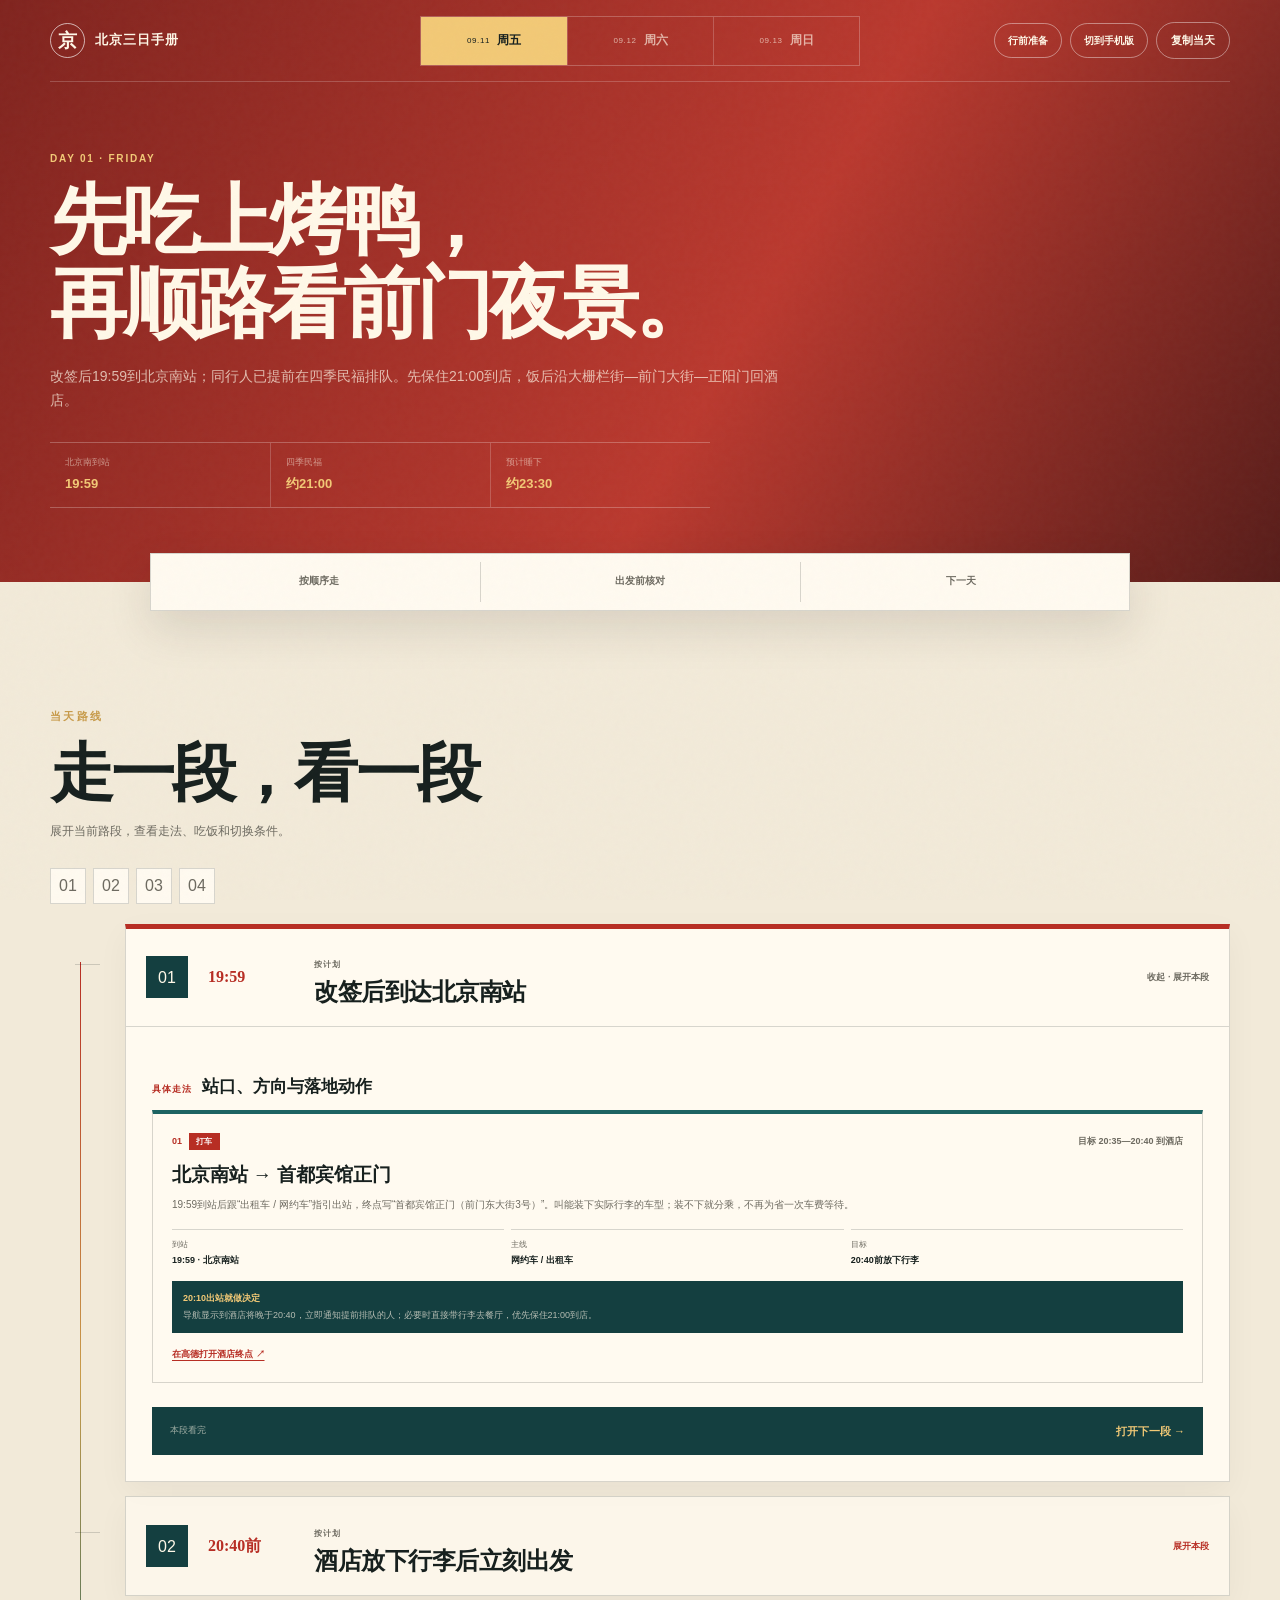
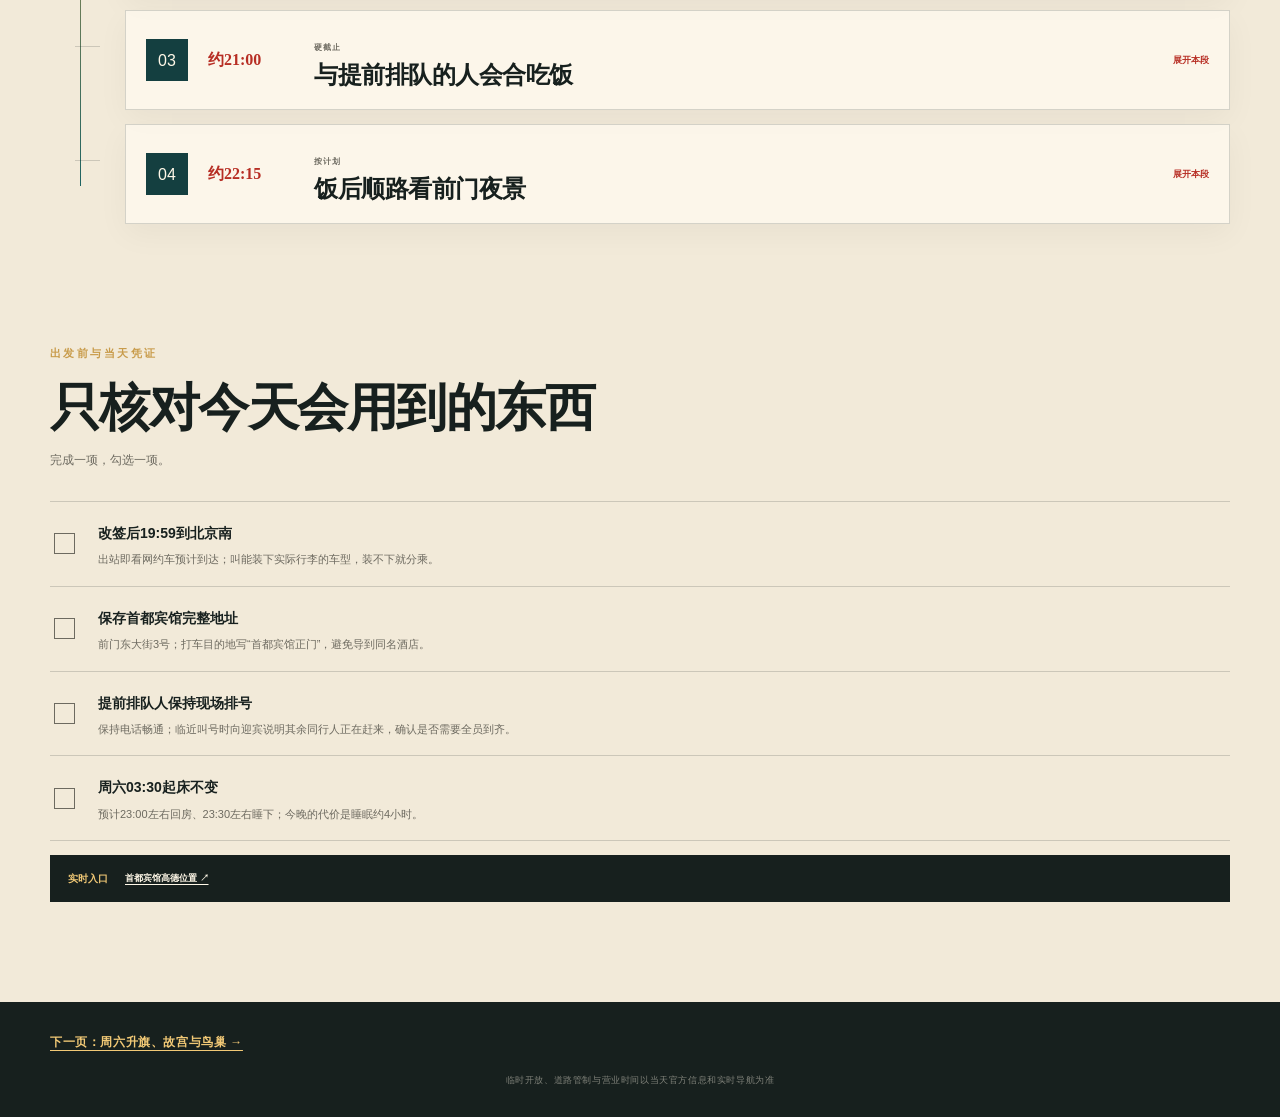
<file: index.html>
<!doctype html>
<html lang="zh-CN">
<head>
  <meta charset="utf-8">
  <meta name="viewport" content="width=device-width, initial-scale=1">
  <meta http-equiv="refresh" content="0; url=friday.html">
  <title>北京三日手册</title>
  <link rel="canonical" href="friday.html">
</head>
<body>
  <p>正在进入北京三日手册……</p>
  <p><a href="friday.html">如果没有自动跳转，请点这里</a></p>
</body>
</html>
</file>
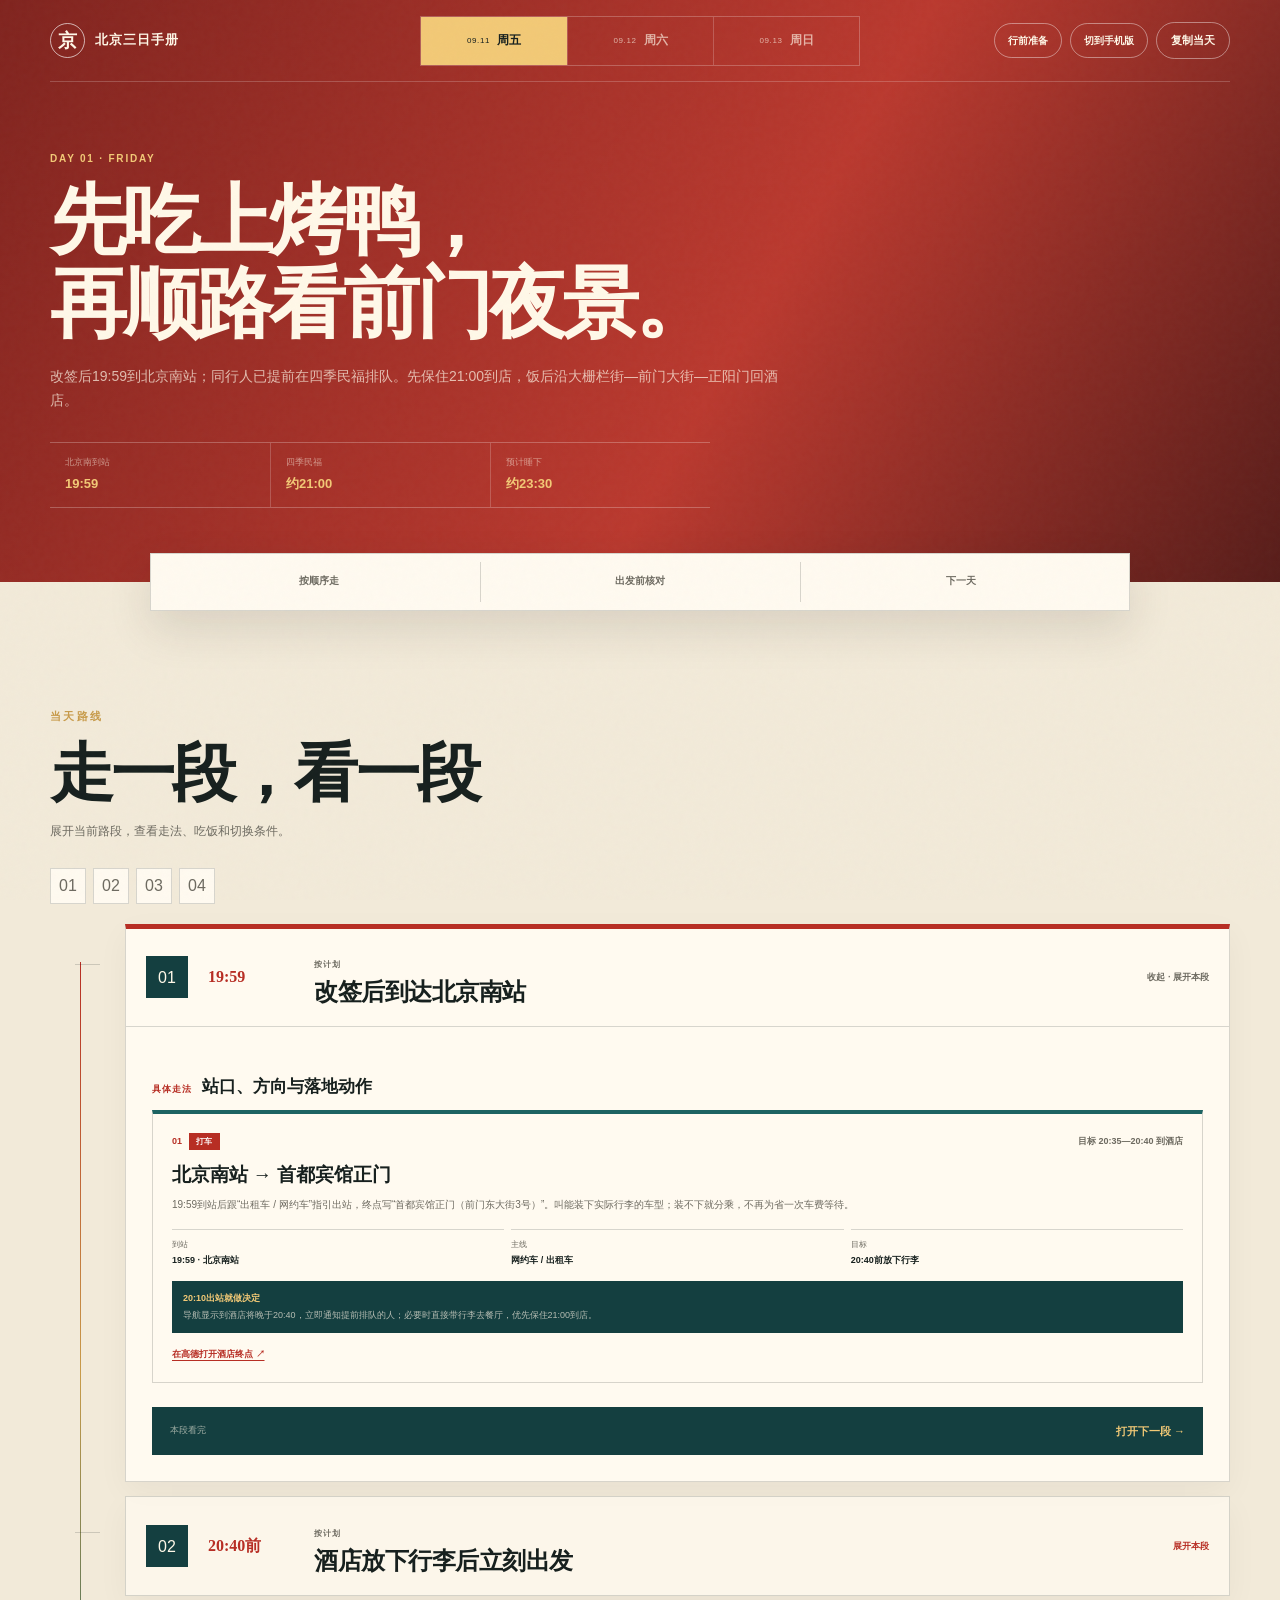
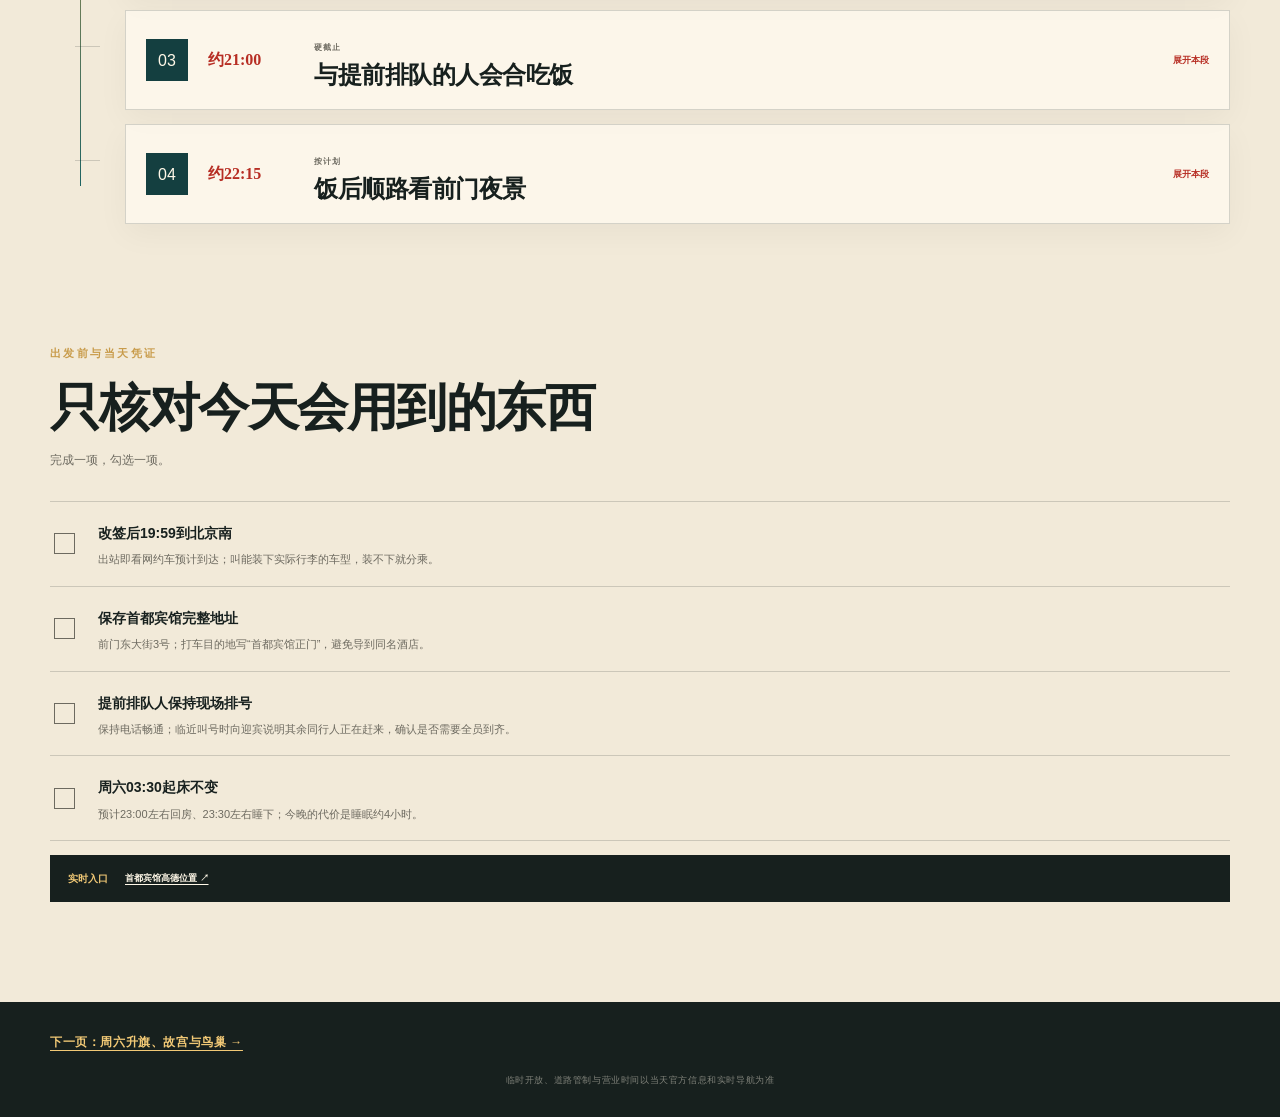
<file: friday.html>
<!doctype html>
<html lang="zh-CN">
<head>
  <meta charset="utf-8">
  <meta name="viewport" content="width=device-width, initial-scale=1">
  <meta name="description" content="2026年9月11日北京周五晚到、四季民福与前门夜景完整执行页">
  <title>周五｜四季民福与前门夜景</title>
  <link rel="stylesheet" href="styles.css">
  <link rel="stylesheet" href="daily.css">
</head>
<body data-day="friday">
  <header class="daily-hero">
    <nav class="day-switcher" aria-label="切换每日行程">
      <a class="daily-brand" href="friday.html"><span>京</span><b>北京三日手册</b></a>
      <div class="day-tabs">
        <a href="friday.html" aria-current="page"><small>09.11</small><b>周五</b></a>
        <a href="saturday.html"><small>09.12</small><b>周六</b></a>
        <a href="sunday.html"><small>09.13</small><b>周日</b></a>
      </div>
      <div class="day-actions"><a class="prepare-link" href="prepare.html">行前准备</a><button id="viewMode" type="button" aria-pressed="false">切到手机版</button><button id="copyDay" type="button">复制当天</button></div>
    </nav>
    <div class="daily-hero-inner">
      <p class="daily-sequence">DAY 01 · FRIDAY</p>
      <h1>先吃上烤鸭，<br>再顺路看前门夜景。</h1>
      <p>改签后19:59到北京南站；同行人已提前在四季民福排队。先保住21:00到店，饭后沿大栅栏街—前门大街—正阳门回酒店。</p>
      <dl><div><dt>北京南到站</dt><dd>19:59</dd></div><div><dt>四季民福</dt><dd>约21:00</dd></div><div><dt>预计睡下</dt><dd>约23:30</dd></div></dl>
    </div>
  </header>
  <main class="daily-page-main">
    <nav class="daily-index" aria-label="本页索引"><a href="#journey">按顺序走</a><a href="#before-you-go">出发前核对</a><a href="saturday.html">下一天</a></nav>
    <section class="daily-loading" id="dailyLoading"><span></span><p>正在整理周五手册…</p></section>
    <section class="daily-journey" id="journey"><div id="journeyContent"></div></section>
    <section class="daily-before" id="before-you-go"></section>
  </main>
  <footer class="daily-footer"><a href="saturday.html">下一页：周六升旗、故宫与鸟巢 →</a><p>临时开放、道路管制与营业时间以当天官方信息和实时导航为准</p></footer>
  <div class="toast" id="toast" role="status" aria-live="polite"></div>
  <script src="daily-page.js" defer></script>
</body>
</html>
</file>
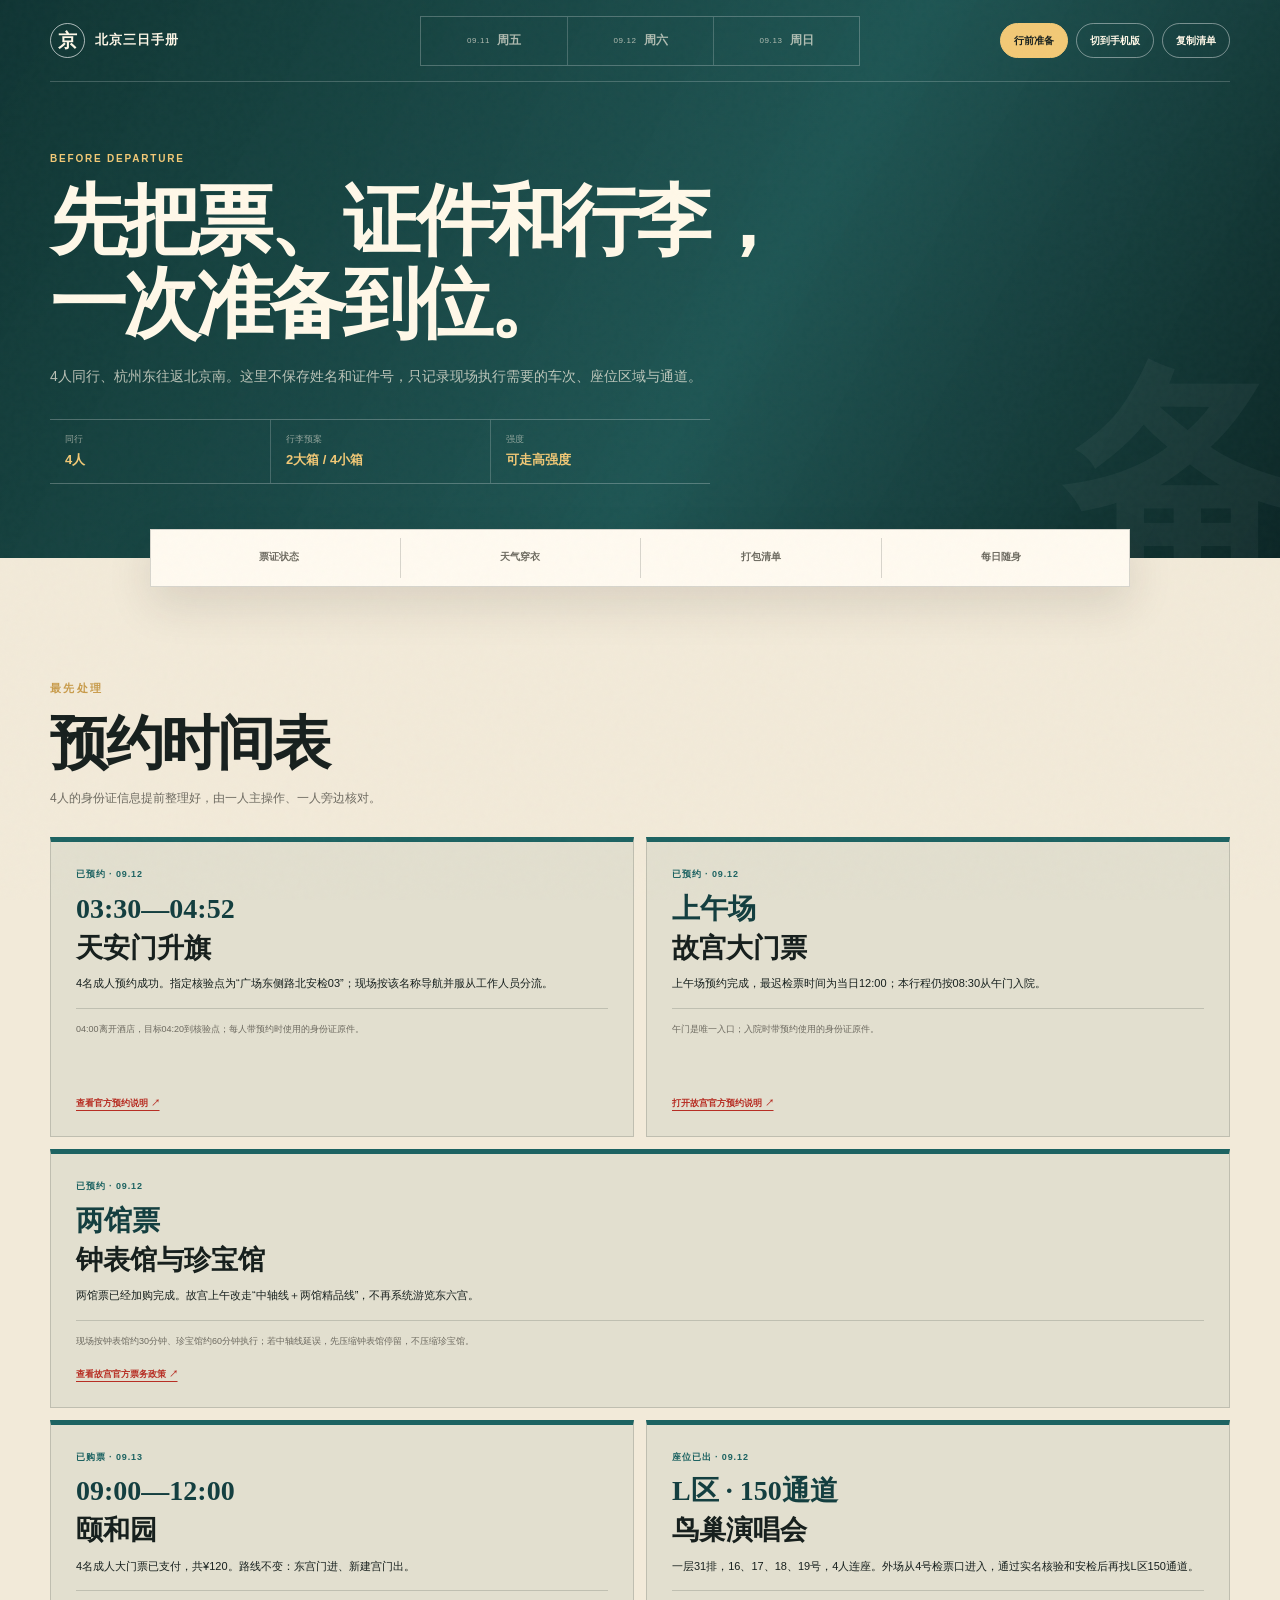
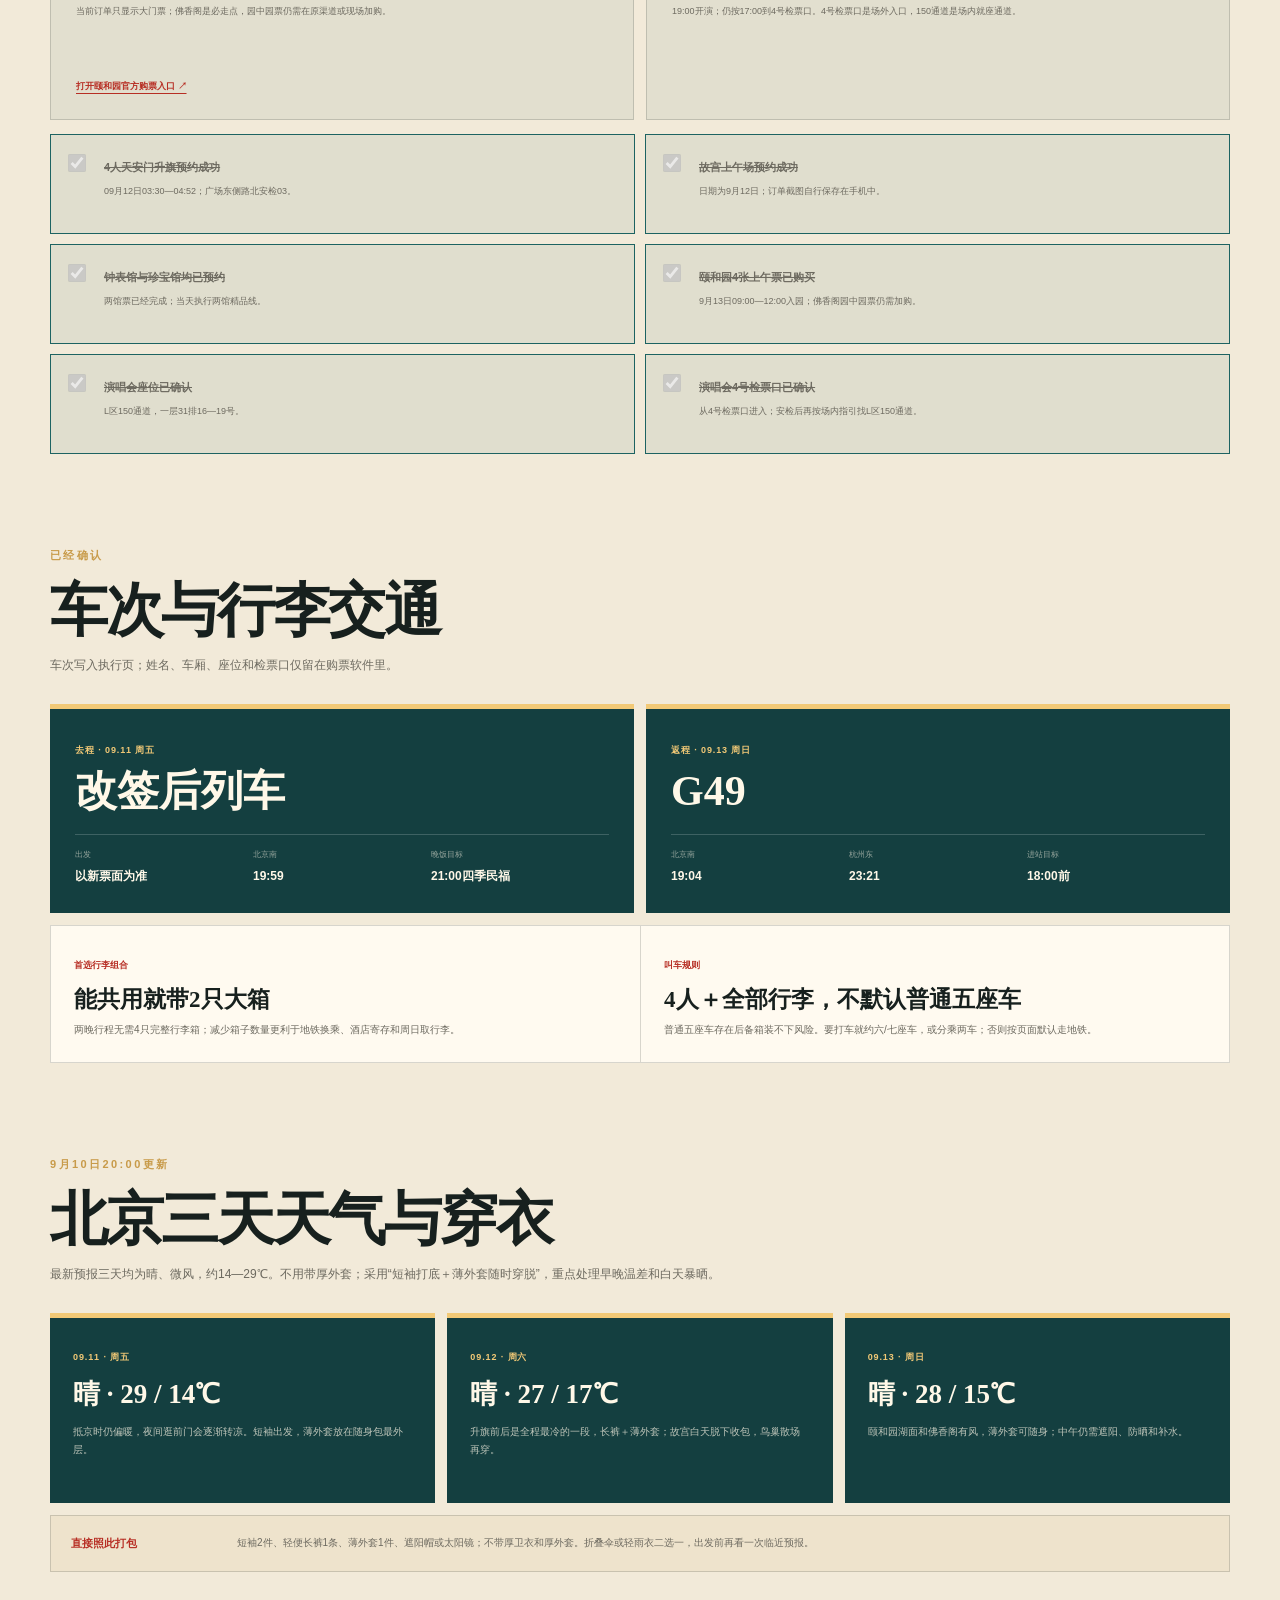
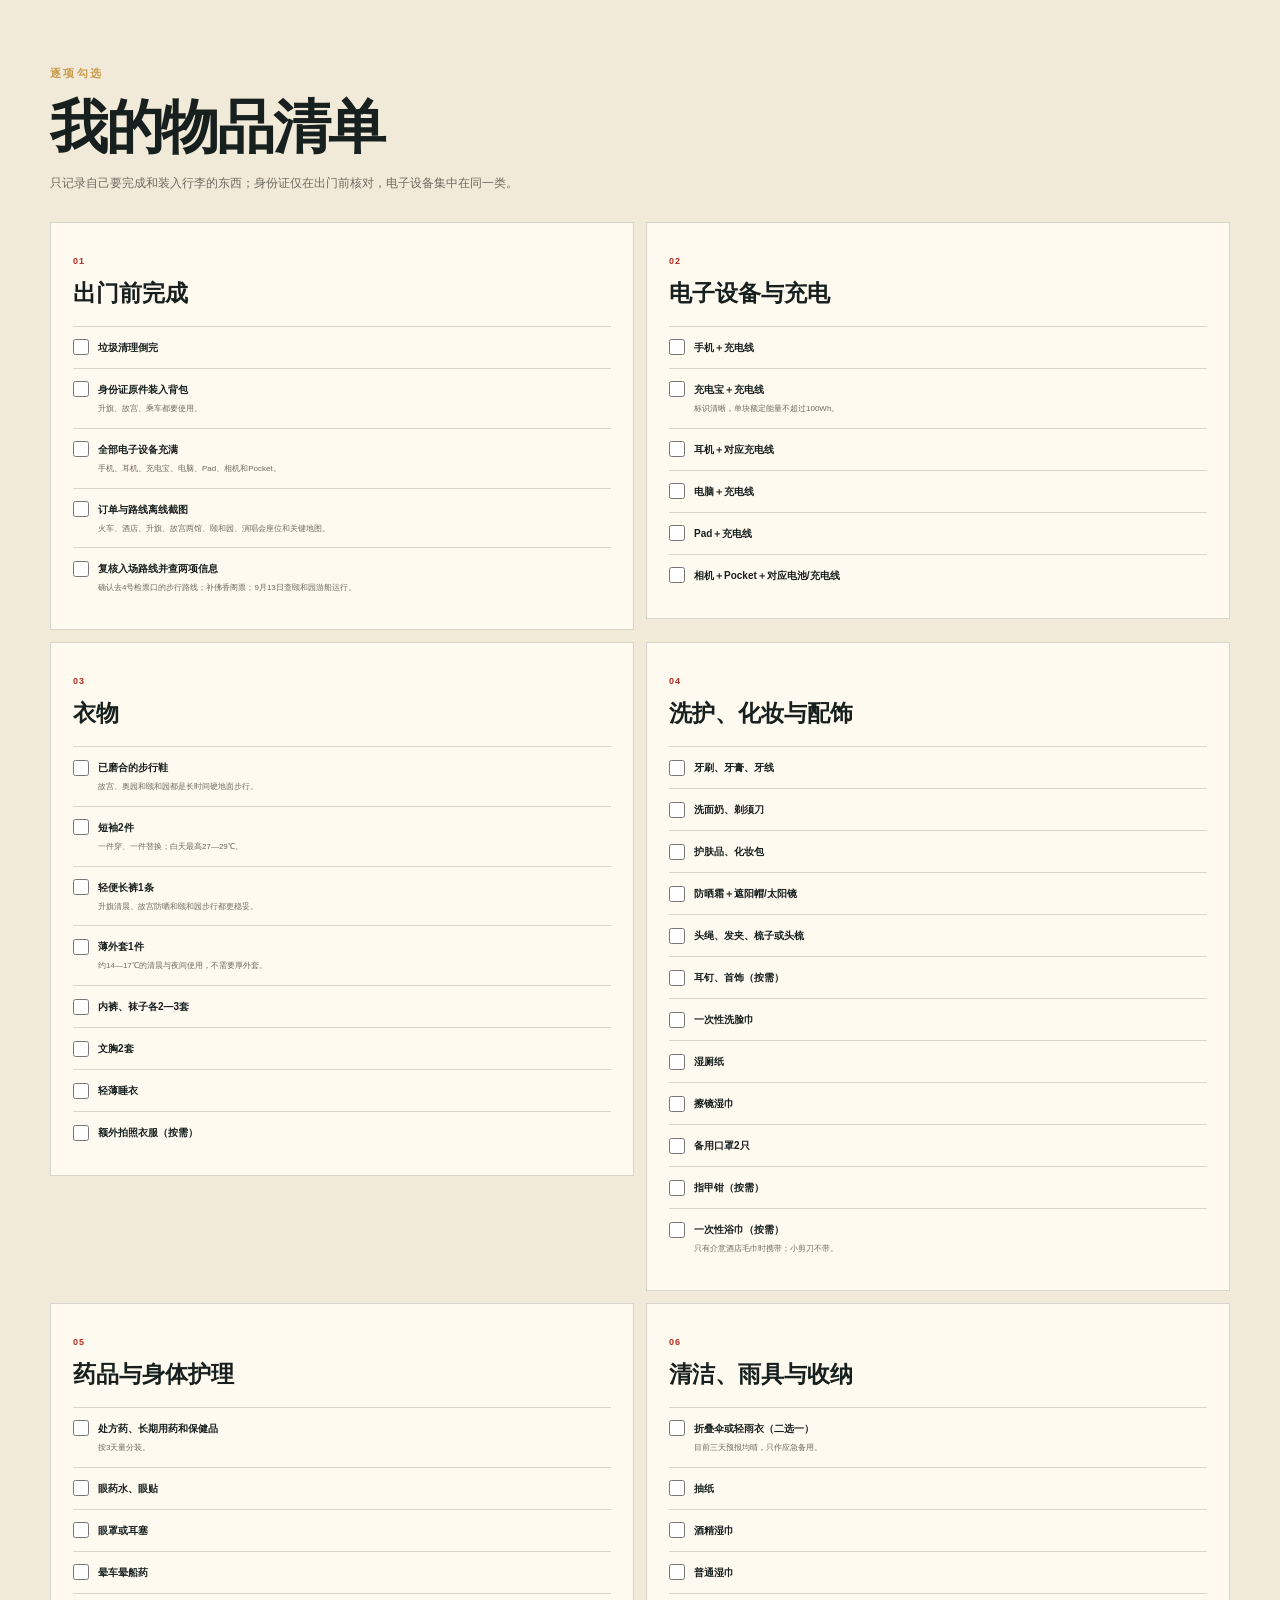
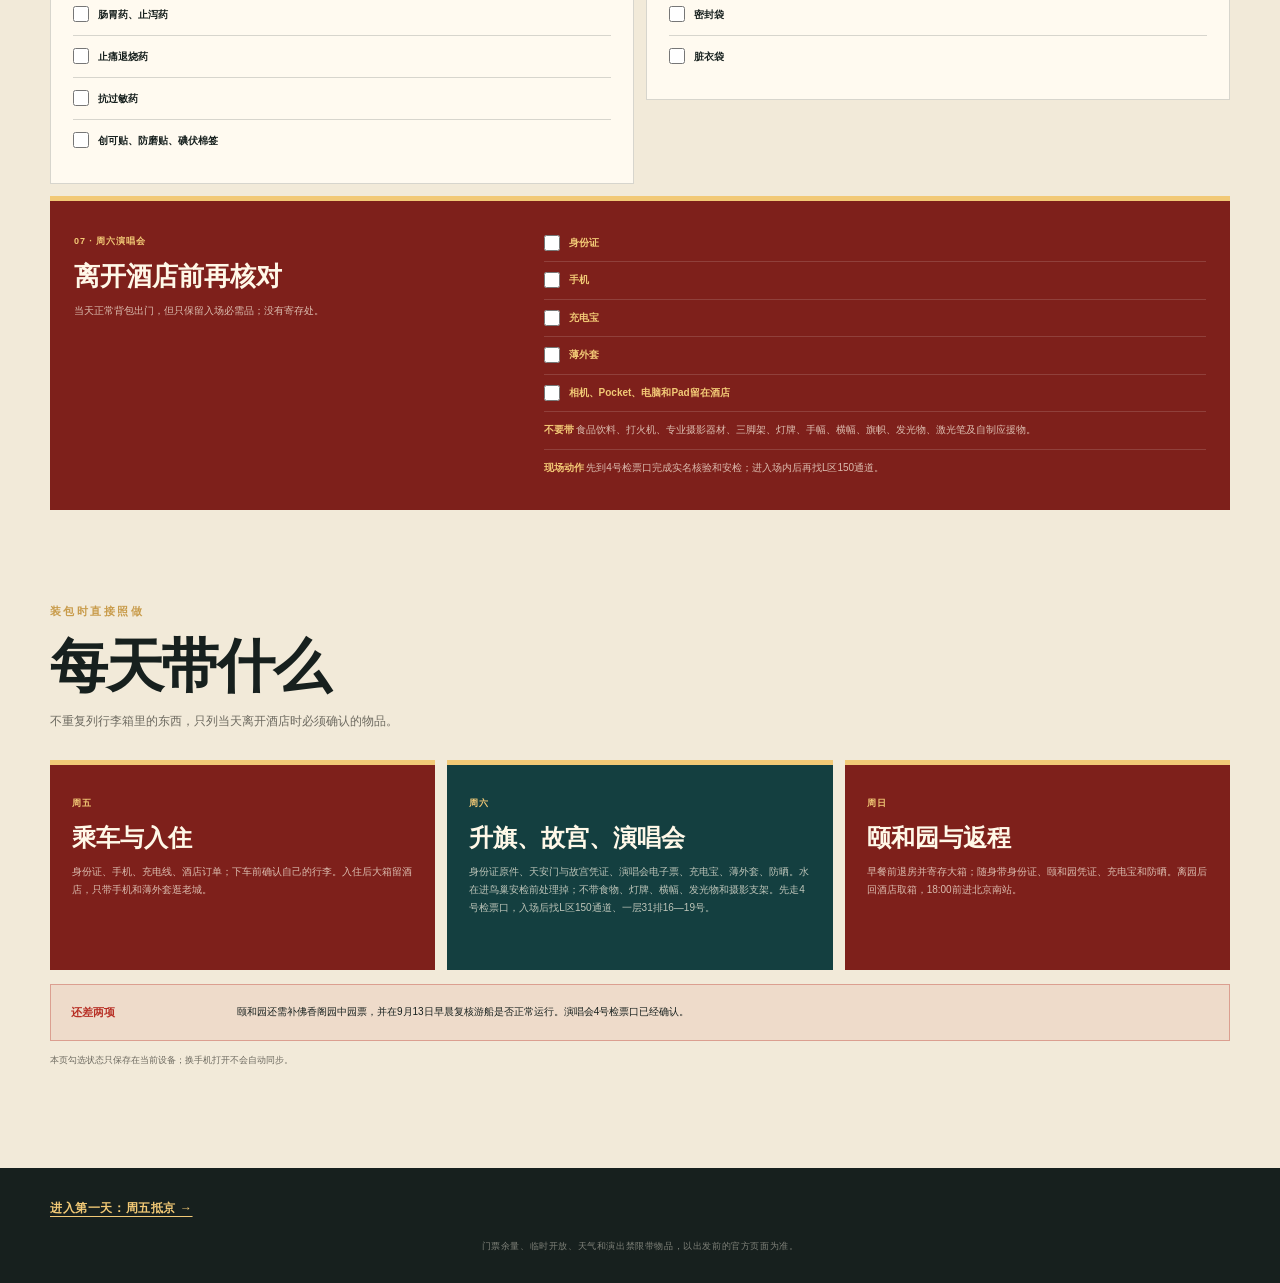
<file: prepare.html>
<!doctype html>
<html lang="zh-CN">
<head>
  <meta charset="utf-8">
  <meta name="viewport" content="width=device-width, initial-scale=1">
  <meta name="description" content="2026年9月北京四人周末旅行的预约、车次、天气、行李与随身物品清单">
  <title>行前准备｜北京三日手册</title>
  <link rel="stylesheet" href="styles.css">
  <link rel="stylesheet" href="daily.css">
</head>
<body data-day="prepare">
  <header class="daily-hero prep-hero">
    <nav class="day-switcher" aria-label="切换每日行程">
      <a class="daily-brand" href="prepare.html"><span>京</span><b>北京三日手册</b></a>
      <div class="day-tabs">
        <a href="friday.html"><small>09.11</small><b>周五</b></a>
        <a href="saturday.html"><small>09.12</small><b>周六</b></a>
        <a href="sunday.html"><small>09.13</small><b>周日</b></a>
      </div>
      <div class="day-actions"><a class="prepare-link is-current" href="prepare.html">行前准备</a><button id="viewMode" type="button" aria-pressed="false">切到手机版</button><button id="copyPrep" type="button">复制清单</button></div>
    </nav>
    <div class="daily-hero-inner">
      <p class="daily-sequence">BEFORE DEPARTURE</p>
      <h1>先把票、证件和行李，<br>一次准备到位。</h1>
      <p>4人同行、杭州东往返北京南。这里不保存姓名和证件号，只记录现场执行需要的车次、座位区域与通道。</p>
      <dl><div><dt>同行</dt><dd>4人</dd></div><div><dt>行李预案</dt><dd>2大箱 / 4小箱</dd></div><div><dt>强度</dt><dd>可走高强度</dd></div></dl>
    </div>
  </header>

  <main class="prep-main">
    <nav class="daily-index prep-index" aria-label="本页索引"><a href="#booking">票证状态</a><a href="#weather">天气穿衣</a><a href="#packing">打包清单</a><a href="#daily-carry">每日随身</a></nav>

    <section class="prep-section urgent-section" id="booking">
      <header class="prep-heading"><p class="eyebrow">最先处理</p><h2>预约时间表</h2><p>4人的身份证信息提前整理好，由一人主操作、一人旁边核对。</p></header>
      <div class="deadline-grid">
        <article class="deadline-card done">
          <span>已预约 · 09.12</span><time>03:30—04:52</time><h3>天安门升旗</h3>
          <p>4名成人预约成功。指定核验点为“广场东侧路北安检03”；现场按该名称导航并服从工作人员分流。</p>
          <small>04:00离开酒店，目标04:20到核验点；每人带预约时使用的身份证原件。</small>
          <a href="https://tamgw.beijing.gov.cn/zhengwugongkai/tzgg/202509/t20250922_4207260.html" target="_blank" rel="noreferrer">查看官方预约说明 ↗</a>
        </article>
        <article class="deadline-card done">
          <span>已预约 · 09.12</span><time>上午场</time><h3>故宫大门票</h3>
          <p>上午场预约完成，最迟检票时间为当日12:00；本行程仍按08:30从午门入院。</p>
          <small>午门是唯一入口；入院时带预约使用的身份证原件。</small>
          <a href="https://www.dpm.org.cn/subject_booking/" target="_blank" rel="noreferrer">打开故宫官方预约说明 ↗</a>
        </article>
        <article class="deadline-card done wide">
          <span>已预约 · 09.12</span><time>两馆票</time><h3>钟表馆与珍宝馆</h3>
          <p>两馆票已经加购完成。故宫上午改走“中轴线＋两馆精品线”，不再系统游览东六宫。</p>
          <small>现场按钟表馆约30分钟、珍宝馆约60分钟执行；若中轴线延误，先压缩钟表馆停留，不压缩珍宝馆。</small>
          <a href="https://www.dpm.org.cn/subject_booking/" target="_blank" rel="noreferrer">查看故宫官方票务政策 ↗</a>
        </article>
        <article class="deadline-card done">
          <span>已购票 · 09.13</span><time>09:00—12:00</time><h3>颐和园</h3>
          <p>4名成人大门票已支付，共¥120。路线不变：东宫门进、新建宫门出。</p>
          <small>当前订单只显示大门票；佛香阁是必走点，园中园票仍需在原渠道或现场加购。</small>
          <a href="https://yhy.yidyou.cn/" target="_blank" rel="noreferrer">打开颐和园官方购票入口 ↗</a>
        </article>
        <article class="deadline-card done">
          <span>座位已出 · 09.12</span><time>L区 · 150通道</time><h3>鸟巢演唱会</h3>
          <p>一层31排，16、17、18、19号，4人连座。外场从4号检票口进入，通过实名核验和安检后再找L区150通道。</p>
          <small>19:00开演；仍按17:00到4号检票口。4号检票口是场外入口，150通道是场内就座通道。</small>
        </article>
      </div>
      <div class="prep-checks" data-check-group="booking">
        <label><input type="checkbox" data-prep-check="square" data-confirmed="true"><span></span><div><b>4人天安门升旗预约成功</b><p>09月12日03:30—04:52；广场东侧路北安检03。</p></div></label>
        <label><input type="checkbox" data-prep-check="palace" data-confirmed="true"><span></span><div><b>故宫上午场预约成功</b><p>日期为9月12日；订单截图自行保存在手机中。</p></div></label>
        <label><input type="checkbox" data-prep-check="treasure" data-confirmed="true"><span></span><div><b>钟表馆与珍宝馆均已预约</b><p>两馆票已经完成；当天执行两馆精品线。</p></div></label>
        <label><input type="checkbox" data-prep-check="summer" data-confirmed="true"><span></span><div><b>颐和园4张上午票已购买</b><p>9月13日09:00—12:00入园；佛香阁园中园票仍需加购。</p></div></label>
        <label><input type="checkbox" data-prep-check="concert-seat" data-confirmed="true"><span></span><div><b>演唱会座位已确认</b><p>L区150通道，一层31排16—19号。</p></div></label>
        <label><input type="checkbox" data-prep-check="concert-entry" data-confirmed="true"><span></span><div><b>演唱会4号检票口已确认</b><p>从4号检票口进入；安检后再按场内指引找L区150通道。</p></div></label>
      </div>
    </section>

    <section class="prep-section" id="trains">
      <header class="prep-heading"><p class="eyebrow">已经确认</p><h2>车次与行李交通</h2><p>车次写入执行页；姓名、车厢、座位和检票口仅留在购票软件里。</p></header>
      <div class="train-grid">
        <article><span>去程 · 09.11 周五</span><h3>改签后列车</h3><dl><div><dt>出发</dt><dd>以新票面为准</dd></div><div><dt>北京南</dt><dd>19:59</dd></div><div><dt>晚饭目标</dt><dd>21:00四季民福</dd></div></dl></article>
        <article><span>返程 · 09.13 周日</span><h3>G49</h3><dl><div><dt>北京南</dt><dd>19:04</dd></div><div><dt>杭州东</dt><dd>23:21</dd></div><div><dt>进站目标</dt><dd>18:00前</dd></div></dl></article>
      </div>
      <div class="transport-callout">
        <div><span>首选行李组合</span><h3>能共用就带2只大箱</h3><p>两晚行程无需4只完整行李箱；减少箱子数量更利于地铁换乘、酒店寄存和周日取行李。</p></div>
        <div><span>叫车规则</span><h3>4人＋全部行李，不默认普通五座车</h3><p>普通五座车存在后备箱装不下风险。要打车就约六/七座车，或分乘两车；否则按页面默认走地铁。</p></div>
      </div>
    </section>

    <section class="prep-section" id="weather">
      <header class="prep-heading"><p class="eyebrow">9月10日20:00更新</p><h2>北京三天天气与穿衣</h2><p>最新预报三天均为晴、微风，约14—29℃。不用带厚外套；采用“短袖打底＋薄外套随时穿脱”，重点处理早晚温差和白天暴晒。</p></header>
      <div class="weather-grid">
        <article><span>09.11 · 周五</span><h3>晴 · 29 / 14℃</h3><p>抵京时仍偏暖，夜间逛前门会逐渐转凉。短袖出发，薄外套放在随身包最外层。</p></article>
        <article><span>09.12 · 周六</span><h3>晴 · 27 / 17℃</h3><p>升旗前后是全程最冷的一段，长裤＋薄外套；故宫白天脱下收包，鸟巢散场再穿。</p></article>
        <article><span>09.13 · 周日</span><h3>晴 · 28 / 15℃</h3><p>颐和园湖面和佛香阁有风，薄外套可随身；中午仍需遮阳、防晒和补水。</p></article>
      </div>
      <div class="weather-summary"><b>直接照此打包</b><span>短袖2件、轻便长裤1条、薄外套1件、遮阳帽或太阳镜；不带厚卫衣和厚外套。折叠伞或轻雨衣二选一，出发前再看一次临近预报。</span></div>
    </section>

    <section class="prep-section" id="packing">
      <header class="prep-heading"><p class="eyebrow">逐项勾选</p><h2>我的物品清单</h2><p>只记录自己要完成和装入行李的东西；身份证仅在出门前核对，电子设备集中在同一类。</p></header>
      <div class="packing-grid">
        <article><span>01</span><h3>出门前完成</h3><ul>
          <li><label><input type="checkbox" data-prep-check="trash"><b>垃圾清理倒完</b></label></li>
          <li><label><input type="checkbox" data-prep-check="id-packed"><b>身份证原件装入背包</b></label><small>升旗、故宫、乘车都要使用。</small></li>
          <li><label><input type="checkbox" data-prep-check="devices-charged"><b>全部电子设备充满</b></label><small>手机、耳机、充电宝、电脑、Pad、相机和Pocket。</small></li>
          <li><label><input type="checkbox" data-prep-check="screens"><b>订单与路线离线截图</b></label><small>火车、酒店、升旗、故宫两馆、颐和园、演唱会座位和关键地图。</small></li>
          <li><label><input type="checkbox" data-prep-check="last-check"><b>复核入场路线并查两项信息</b></label><small>确认去4号检票口的步行路线；补佛香阁票；9月13日查颐和园游船运行。</small></li>
        </ul></article>
        <article><span>02</span><h3>电子设备与充电</h3><ul>
          <li><label><input type="checkbox" data-prep-check="phone"><b>手机＋充电线</b></label></li>
          <li><label><input type="checkbox" data-prep-check="power"><b>充电宝＋充电线</b></label><small>标识清晰，单块额定能量不超过100Wh。</small></li>
          <li><label><input type="checkbox" data-prep-check="earphones"><b>耳机＋对应充电线</b></label></li>
          <li><label><input type="checkbox" data-prep-check="laptop"><b>电脑＋充电线</b></label></li>
          <li><label><input type="checkbox" data-prep-check="pad"><b>Pad＋充电线</b></label></li>
          <li><label><input type="checkbox" data-prep-check="camera-pocket"><b>相机＋Pocket＋对应电池/充电线</b></label></li>
        </ul></article>
        <article><span>03</span><h3>衣物</h3><ul>
          <li><label><input type="checkbox" data-prep-check="shoes"><b>已磨合的步行鞋</b></label><small>故宫、奥园和颐和园都是长时间硬地面步行。</small></li>
          <li><label><input type="checkbox" data-prep-check="tops"><b>短袖2件</b></label><small>一件穿、一件替换；白天最高27—29℃。</small></li>
          <li><label><input type="checkbox" data-prep-check="pants"><b>轻便长裤1条</b></label><small>升旗清晨、故宫防晒和颐和园步行都更稳妥。</small></li>
          <li><label><input type="checkbox" data-prep-check="layer"><b>薄外套1件</b></label><small>约14—17℃的清晨与夜间使用，不需要厚外套。</small></li>
          <li><label><input type="checkbox" data-prep-check="underwear-socks"><b>内裤、袜子各2—3套</b></label></li>
          <li><label><input type="checkbox" data-prep-check="bras"><b>文胸2套</b></label></li>
          <li><label><input type="checkbox" data-prep-check="sleepwear"><b>轻薄睡衣</b></label></li>
          <li><label><input type="checkbox" data-prep-check="photo-clothes"><b>额外拍照衣服（按需）</b></label></li>
        </ul></article>
        <article><span>04</span><h3>洗护、化妆与配饰</h3><ul>
          <li><label><input type="checkbox" data-prep-check="oral-care"><b>牙刷、牙膏、牙线</b></label></li>
          <li><label><input type="checkbox" data-prep-check="face-shave"><b>洗面奶、剃须刀</b></label></li>
          <li><label><input type="checkbox" data-prep-check="skincare-makeup"><b>护肤品、化妆包</b></label></li>
          <li><label><input type="checkbox" data-prep-check="sun"><b>防晒霜＋遮阳帽/太阳镜</b></label></li>
          <li><label><input type="checkbox" data-prep-check="hair-accessories"><b>头绳、发夹、梳子或头梳</b></label></li>
          <li><label><input type="checkbox" data-prep-check="jewelry"><b>耳钉、首饰（按需）</b></label></li>
          <li><label><input type="checkbox" data-prep-check="face-towels"><b>一次性洗脸巾</b></label></li>
          <li><label><input type="checkbox" data-prep-check="wet-toilet-paper"><b>湿厕纸</b></label></li>
          <li><label><input type="checkbox" data-prep-check="lens-wipes"><b>擦镜湿巾</b></label></li>
          <li><label><input type="checkbox" data-prep-check="masks"><b>备用口罩2只</b></label></li>
          <li><label><input type="checkbox" data-prep-check="nail-clippers"><b>指甲钳（按需）</b></label></li>
          <li><label><input type="checkbox" data-prep-check="bath-towel"><b>一次性浴巾（按需）</b></label><small>只有介意酒店毛巾时携带；小剪刀不带。</small></li>
        </ul></article>
        <article><span>05</span><h3>药品与身体护理</h3><ul>
          <li><label><input type="checkbox" data-prep-check="personal-medicine"><b>处方药、长期用药和保健品</b></label><small>按3天量分装。</small></li>
          <li><label><input type="checkbox" data-prep-check="eye-care"><b>眼药水、眼贴</b></label></li>
          <li><label><input type="checkbox" data-prep-check="sleep"><b>眼罩或耳塞</b></label></li>
          <li><label><input type="checkbox" data-prep-check="motion-sickness"><b>晕车晕船药</b></label></li>
          <li><label><input type="checkbox" data-prep-check="stomach"><b>肠胃药、止泻药</b></label></li>
          <li><label><input type="checkbox" data-prep-check="pain-fever"><b>止痛退烧药</b></label></li>
          <li><label><input type="checkbox" data-prep-check="allergy"><b>抗过敏药</b></label></li>
          <li><label><input type="checkbox" data-prep-check="first-aid"><b>创可贴、防磨贴、碘伏棉签</b></label></li>
        </ul></article>
        <article><span>06</span><h3>清洁、雨具与收纳</h3><ul>
          <li><label><input type="checkbox" data-prep-check="rain"><b>折叠伞或轻雨衣（二选一）</b></label><small>目前三天预报均晴，只作应急备用。</small></li>
          <li><label><input type="checkbox" data-prep-check="tissues"><b>抽纸</b></label></li>
          <li><label><input type="checkbox" data-prep-check="alcohol-wipes"><b>酒精湿巾</b></label></li>
          <li><label><input type="checkbox" data-prep-check="wet-wipes"><b>普通湿巾</b></label></li>
          <li><label><input type="checkbox" data-prep-check="sealed-bags"><b>密封袋</b></label></li>
          <li><label><input type="checkbox" data-prep-check="laundry-bag"><b>脏衣袋</b></label></li>
        </ul></article>
      </div>
      <div class="concert-bag">
        <div><span>07 · 周六演唱会</span><h3>离开酒店前再核对</h3><p>当天正常背包出门，但只保留入场必需品；没有寄存处。</p></div>
        <ul>
          <li><label><input type="checkbox" data-prep-check="concert-id"><b>身份证</b></label></li>
          <li><label><input type="checkbox" data-prep-check="concert-phone"><b>手机</b></label></li>
          <li><label><input type="checkbox" data-prep-check="concert-power"><b>充电宝</b></label></li>
          <li><label><input type="checkbox" data-prep-check="concert-layer"><b>薄外套</b></label></li>
          <li><label><input type="checkbox" data-prep-check="concert-leave-devices"><b>相机、Pocket、电脑和Pad留在酒店</b></label></li>
          <li><b>不要带</b> 食品饮料、打火机、专业摄影器材、三脚架、灯牌、手幅、横幅、旗帜、发光物、激光笔及自制应援物。</li>
          <li><b>现场动作</b> 先到4号检票口完成实名核验和安检；进入场内后再找L区150通道。</li>
        </ul>
      </div>
    </section>

    <section class="prep-section" id="daily-carry">
      <header class="prep-heading"><p class="eyebrow">装包时直接照做</p><h2>每天带什么</h2><p>不重复列行李箱里的东西，只列当天离开酒店时必须确认的物品。</p></header>
      <div class="carry-grid">
        <article><span>周五</span><h3>乘车与入住</h3><p>身份证、手机、充电线、酒店订单；下车前确认自己的行李。入住后大箱留酒店，只带手机和薄外套逛老城。</p></article>
        <article><span>周六</span><h3>升旗、故宫、演唱会</h3><p>身份证原件、天安门与故宫凭证、演唱会电子票、充电宝、薄外套、防晒。水在进鸟巢安检前处理掉；不带食物、灯牌、横幅、发光物和摄影支架。先走4号检票口，入场后找L区150通道、一层31排16—19号。</p></article>
        <article><span>周日</span><h3>颐和园与返程</h3><p>早餐前退房并寄存大箱；随身带身份证、颐和园凭证、充电宝和防晒。离园后回酒店取箱，18:00前进北京南站。</p></article>
      </div>
      <div class="pending-strip"><b>还差两项</b><span>颐和园还需补佛香阁园中园票，并在9月13日早晨复核游船是否正常运行。演唱会4号检票口已经确认。</span></div>
      <p class="local-save-note">本页勾选状态只保存在当前设备；换手机打开不会自动同步。</p>
    </section>
  </main>

  <footer class="daily-footer"><a href="friday.html">进入第一天：周五抵京 →</a><p>门票余量、临时开放、天气和演出禁限带物品，以出发前的官方页面为准。</p></footer>
  <div class="toast" id="toast" role="status" aria-live="polite"></div>
  <script src="prepare.js" defer></script>
</body>
</html>
</file>
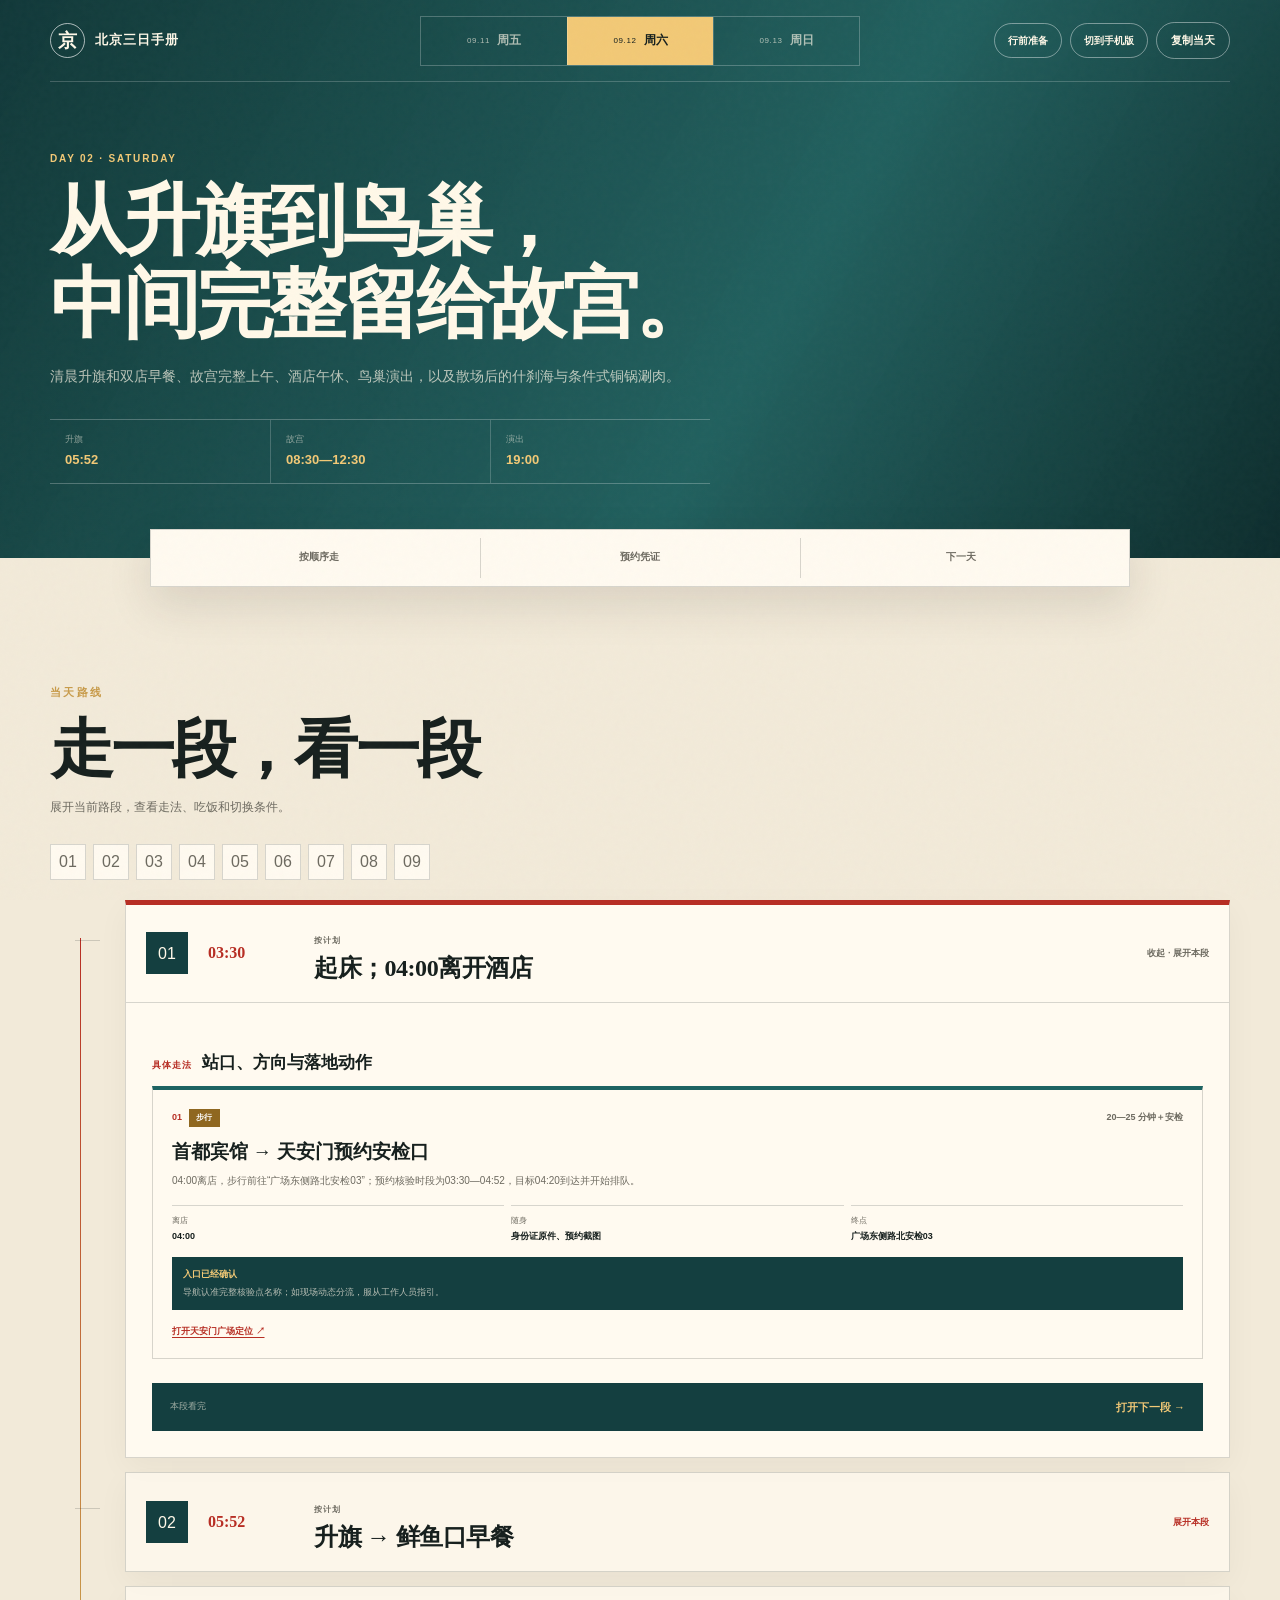
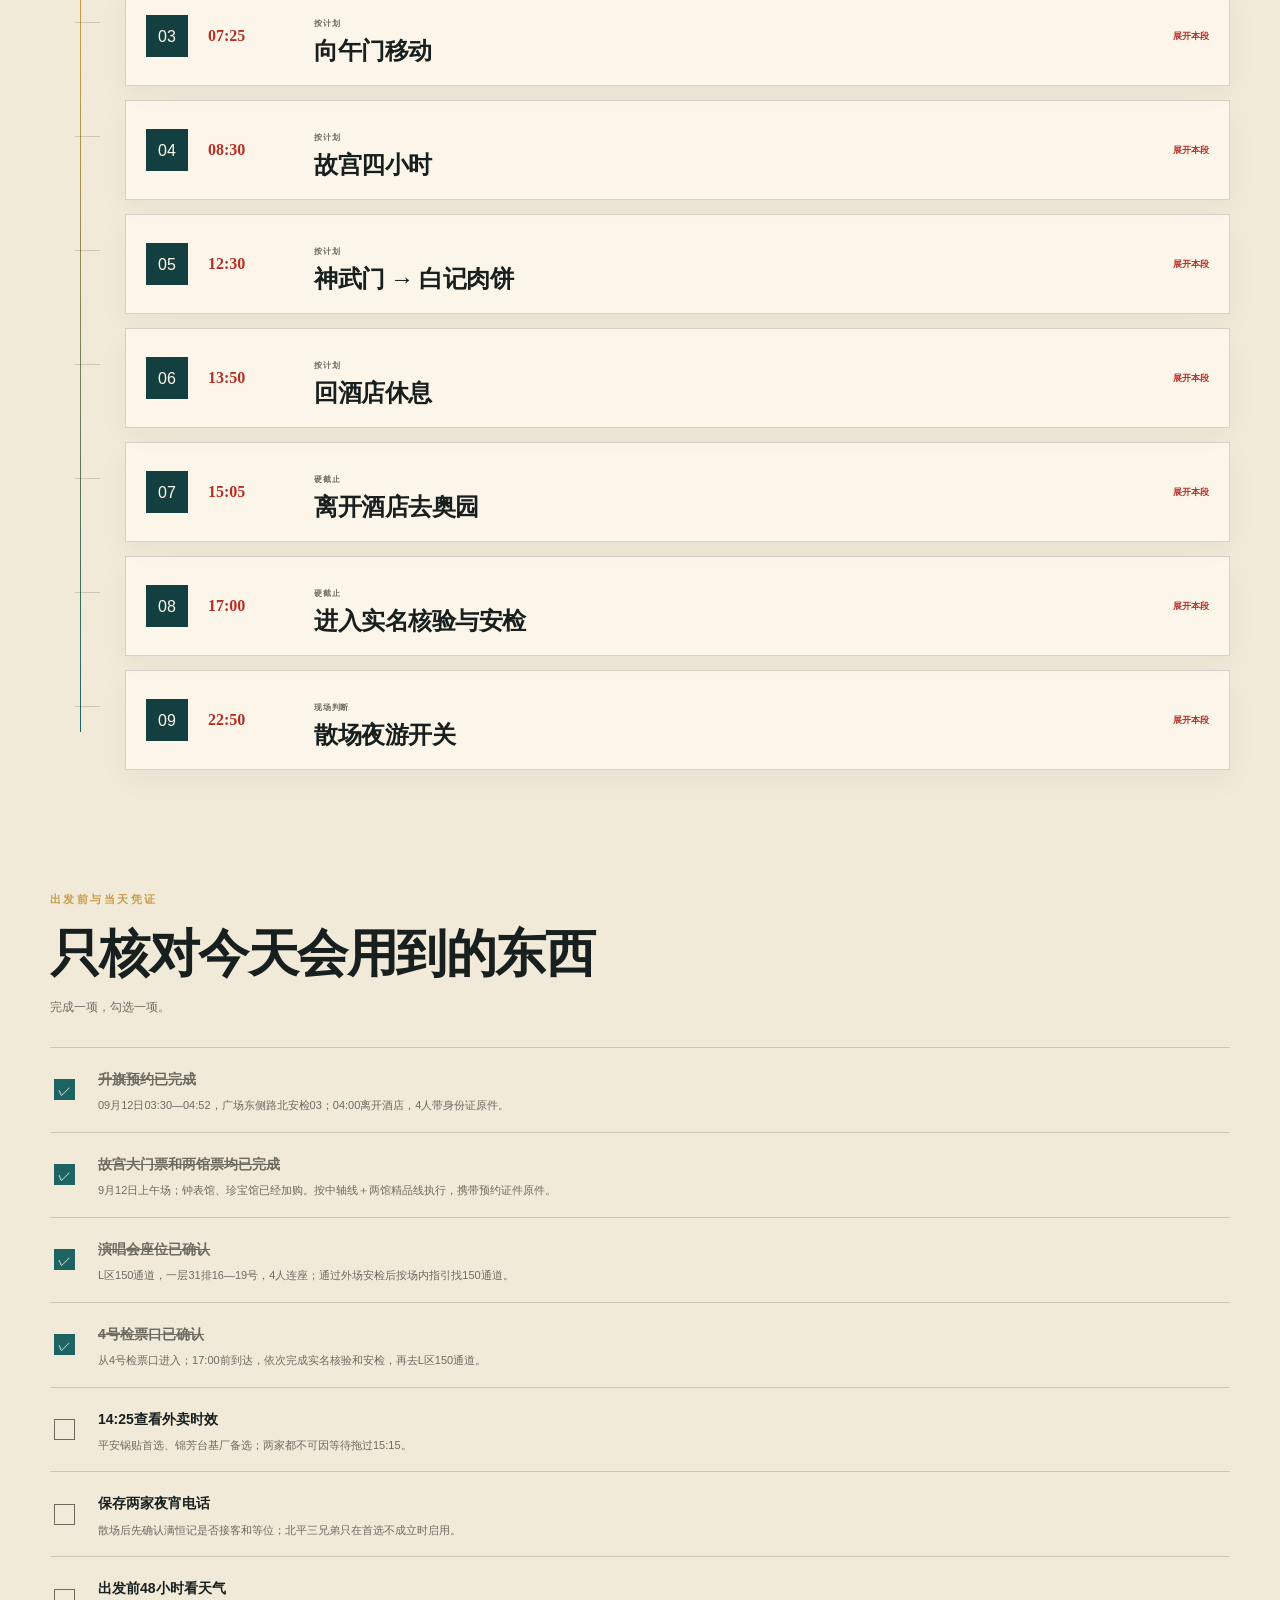
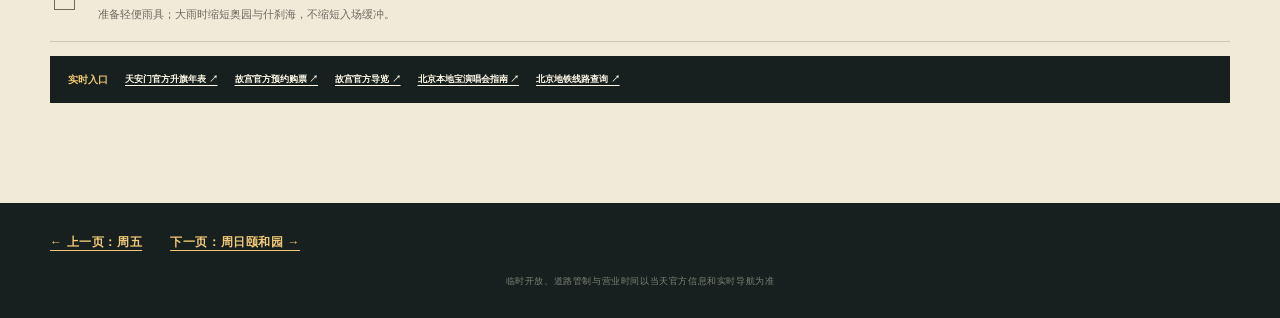
<file: saturday.html>
<!doctype html>
<html lang="zh-CN">
<head>
  <meta charset="utf-8">
  <meta name="viewport" content="width=device-width, initial-scale=1">
  <meta name="description" content="2026年9月12日北京升旗、故宫、鸟巢演唱会与夜宵完整执行页">
  <title>周六｜升旗、故宫与鸟巢</title>
  <link rel="stylesheet" href="styles.css">
  <link rel="stylesheet" href="daily.css">
</head>
<body data-day="saturday">
  <header class="daily-hero">
    <nav class="day-switcher" aria-label="切换每日行程">
      <a class="daily-brand" href="friday.html"><span>京</span><b>北京三日手册</b></a>
      <div class="day-tabs">
        <a href="friday.html"><small>09.11</small><b>周五</b></a>
        <a href="saturday.html" aria-current="page"><small>09.12</small><b>周六</b></a>
        <a href="sunday.html"><small>09.13</small><b>周日</b></a>
      </div>
      <div class="day-actions"><a class="prepare-link" href="prepare.html">行前准备</a><button id="viewMode" type="button" aria-pressed="false">切到手机版</button><button id="copyDay" type="button">复制当天</button></div>
    </nav>
    <div class="daily-hero-inner">
      <p class="daily-sequence">DAY 02 · SATURDAY</p>
      <h1>从升旗到鸟巢，<br>中间完整留给故宫。</h1>
      <p>清晨升旗和双店早餐、故宫完整上午、酒店午休、鸟巢演出，以及散场后的什刹海与条件式铜锅涮肉。</p>
      <dl><div><dt>升旗</dt><dd>05:52</dd></div><div><dt>故宫</dt><dd>08:30—12:30</dd></div><div><dt>演出</dt><dd>19:00</dd></div></dl>
    </div>
  </header>
  <main class="daily-page-main">
    <nav class="daily-index" aria-label="本页索引"><a href="#journey">按顺序走</a><a href="#before-you-go">预约凭证</a><a href="sunday.html">下一天</a></nav>
    <section class="daily-loading" id="dailyLoading"><span></span><p>正在整理周六手册…</p></section>
    <section class="daily-journey" id="journey"><div id="journeyContent"></div></section>
    <section class="daily-before" id="before-you-go"></section>
  </main>
  <footer class="daily-footer"><a href="friday.html">← 上一页：周五</a><a href="sunday.html">下一页：周日颐和园 →</a><p>临时开放、道路管制与营业时间以当天官方信息和实时导航为准</p></footer>
  <div class="toast" id="toast" role="status" aria-live="polite"></div>
  <script src="daily-page.js" defer></script>
</body>
</html>
</file>
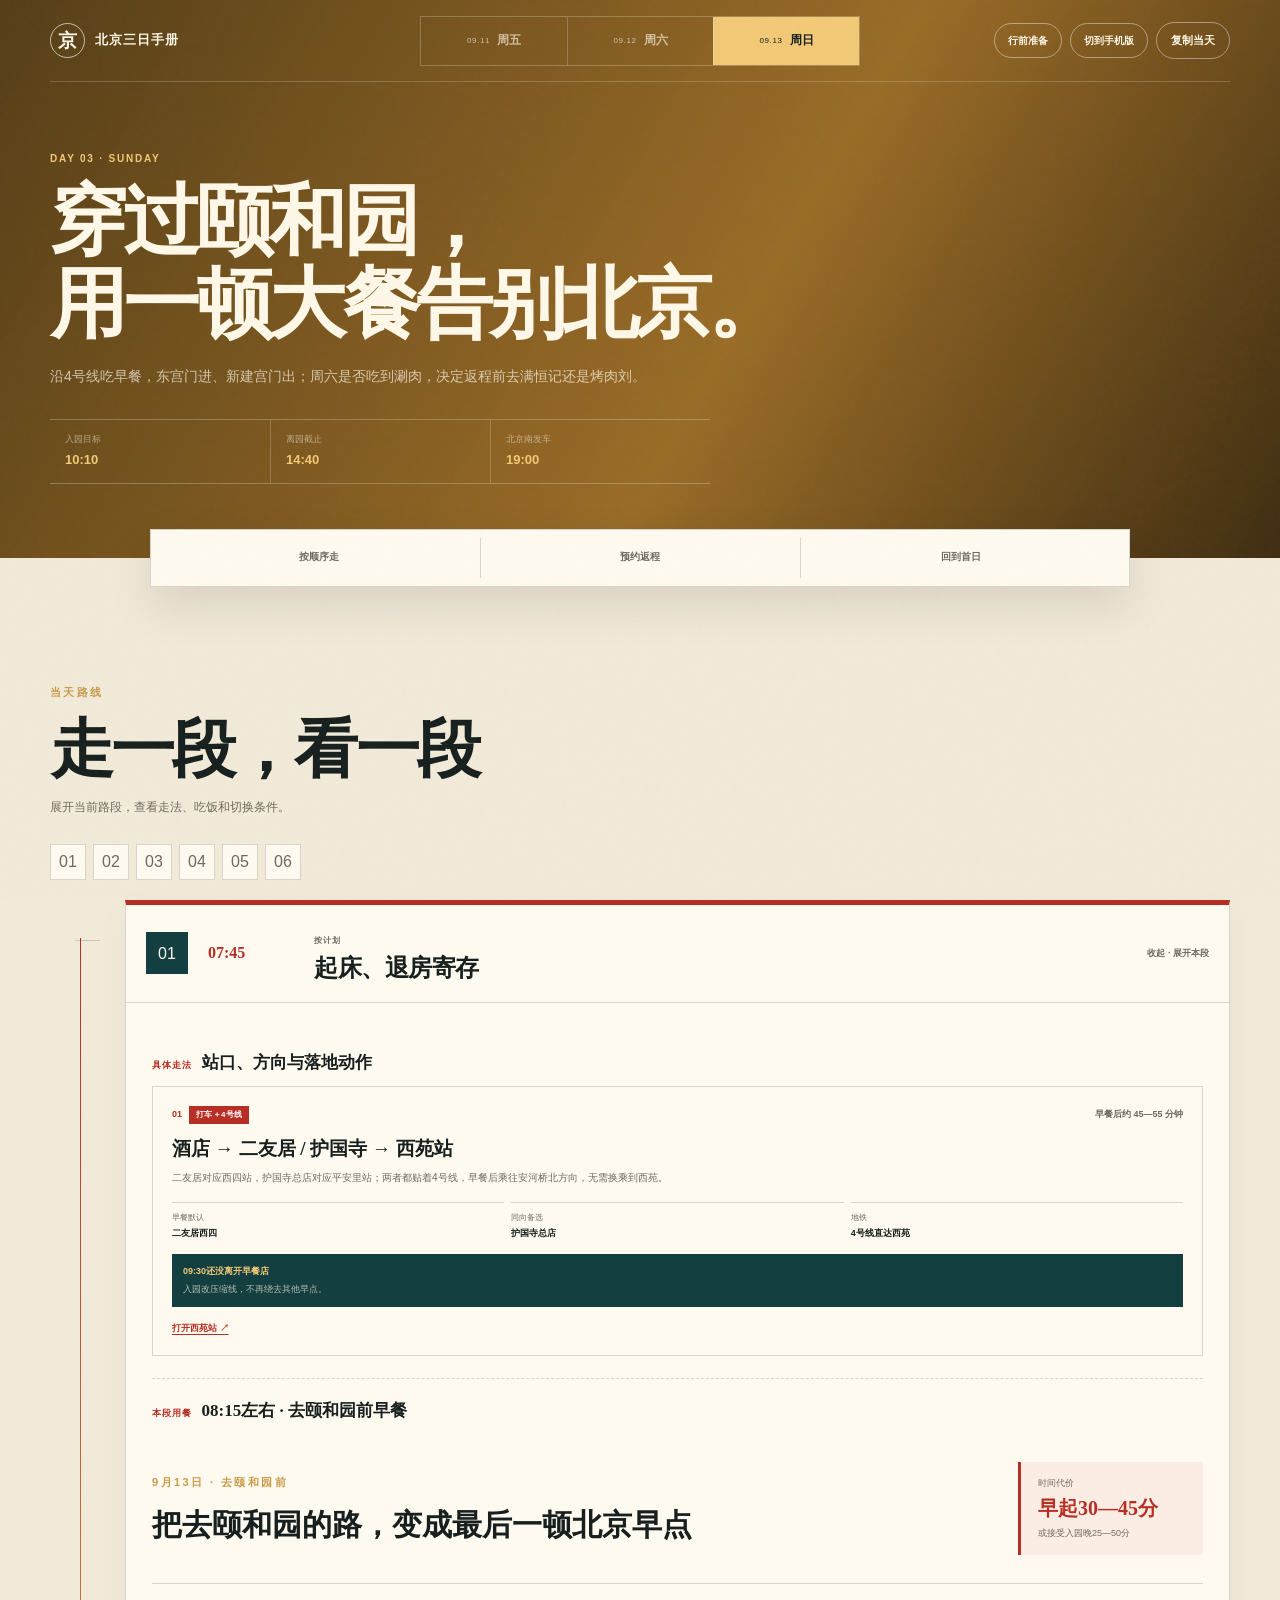
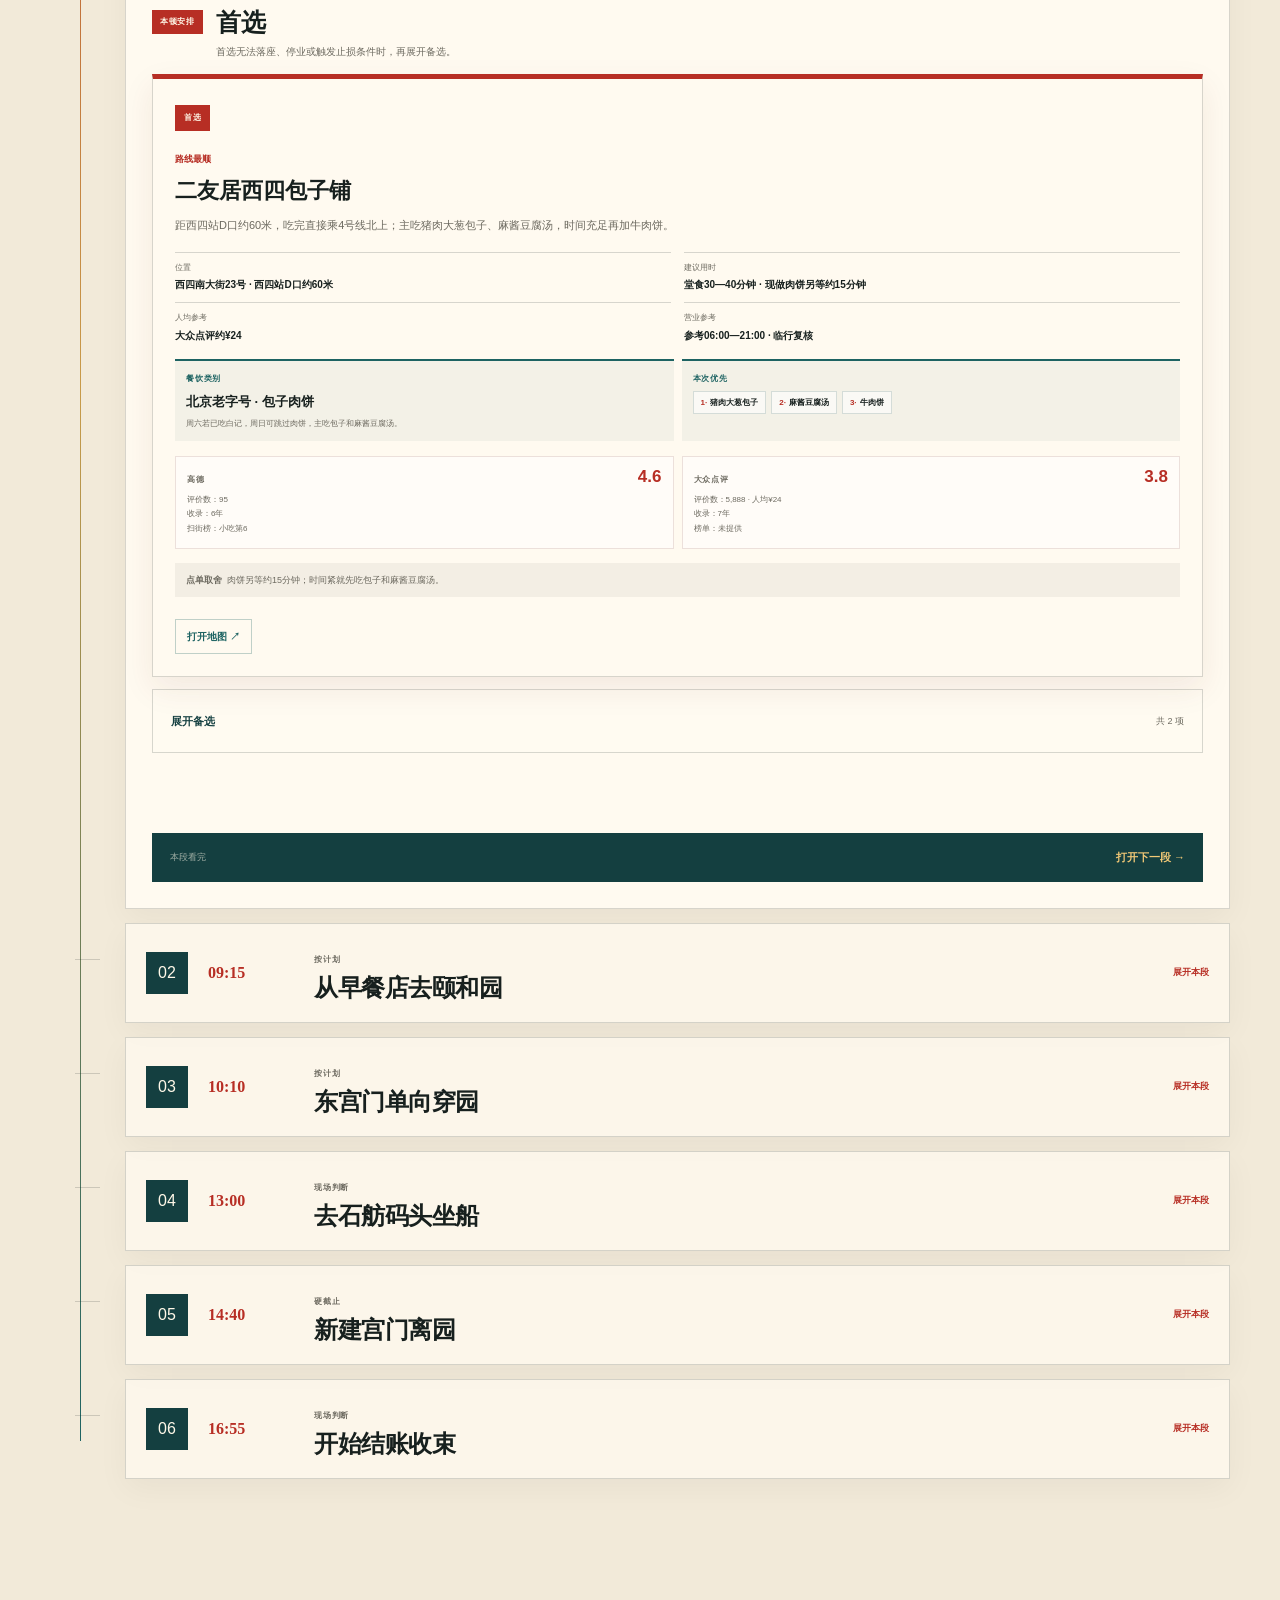
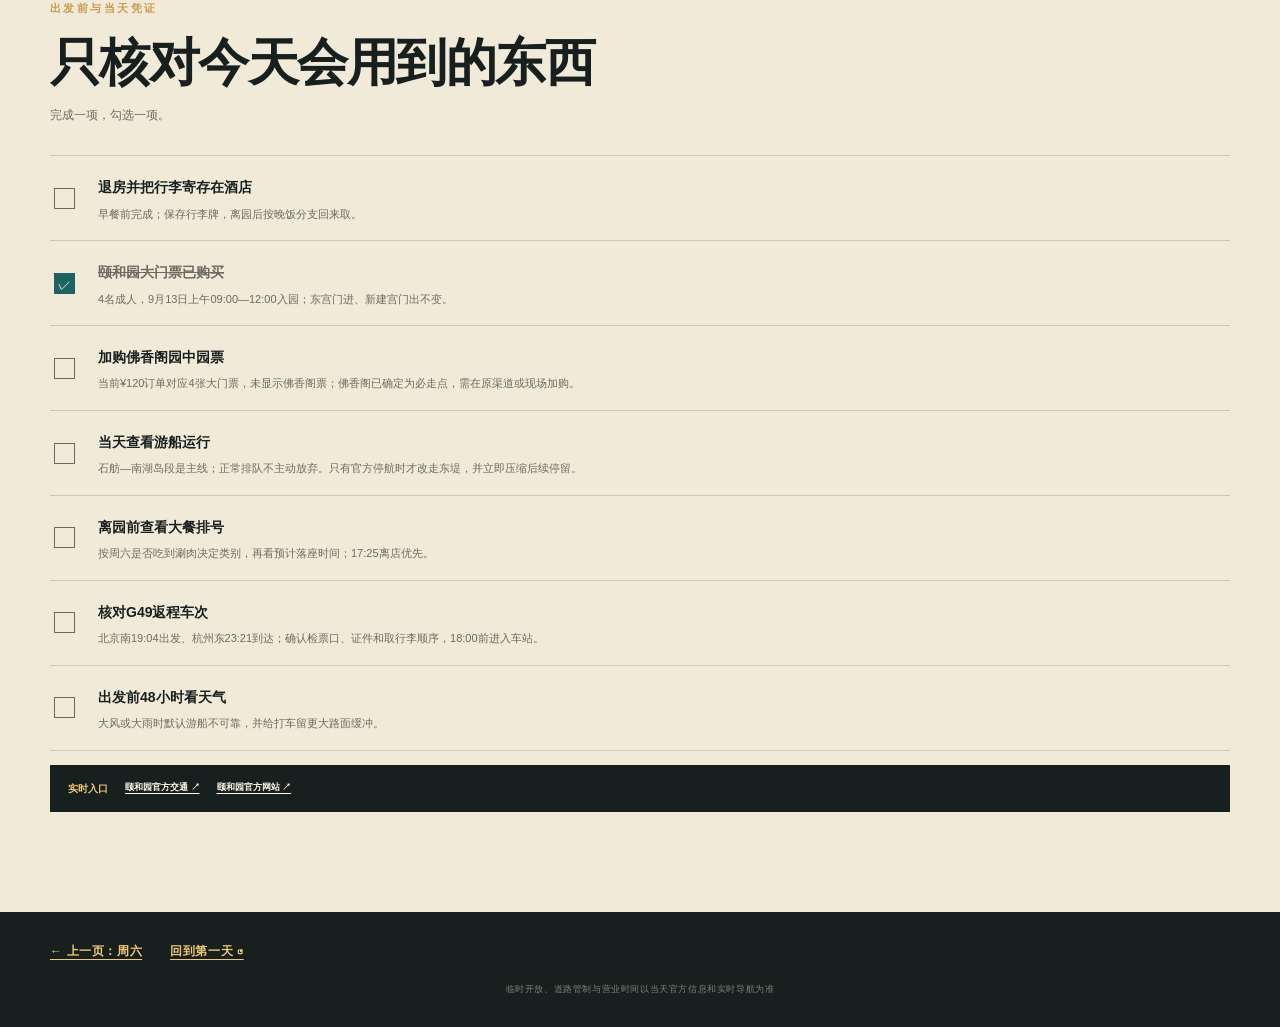
<file: sunday.html>
<!doctype html>
<html lang="zh-CN">
<head>
  <meta charset="utf-8">
  <meta name="viewport" content="width=device-width, initial-scale=1">
  <meta name="description" content="2026年9月13日北京颐和园、提前晚饭与19点返程完整执行页">
  <title>周日｜颐和园与返程</title>
  <link rel="stylesheet" href="styles.css">
  <link rel="stylesheet" href="daily.css">
</head>
<body data-day="sunday">
  <header class="daily-hero">
    <nav class="day-switcher" aria-label="切换每日行程">
      <a class="daily-brand" href="friday.html"><span>京</span><b>北京三日手册</b></a>
      <div class="day-tabs">
        <a href="friday.html"><small>09.11</small><b>周五</b></a>
        <a href="saturday.html"><small>09.12</small><b>周六</b></a>
        <a href="sunday.html" aria-current="page"><small>09.13</small><b>周日</b></a>
      </div>
      <div class="day-actions"><a class="prepare-link" href="prepare.html">行前准备</a><button id="viewMode" type="button" aria-pressed="false">切到手机版</button><button id="copyDay" type="button">复制当天</button></div>
    </nav>
    <div class="daily-hero-inner">
      <p class="daily-sequence">DAY 03 · SUNDAY</p>
      <h1>穿过颐和园，<br>用一顿大餐告别北京。</h1>
      <p>沿4号线吃早餐，东宫门进、新建宫门出；周六是否吃到涮肉，决定返程前去满恒记还是烤肉刘。</p>
      <dl><div><dt>入园目标</dt><dd>10:10</dd></div><div><dt>离园截止</dt><dd>14:40</dd></div><div><dt>北京南发车</dt><dd>19:00</dd></div></dl>
    </div>
  </header>
  <main class="daily-page-main">
    <nav class="daily-index" aria-label="本页索引"><a href="#journey">按顺序走</a><a href="#before-you-go">预约返程</a><a href="friday.html">回到首日</a></nav>
    <section class="daily-loading" id="dailyLoading"><span></span><p>正在整理周日手册…</p></section>
    <section class="daily-journey" id="journey"><div id="journeyContent"></div></section>
    <section class="daily-before" id="before-you-go"></section>
  </main>
  <footer class="daily-footer"><a href="saturday.html">← 上一页：周六</a><a href="friday.html">回到第一天 ↺</a><p>临时开放、道路管制与营业时间以当天官方信息和实时导航为准</p></footer>
  <div class="toast" id="toast" role="status" aria-live="polite"></div>
  <script src="daily-page.js" defer></script>
</body>
</html>
</file>
<file: styles.css>
:root {
  --paper: #f2ead9;
  --paper-deep: #e5d8bf;
  --cream: #fffaf0;
  --ink: #17201e;
  --muted: #6d6a60;
  --cinnabar: #b72e24;
  --red-dark: #7e201b;
  --jade: #1d6362;
  --jade-dark: #143f40;
  --gold: #c89b4a;
  --line: rgba(23, 32, 30, .17);
  --shadow: 0 18px 45px rgba(41, 35, 25, .12);
  --display: "STSong", "Songti SC", "SimSun", serif;
  --body: "FZLanTingHeiS-R-GB", "PingFang SC", "Microsoft YaHei", sans-serif;
}

* { box-sizing: border-box; }

html { scroll-behavior: smooth; }

body {
  margin: 0;
  color: var(--ink);
  background: var(--paper);
  font-family: var(--body);
  line-height: 1.7;
}

body::before {
  content: "";
  position: fixed;
  inset: 0;
  pointer-events: none;
  z-index: 100;
  opacity: .18;
  background-image: url("data:image/svg+xml,%3Csvg viewBox='0 0 180 180' xmlns='http://www.w3.org/2000/svg'%3E%3Cfilter id='n'%3E%3CfeTurbulence type='fractalNoise' baseFrequency='.85' numOctaves='3' stitchTiles='stitch'/%3E%3C/filter%3E%3Crect width='100%25' height='100%25' filter='url(%23n)' opacity='.13'/%3E%3C/svg%3E");
}

a { color: inherit; }
button, input { font: inherit; }
button { color: inherit; }

:focus-visible {
  outline: 3px solid var(--gold);
  outline-offset: 3px;
}

.paper-noise {
  position: absolute;
  inset: 0 0 auto;
  height: 660px;
  overflow: hidden;
  pointer-events: none;
}

.paper-noise::before,
.paper-noise::after {
  content: "";
  position: absolute;
  border: 1px solid rgba(255,255,255,.12);
  border-radius: 50%;
}

.paper-noise::before { width: 420px; height: 420px; right: -110px; top: 90px; }
.paper-noise::after { width: 250px; height: 250px; right: -25px; top: 175px; }

.hero {
  min-height: 660px;
  color: #fff8e8;
  background:
    linear-gradient(120deg, rgba(126,32,27,.98), rgba(183,46,36,.94) 57%, rgba(84,25,22,.98)),
    repeating-linear-gradient(90deg, transparent 0 79px, rgba(255,255,255,.04) 80px 81px);
  position: relative;
  overflow: hidden;
}

.hero::after {
  content: "北 京";
  position: absolute;
  right: -30px;
  bottom: 15px;
  color: rgba(255,255,255,.045);
  font: 700 220px/1 var(--display);
  letter-spacing: -.12em;
  pointer-events: none;
}

.topbar {
  width: min(1200px, calc(100% - 48px));
  min-height: 76px;
  margin: 0 auto;
  display: flex;
  align-items: center;
  gap: 34px;
  border-bottom: 1px solid rgba(255,255,255,.2);
  position: relative;
  z-index: 2;
}

.brand {
  display: inline-flex;
  align-items: center;
  gap: 12px;
  text-decoration: none;
  white-space: nowrap;
}

.brand span {
  width: 38px;
  height: 38px;
  display: grid;
  place-items: center;
  border: 1px solid rgba(255,255,255,.72);
  border-radius: 50%;
  font-family: var(--display);
  font-size: 21px;
}

.brand b { font-size: 15px; letter-spacing: .08em; }

.nav-links {
  display: flex;
  align-items: center;
  gap: 24px;
  margin-left: auto;
}

.nav-links a {
  color: rgba(255,248,232,.75);
  text-decoration: none;
  font-size: 13px;
  position: relative;
}

.nav-links a:hover,
.nav-links a.active { color: #fff; }

.nav-links a.active::after {
  content: "";
  position: absolute;
  left: 0;
  right: 0;
  bottom: -10px;
  height: 2px;
  background: var(--gold);
}

.copy-plan,
.quiet-link {
  border: 0;
  background: transparent;
  cursor: pointer;
}

.copy-plan {
  padding: 8px 14px;
  border: 1px solid rgba(255,255,255,.42);
  border-radius: 999px;
  color: #fff8e8;
  font-size: 12px;
}

.copy-plan:hover { background: rgba(255,255,255,.1); }

.hero-inner {
  width: min(1120px, calc(100% - 48px));
  margin: 0 auto;
  padding: 86px 0 92px;
  display: grid;
  grid-template-columns: minmax(0, 1.5fr) minmax(300px, .7fr);
  align-items: center;
  gap: 82px;
  position: relative;
  z-index: 1;
}

.eyebrow {
  margin: 0 0 14px;
  color: var(--gold);
  font-size: 11px;
  font-weight: 800;
  letter-spacing: .22em;
  text-transform: uppercase;
}

.hero h1 {
  margin: 0;
  max-width: 720px;
  font: 700 clamp(46px, 6vw, 78px)/1.12 var(--display);
  letter-spacing: -.04em;
}

.hero h1 em { color: #f2c976; font-style: normal; }

.hero-lead {
  max-width: 650px;
  margin: 25px 0 0;
  color: rgba(255,248,232,.79);
  font-size: 16px;
}

.hero-actions {
  display: flex;
  align-items: center;
  gap: 20px;
  margin-top: 30px;
}

.primary-link {
  padding: 12px 20px;
  color: var(--red-dark);
  background: #f4cf7d;
  border-radius: 2px;
  text-decoration: none;
  font-size: 13px;
  font-weight: 800;
}

.quiet-link {
  color: rgba(255,248,232,.8);
  text-decoration: underline;
  text-underline-offset: 5px;
  font-size: 13px;
}

.status-row { display: flex; flex-wrap: wrap; gap: 8px; margin-top: 30px; }

.status {
  padding: 5px 9px;
  border: 1px solid rgba(255,255,255,.25);
  color: rgba(255,248,232,.78);
  font-size: 10px;
  letter-spacing: .04em;
}

.status.locked { color: #fff; border-color: rgba(244,207,125,.68); }
.status.pending { border-style: dashed; }

.trip-ticket {
  padding: 24px 25px 18px;
  color: var(--ink);
  background: var(--cream);
  border-radius: 3px;
  box-shadow: 0 24px 70px rgba(51,17,14,.33);
  transform: rotate(1.5deg);
  position: relative;
}

.trip-ticket::before,
.trip-ticket::after {
  content: "";
  position: absolute;
  width: 18px;
  height: 18px;
  top: 53%;
  border-radius: 50%;
  background: #94261f;
}

.trip-ticket::before { left: -9px; }
.trip-ticket::after { right: -9px; }

.ticket-head,
.ticket-route { display: flex; align-items: center; justify-content: space-between; }

.ticket-head {
  padding-bottom: 16px;
  border-bottom: 1px dashed var(--line);
  color: var(--muted);
  font-size: 10px;
  font-weight: 800;
  letter-spacing: .16em;
}

.ticket-head b {
  width: 34px;
  height: 34px;
  display: grid;
  place-items: center;
  color: var(--cream);
  background: var(--cinnabar);
  border-radius: 50%;
  font: 700 18px var(--display);
}

.ticket-route { gap: 12px; padding: 22px 0 18px; font: 700 22px var(--display); }
.ticket-route i { flex: 1; height: 1px; background: var(--ink); position: relative; }
.ticket-route i::after { content: "◆"; position: absolute; right: 42%; top: -10px; color: var(--cinnabar); font-size: 12px; }
.trip-ticket dl { display: grid; grid-template-columns: 1fr 1fr; gap: 12px; margin: 0; }
.trip-ticket dl div { border-top: 1px solid var(--line); padding-top: 9px; }
.trip-ticket dt { color: var(--muted); font-size: 10px; }
.trip-ticket dd { margin: 2px 0 0; font-size: 13px; font-weight: 800; }
.trip-ticket > p { margin: 17px 0 0; padding-top: 12px; border-top: 1px dashed var(--line); color: var(--cinnabar); font-size: 12px; font-weight: 800; text-align: center; }

.axis-band {
  position: absolute;
  left: 0;
  right: 0;
  bottom: 0;
  height: 45px;
  display: flex;
  align-items: center;
  justify-content: center;
  gap: 14px;
  color: rgba(255,248,232,.55);
  border-top: 1px solid rgba(255,255,255,.16);
  font-size: 10px;
  letter-spacing: .12em;
}

.axis-band i { width: 45px; height: 1px; background: rgba(255,255,255,.28); }

main { overflow: hidden; }
section { scroll-margin-top: 78px; }

.overview-section,
.execution-section,
.transport-section,
.day-section,
.food-section,
.booking-section,
.source-desk {
  width: min(1180px, calc(100% - 48px));
  margin: 0 auto;
}

.overview-section { padding: 100px 0 84px; }

.execution-section {
  padding: 88px clamp(24px, 3vw, 40px) 96px;
  border-top: 1px solid rgba(255,255,255,.12);
  color: #f9f1e2;
  background:
    linear-gradient(120deg, rgba(20,63,64,.99), rgba(17,49,50,.98)),
    repeating-linear-gradient(0deg, transparent 0 39px, rgba(255,255,255,.025) 40px 41px);
  position: relative;
}

.execution-section::before {
  content: "出 发";
  position: absolute;
  top: 20px;
  right: 3vw;
  color: rgba(255,255,255,.035);
  font: 800 clamp(72px, 12vw, 170px)/1 var(--body);
  letter-spacing: -.08em;
  pointer-events: none;
}

.execution-heading {
  display: flex;
  align-items: end;
  justify-content: space-between;
  gap: 32px;
  margin-bottom: 30px;
  position: relative;
}

.execution-heading > div { max-width: 760px; }
.execution-heading h2 { margin: 0; font: 700 clamp(36px, 4vw, 54px)/1.16 var(--display); }
.execution-heading p:last-child { margin: 14px 0 0; color: rgba(249,241,226,.66); }

.freeze-link {
  flex: 0 0 auto;
  padding: 10px 14px;
  color: #f2c976;
  border: 1px solid rgba(242,201,118,.42);
  text-decoration: none;
  font-size: 11px;
  font-weight: 800;
}

.execution-legend {
  display: flex;
  align-items: center;
  flex-wrap: wrap;
  gap: 14px 20px;
  padding: 13px 16px;
  border: 1px solid rgba(255,255,255,.13);
  background: rgba(0,0,0,.09);
  font-size: 10px;
}

.execution-legend span { display: inline-flex; align-items: center; gap: 7px; color: rgba(249,241,226,.7); }
.execution-legend i { width: 9px; height: 9px; border-radius: 50%; }
.execution-legend i.confirmed { background: #f2c976; }
.execution-legend i.provisional { border: 1px dashed rgba(249,241,226,.7); }
.execution-legend i.live { background: var(--cinnabar); }
.execution-legend b { margin-left: auto; color: #fff; font-weight: 700; }

.dispatch-grid {
  display: grid;
  grid-template-columns: .92fr 1.18fr .92fr;
  gap: 14px;
  margin-top: 16px;
  align-items: start;
}

.dispatch-card {
  border: 1px solid rgba(255,255,255,.16);
  background: rgba(255,255,255,.035);
  box-shadow: 0 18px 45px rgba(0,0,0,.11);
}

.dispatch-card.featured { background: rgba(255,255,255,.075); border-top: 4px solid #f2c976; }
.dispatch-card > header { min-height: 153px; padding: 23px 23px 20px; border-bottom: 1px solid rgba(255,255,255,.12); }
.dispatch-card > header span { color: #f2c976; font-size: 10px; font-weight: 900; letter-spacing: .15em; }
.dispatch-card > header h3 { margin: 7px 0 7px; font: 700 24px/1.25 var(--display); }
.dispatch-card > header p { margin: 0; color: rgba(249,241,226,.56); font-size: 11px; }

.dispatch-list { margin: 0; padding: 0; list-style: none; }
.dispatch-list li { display: grid; grid-template-columns: 56px 1fr; gap: 12px; padding: 17px 20px; border-bottom: 1px solid rgba(255,255,255,.1); position: relative; }
.dispatch-list li::before { content: ""; width: 3px; position: absolute; left: 0; top: 14px; bottom: 14px; background: #f2c976; }
.dispatch-list li.provisional::before { background: transparent; border-left: 2px dashed rgba(249,241,226,.46); }
.dispatch-list li.live::before { background: #d55a4e; }
.dispatch-list li.hard { background: rgba(183,46,36,.15); }
.dispatch-list time { color: #f2c976; font-size: 11px; font-weight: 900; }
.dispatch-list b { display: block; font-size: 12px; }
.dispatch-list p { margin: 5px 0 0; color: rgba(249,241,226,.58); font-size: 10px; line-height: 1.65; }

.route-buttons { display: flex; flex-wrap: wrap; gap: 7px; padding: 16px 20px 20px; }
.route-buttons a { padding: 6px 9px; border: 1px solid rgba(255,255,255,.16); color: rgba(249,241,226,.78); text-decoration: none; font-size: 9px; font-weight: 800; }
.route-buttons a:hover { color: #f2c976; border-color: rgba(242,201,118,.52); }

.switchboard {
  display: grid;
  grid-template-columns: repeat(4, 1fr);
  margin-top: 16px;
  border: 1px solid rgba(255,255,255,.14);
}

.switchboard div { padding: 17px 18px; }
.switchboard div + div { border-left: 1px solid rgba(255,255,255,.13); }
.switchboard span { display: block; color: #f2c976; font-size: 9px; font-weight: 900; }
.switchboard b { display: block; margin-top: 6px; font-size: 12px; }
.switchboard p { margin: 5px 0 0; color: rgba(249,241,226,.55); font-size: 10px; }

.food-section .section-heading { max-width: 920px; }

.transfer-desk {
  margin-top: 16px;
  padding: 25px;
  display: grid;
  grid-template-columns: 260px 1fr;
  gap: 28px;
  border: 1px solid rgba(255,255,255,.14);
  background: rgba(0,0,0,.08);
}

.transfer-title h3 { margin: 0; font: 700 24px/1.25 var(--display); }
.transfer-title > p:last-child { margin: 10px 0 0; color: rgba(249,241,226,.55); font-size: 10px; }
.transfer-table { display: grid; grid-template-columns: 1fr 1fr; }
.transfer-table div { padding: 11px 15px; border-left: 1px solid rgba(255,255,255,.1); border-bottom: 1px solid rgba(255,255,255,.1); }
.transfer-table div:nth-last-child(-n+2) { border-bottom: 0; }
.transfer-table span { display: block; color: #f2c976; font-size: 9px; font-weight: 900; }
.transfer-table b { display: block; margin-top: 3px; font-size: 11px; }
.transfer-table p { margin: 3px 0 0; color: rgba(249,241,226,.53); font-size: 9px; }

.transfer-more {
  display: inline-block;
  margin-top: 13px;
  color: #f2c976;
  font-size: 10px;
  font-weight: 800;
  text-decoration: none;
  border-bottom: 1px solid rgba(242,201,118,.4);
}

.transport-section { padding: 104px 0 108px; }

.transport-heading {
  display: grid;
  grid-template-columns: minmax(0, 1fr) 310px;
  align-items: end;
  gap: 48px;
  margin-bottom: 34px;
}

.transport-heading > div:first-child { max-width: 760px; }
.transport-heading h2 { margin: 0; font: 700 clamp(36px, 4vw, 54px)/1.16 var(--display); letter-spacing: -.03em; }
.transport-heading > div:first-child > p:last-child { margin: 14px 0 0; color: var(--muted); font-size: 13px; }

.map-truth {
  padding: 16px 18px;
  color: #f9f1e2;
  background: var(--jade-dark);
  border-left: 4px solid var(--gold);
}

.map-truth b,
.map-truth span { display: block; }
.map-truth b { margin-bottom: 7px; color: #f2c976; font-size: 11px; }
.map-truth span { color: rgba(249,241,226,.67); font-size: 9px; line-height: 1.75; }

.city-orientation {
  display: grid;
  grid-template-columns: minmax(0, 1.55fr) minmax(285px, .65fr);
  gap: 18px;
}

.city-map-card,
.transport-rules {
  margin: 0;
  border: 1px solid var(--line);
  background: rgba(255,250,240,.56);
}

.city-map-card { padding: 21px 23px 17px; }
.city-map-card figcaption { display: flex; align-items: baseline; justify-content: space-between; gap: 20px; margin-bottom: 13px; }
.city-map-card figcaption b { font: 700 22px var(--display); }
.city-map-card figcaption span { color: var(--muted); font-size: 10px; }
.city-route-map { display: block; width: 100%; max-height: 520px; border: 1px solid rgba(23,32,30,.1); background: #e8ddc6; }
.city-grid { fill: none; stroke: rgba(87,77,59,.16); stroke-width: 1; stroke-dasharray: 3 8; }
.line-friday,
.line-saturday,
.line-sunday { fill: none; stroke-width: 7; stroke-linecap: round; stroke-linejoin: round; opacity: .82; }
.line-friday { stroke: var(--cinnabar); }
.line-saturday { stroke: var(--jade); }
.line-sunday { stroke: var(--gold); }
.city-node circle { fill: var(--ink); stroke: #f7eedc; stroke-width: 4; }
.city-node.home circle { fill: var(--cinnabar); }
.city-node text { fill: var(--ink); font: 700 14px var(--body); paint-order: stroke; stroke: #e8ddc6; stroke-width: 5; stroke-linejoin: round; }
.north-mark { fill: var(--cinnabar); font: 900 14px var(--body); letter-spacing: .12em; }
.city-map-legend { display: flex; flex-wrap: wrap; gap: 18px; margin-top: 12px; color: var(--muted); font-size: 10px; }
.city-map-legend span { display: inline-flex; align-items: center; gap: 7px; }
.city-map-legend i { width: 24px; height: 4px; }
.city-map-legend .fri { background: var(--cinnabar); }
.city-map-legend .sat { background: var(--jade); }
.city-map-legend .sun { background: var(--gold); }

.transport-rules { padding: 24px; }
.transport-rules h3 { margin: 0; font: 700 25px var(--display); }
.transport-rules ol { margin: 19px 0 17px; padding: 0; list-style: none; counter-reset: traffic-rule; }
.transport-rules li { display: grid; grid-template-columns: 26px 1fr; gap: 8px 10px; padding: 13px 0; counter-increment: traffic-rule; }
.transport-rules li + li { border-top: 1px solid var(--line); }
.transport-rules li::before { content: "0" counter(traffic-rule); grid-row: 1 / 3; color: var(--cinnabar); font-size: 9px; font-weight: 900; }
.transport-rules li b { font-size: 12px; }
.transport-rules li span { color: var(--muted); font-size: 10px; line-height: 1.65; }
.transport-rules > a { color: var(--cinnabar); font-size: 10px; font-weight: 800; text-underline-offset: 3px; }

.transport-day {
  margin-top: 24px;
  padding: 28px;
  border: 1px solid var(--line);
  background: rgba(255,250,240,.42);
  scroll-margin-top: 86px;
}

.transport-day.saturday-transport { border-top: 5px solid var(--jade); }
.transport-day.sunday-transport { border-top: 5px solid var(--gold); }
.transport-day:not(.saturday-transport):not(.sunday-transport) { border-top: 5px solid var(--cinnabar); }

.transport-day-head {
  display: grid;
  grid-template-columns: minmax(0, 1.15fr) minmax(280px, .85fr);
  gap: 34px;
  align-items: end;
  margin-bottom: 22px;
}

.transport-day-head span { color: var(--cinnabar); font-size: 9px; font-weight: 900; letter-spacing: .16em; }
.saturday-transport .transport-day-head span { color: var(--jade); }
.sunday-transport .transport-day-head span { color: #8b641d; }
.transport-day-head h3 { margin: 5px 0 0; font: 700 28px/1.25 var(--display); }
.transport-day-head p { margin: 0; padding-left: 16px; color: var(--muted); border-left: 2px solid var(--gold); font-size: 11px; }
.transport-day-head p b { display: block; margin-bottom: 3px; color: var(--ink); }

.route-ribbon {
  display: flex;
  align-items: center;
  gap: 9px;
  margin: 0 0 18px;
  padding: 13px 15px;
  overflow-x: auto;
  color: rgba(249,241,226,.82);
  background: var(--jade-dark);
  scrollbar-width: thin;
}
.route-ribbon span { flex: 0 0 auto; font-size: 10px; font-weight: 800; }
.route-ribbon i { width: 28px; height: 2px; flex: 0 0 28px; position: relative; background: rgba(255,255,255,.34); }
.route-ribbon i::after { content: ""; position: absolute; right: -1px; top: -3px; border: 4px solid transparent; border-left-color: currentColor; }
.route-ribbon i.walk { color: #f2c976; background: repeating-linear-gradient(90deg, #f2c976 0 5px, transparent 5px 8px); }
.route-ribbon i.car { color: #e47a6d; background: #e47a6d; }
.route-ribbon i.metro { color: #7bc0bd; background: #7bc0bd; }
.sunday-ribbon { background: #6f5422; }

.journey-grid { display: grid; grid-template-columns: repeat(2, minmax(0, 1fr)); gap: 13px; }
.journey-grid.three { grid-template-columns: repeat(3, minmax(0, 1fr)); }
.journey-leg {
  min-width: 0;
  padding: 19px;
  border: 1px solid var(--line);
  background: var(--cream);
  display: flex;
  flex-direction: column;
}
.journey-leg.primary-leg { border-top: 4px solid var(--jade); }
.journey-leg.alert-leg { border-top: 4px solid var(--cinnabar); background: #fff3e2; }
.leg-top { display: flex; align-items: center; flex-wrap: wrap; gap: 7px; }
.leg-top > b { margin-left: auto; color: var(--muted); font-size: 9px; }
.leg-no { color: var(--cinnabar); font-size: 9px; font-weight: 900; }
.mode { padding: 2px 7px; color: #fff; font-size: 8px; font-weight: 900; letter-spacing: .04em; }
.mode.walk { background: #8f6720; }
.mode.car { background: var(--cinnabar); }
.mode.metro { background: var(--jade); }
.mode.crowd { background: var(--ink); }
.journey-leg h4 { margin: 12px 0 8px; font: 700 19px/1.35 var(--display); }
.journey-leg > p { margin: 0; color: var(--muted); font-size: 10px; line-height: 1.7; }
.leg-details,
.return-branches dl { display: grid; grid-template-columns: repeat(3, minmax(0, 1fr)); gap: 7px; margin: 16px 0 0; }
.leg-details div,
.return-branches dl div { padding-top: 8px; border-top: 1px solid var(--line); }
.leg-details dt,
.return-branches dt { color: var(--muted); font-size: 8px; }
.leg-details dd,
.return-branches dd { margin: 2px 0 0; font-size: 9px; font-weight: 800; line-height: 1.5; }
.leg-switch { margin-top: 14px; padding: 10px 11px; color: #f9f1e2; background: var(--jade-dark); }
.alert-leg .leg-switch { background: var(--red-dark); }
.leg-switch b,
.leg-switch span { display: block; }
.leg-switch b { color: #f2c976; font-size: 9px; }
.leg-switch span { margin-top: 3px; color: rgba(249,241,226,.7); font-size: 9px; line-height: 1.55; }
.map-action { display: inline-block; align-self: flex-start; margin-top: auto; padding-top: 14px; color: var(--cinnabar); font-size: 9px; font-weight: 900; text-underline-offset: 3px; }

.return-branches {
  display: grid;
  grid-template-columns: repeat(2, minmax(0, 1fr));
  gap: 13px;
  margin-top: 18px;
}
.branch-label { grid-column: 1 / -1; display: flex; align-items: baseline; gap: 12px; padding: 13px 16px; color: #f9f1e2; background: #6f5422; }
.branch-label span { color: #f2c976; font-size: 9px; font-weight: 900; }
.branch-label b { font-size: 12px; }
.return-branches article { padding: 20px; border: 1px solid var(--line); background: var(--cream); }
.branch-tag { color: #8b641d; font-size: 9px; font-weight: 900; letter-spacing: .08em; }
.return-branches h4 { margin: 7px 0 8px; font: 700 19px/1.4 var(--display); }
.return-branches article > p { margin: 0; color: var(--muted); font-size: 10px; }

.station-finish {
  display: grid;
  grid-template-columns: minmax(260px, .7fr) minmax(0, 1.1fr) auto;
  align-items: center;
  gap: 24px;
  margin-top: 13px;
  padding: 18px 20px;
  color: #f9f1e2;
  background: var(--red-dark);
}
.station-finish span { color: #f2c976; font-size: 9px; font-weight: 900; }
.station-finish h3 { margin: 3px 0 0; font: 700 19px/1.35 var(--display); }
.station-finish p { margin: 0; color: rgba(249,241,226,.7); font-size: 10px; }
.station-finish a { color: #f2c976; white-space: nowrap; font-size: 9px; font-weight: 900; }

.transport-source-note {
  display: grid;
  grid-template-columns: auto minmax(0, 1fr) auto;
  align-items: center;
  gap: 20px;
  margin-top: 18px;
  padding: 17px 20px;
  border: 1px dashed var(--line);
}
.transport-source-note > b { color: var(--cinnabar); font: 700 17px var(--display); }
.transport-source-note > p { margin: 0; color: var(--muted); font-size: 10px; }
.transport-source-note > div { display: flex; flex-direction: column; align-items: flex-start; gap: 3px; }
.transport-source-note a { color: var(--jade); font-size: 9px; font-weight: 800; }

.section-heading { max-width: 720px; margin-bottom: 34px; }
.section-heading h2,
.day-intro h2 {
  margin: 0;
  font: 700 clamp(34px, 4vw, 52px)/1.2 var(--display);
  letter-spacing: -.03em;
}
.section-heading > p:last-child,
.day-intro > div > p:last-child { color: var(--muted); }

.overview-grid {
  display: grid;
  grid-template-columns: repeat(3, 1fr);
  gap: 16px;
}

.overview-card {
  min-height: 310px;
  padding: 27px;
  border: 1px solid var(--line);
  background: rgba(255,250,240,.48);
  position: relative;
  overflow: hidden;
}

.overview-card::after {
  content: attr(data-day);
  position: absolute;
  right: -3px;
  bottom: -31px;
  color: rgba(23,32,30,.04);
  font: 700 120px/1 var(--display);
}

.overview-card:nth-child(2) { color: #fffaf0; background: var(--jade-dark); border-color: var(--jade-dark); }
.overview-card:nth-child(2) p, .overview-card:nth-child(2) small { color: rgba(255,250,240,.68); }
.overview-card:nth-child(2) a { color: #f2c976; }
.day-stamp { display: inline-block; color: var(--cinnabar); font-size: 11px; font-weight: 900; letter-spacing: .12em; }
.overview-card:nth-child(2) .day-stamp { color: #f2c976; }
.overview-card small { display: block; margin-top: 24px; color: var(--muted); }
.overview-card h3 { margin: 9px 0 12px; font: 700 26px var(--display); }
.overview-card p { margin: 0; color: var(--muted); font-size: 14px; }
.overview-card a { display: inline-block; margin-top: 22px; color: var(--cinnabar); font-size: 13px; font-weight: 800; text-decoration: none; }

.decision-strip {
  margin-top: 18px;
  display: grid;
  grid-template-columns: repeat(3, 1fr);
  border: 1px solid var(--line);
  background: var(--cream);
}

.decision-strip div { padding: 17px 21px; display: flex; gap: 10px; align-items: baseline; }
.decision-strip div + div { border-left: 1px solid var(--line); }
.decision-strip b { color: var(--cinnabar); font-size: 11px; white-space: nowrap; }
.decision-strip span { color: var(--muted); font-size: 12px; }

.day-section { padding: 105px 0; border-top: 1px solid var(--line); }
.saturday-section { width: 100%; max-width: none; padding-left: max(24px, calc((100% - 1180px)/2)); padding-right: max(24px, calc((100% - 1180px)/2)); color: #f9f1e2; background: var(--jade-dark); border-top: 0; }
.saturday-section .day-kicker, .saturday-section .eyebrow { color: #e2b85e; }
.saturday-section .day-intro > div > p:last-child { color: rgba(249,241,226,.68); }
.saturday-section .day-number { color: rgba(249,241,226,.08); }
.saturday-section .day-rule { color: rgba(249,241,226,.76); background: rgba(249,241,226,.06); border-color: rgba(249,241,226,.16); border-left-color: #efc76d; }
.saturday-section .day-rule b { color: #efc76d; }

.day-intro {
  display: grid;
  grid-template-columns: 110px minmax(0, 760px) 1fr;
  gap: 28px;
  align-items: end;
  margin-bottom: 46px;
}
.day-number { font: 700 92px/.8 var(--display); color: rgba(183,46,36,.12); }
.day-kicker { margin: 0 0 8px; color: var(--cinnabar); font-size: 11px; font-weight: 900; letter-spacing: .16em; }
.day-intro h2 { font-size: clamp(32px, 4vw, 47px); }
.day-intro > div > p:last-child { margin: 14px 0 0; font-size: 14px; }
.day-rule {
  height: auto;
  margin: 0 0 2px;
  padding: 14px 16px;
  color: var(--muted);
  background: rgba(255,250,240,.48);
  border: 1px solid var(--line);
  border-left: 3px solid var(--cinnabar);
  font-size: 11px;
  line-height: 1.65;
}
.day-rule b { display: block; margin-bottom: 3px; color: var(--cinnabar); font-size: 10px; letter-spacing: .08em; }

.day-layout { display: grid; grid-template-columns: minmax(0, 1.05fr) minmax(330px, .95fr); gap: 28px; align-items: start; }
.timeline-panel,
.map-card,
.experience-grid > article,
.palace-plan,
.night-plan,
.comment-proof,
.fallback-card {
  border: 1px solid var(--line);
  background: rgba(255,250,240,.5);
}
.saturday-section .timeline-panel,
.saturday-section .map-card,
.saturday-section .palace-plan,
.saturday-section .night-plan,
.saturday-section .comment-proof {
  border-color: rgba(249,241,226,.15);
  background: rgba(255,255,255,.04);
}

.timeline-panel { padding: 26px 27px; }
.panel-title { display: flex; align-items: center; justify-content: space-between; gap: 15px; margin-bottom: 12px; }
.panel-title h3 { margin: 0; font: 700 23px var(--display); }
.panel-title span { color: var(--muted); font-size: 11px; }
.saturday-section .panel-title span { color: rgba(249,241,226,.55); }
.timeline { list-style: none; margin: 0; padding: 0; }
.timeline li { display: grid; grid-template-columns: 75px 1fr; gap: 18px; position: relative; padding: 20px 0; }
.timeline li + li { border-top: 1px solid var(--line); }
.saturday-section .timeline li + li { border-color: rgba(249,241,226,.13); }
.timeline time { color: var(--cinnabar); font: 800 13px var(--body); letter-spacing: .02em; }
.saturday-section .timeline time { color: #efc76d; }
.timeline b { font-size: 14px; }
.timeline p { margin: 6px 0 0; color: var(--muted); font-size: 12px; line-height: 1.65; }
.saturday-section .timeline p { color: rgba(249,241,226,.63); }

.tag {
  display: inline-flex;
  margin: 0 6px 0 0;
  padding: 2px 6px;
  border: 1px solid var(--line);
  color: var(--muted);
  font-size: 9px;
  font-weight: 800;
  vertical-align: 2px;
}
.tag.red { color: var(--cinnabar); border-color: rgba(183,46,36,.32); }
.tag.jade { color: var(--jade); border-color: rgba(29,99,98,.35); }
.tag.gold { color: #895f13; border-color: rgba(200,155,74,.6); background: rgba(200,155,74,.12); }
.saturday-section .tag { color: rgba(249,241,226,.74); border-color: rgba(249,241,226,.25); }

.map-card { padding: 20px; position: sticky; top: 90px; }
.map-card header { display: flex; justify-content: space-between; align-items: baseline; gap: 16px; margin-bottom: 15px; }
.map-card h3 { margin: 0; font: 700 20px var(--display); }
.map-card header span { color: var(--muted); font-size: 10px; }
.saturday-section .map-card header span { color: rgba(249,241,226,.55); }
.route-map { width: 100%; height: auto; display: block; border: 1px solid var(--line); background: #e9dfca; }
.saturday-section .route-map { border-color: rgba(249,241,226,.15); background: #e8dec9; }
.map-road { fill: none; stroke: #b8ac93; stroke-width: 2; }
.map-road.major { stroke: #9e8e70; stroke-width: 4; }
.route-line { fill: none; stroke: var(--cinnabar); stroke-width: 5; stroke-linecap: round; stroke-linejoin: round; }
.route-line.dashed { stroke-dasharray: 9 7; }
.bus-line { fill: none; stroke: var(--jade); stroke-width: 6; stroke-linecap: round; }
.axis-stroke { fill: none; stroke: var(--gold); stroke-width: 3; stroke-dasharray: 6 4; }
.map-pin { fill: var(--cinnabar); stroke: #fff7e7; stroke-width: 3; }
.label { fill: var(--ink); font: 700 12px var(--body); paint-order: stroke; stroke: #eadfc8; stroke-width: 4; }
.map-note, .bus-label { fill: #6c6353; font: 10px var(--body); }
.bus-label { fill: var(--jade); font-weight: 800; }
.map-links { display: flex; flex-wrap: wrap; gap: 10px 16px; margin-top: 14px; }
.map-links a { color: var(--cinnabar); font-size: 11px; font-weight: 800; text-underline-offset: 3px; }
.saturday-section .map-links a { color: #efc76d; }

.experience-grid { margin-top: 24px; display: grid; grid-template-columns: repeat(3, 1fr); gap: 15px; }
.experience-grid > article { padding: 22px; }
.experience-grid h3 { margin: 0 0 9px; font: 700 20px var(--display); }
.experience-grid p { margin: 0; color: var(--muted); font-size: 12px; }
.experience-grid strong { display: block; margin-top: 14px; color: var(--cinnabar); font-size: 11px; }
.evidence { margin-top: 13px; padding-top: 12px; border-top: 1px dashed var(--line); color: var(--muted); font-size: 10px; }
.evidence a { color: var(--jade); }

.cut-card { margin-top: 16px; padding: 19px 22px; color: #f9f1e2; background: var(--red-dark); display: grid; grid-template-columns: auto 1fr; gap: 16px; align-items: center; }
.cut-card b { font: 700 19px var(--display); }
.cut-card p { margin: 0; color: rgba(249,241,226,.73); font-size: 12px; }

.saturday-clock { display: grid; grid-template-columns: 1fr 24px 1fr 24px 1fr 24px 1fr 24px 1fr 24px 1fr; align-items: center; margin: 24px 0; padding: 0 12px; border: 1px solid rgba(249,241,226,.15); }
.saturday-clock div { padding: 15px 8px; text-align: center; }
.saturday-clock i { height: 1px; background: rgba(239,199,109,.35); }
.saturday-clock b { display: block; color: #efc76d; font-size: 13px; }
.saturday-clock span { color: rgba(249,241,226,.6); font-size: 10px; }

.palace-plan { margin-top: 25px; padding: 26px; }
.palace-plan > header { display: flex; justify-content: space-between; gap: 24px; align-items: flex-start; }
.palace-plan h3 { margin: 0; font: 700 25px var(--display); }
.palace-plan header p { max-width: 560px; margin: 0; color: rgba(249,241,226,.62); font-size: 12px; }
.palace-axis { margin: 24px 0 0; display: flex; align-items: stretch; }
.palace-axis::before { display: none; }
.palace-axis > div {
  min-width: 0;
  flex: 1 1 0;
  padding: 16px 14px;
  border: 1px solid rgba(249,241,226,.15);
  background: rgba(255,255,255,.025);
}
.palace-axis > div.branch { border-top: 3px solid #efc76d; }
.palace-axis > div b { display: block; margin-bottom: 7px; color: #efc76d; font-size: 13px; }
.palace-axis > div span { display: block; min-height: 44px; color: #f9f1e2; font-size: 12px; font-weight: 750; line-height: 1.5; }
.palace-axis small { display: block; margin-top: 10px; color: rgba(249,241,226,.5); font-size: 10px; }
.palace-axis > i { width: 22px; height: 1px; flex: 0 0 22px; align-self: center; background: rgba(239,199,109,.55); }
.branch-choices { display: grid; grid-template-columns: 1fr 1fr; gap: 12px; margin-top: 24px; }
.branch-choices article { padding: 16px; border: 1px solid rgba(249,241,226,.15); }
.branch-choices h4 { margin: 0 0 6px; color: #efc76d; }
.branch-choices p { margin: 0; color: rgba(249,241,226,.62); font-size: 11px; }

.night-plan { margin-top: 20px; padding: 24px; }
.night-plan h3 { margin: 0 0 8px; font: 700 22px var(--display); }
.night-plan p { margin: 0; color: rgba(249,241,226,.62); font-size: 12px; }
.night-plan ul { margin: 14px 0 0; padding-left: 18px; color: rgba(249,241,226,.76); font-size: 12px; }
.egress-bar {
  display: grid;
  grid-template-columns: auto 1fr 36px auto 1fr 36px auto 1fr;
  align-items: center;
  gap: 10px;
  margin: 18px 0;
  padding: 15px 17px;
  border: 1px solid rgba(239,199,109,.25);
  background: rgba(239,199,109,.06);
}
.egress-bar b { color: #efc76d; font-size: 12px; white-space: nowrap; }
.egress-bar span { color: rgba(249,241,226,.58); font-size: 10px; }
.egress-bar i { height: 1px; background: rgba(239,199,109,.35); }
.night-options { display: grid; grid-template-columns: repeat(3, 1fr); gap: 12px; }
.night-options article { padding: 18px; border: 1px solid rgba(249,241,226,.15); background: rgba(255,255,255,.025); }
.night-options article.recommended { border-top: 4px solid #efc76d; }
.night-options article.not-recommended { opacity: .72; border-style: dashed; }
.night-options article > span { color: #efc76d; font-size: 9px; font-weight: 900; letter-spacing: .1em; }
.night-options h3 { margin: 8px 0; font-size: 18px; line-height: 1.35; }
.night-options dl { display: grid; grid-template-columns: repeat(3, 1fr); gap: 7px; margin: 16px 0 0; }
.night-options dl div { padding-top: 8px; border-top: 1px solid rgba(249,241,226,.13); }
.night-options dt { color: rgba(249,241,226,.45); font-size: 9px; }
.night-options dd { margin: 2px 0 0; color: #f9f1e2; font-size: 10px; font-weight: 800; }
.night-route { display: grid; grid-template-columns: repeat(4, 1fr); gap: 10px; margin-bottom: 16px; }
.night-route article { padding: 16px; border: 1px solid rgba(249,241,226,.14); background: rgba(255,255,255,.025); }
.night-route article > span { color: #efc76d; font-size: 9px; font-weight: 900; letter-spacing: .08em; }
.night-route h3 { margin: 8px 0 7px; font-size: 16px; }
.night-route p { font-size: 11px; }
.shichahai-proof { display: grid; grid-template-columns: minmax(280px,.9fr) minmax(0,1.1fr); gap: 22px; margin: 18px 0; padding: 18px; border: 1px solid rgba(239,199,109,.22); background: rgba(239,199,109,.04); }
.shichahai-proof figure { margin: 0; }
.shichahai-proof img { width: 100%; aspect-ratio: 4 / 3; display: block; object-fit: cover; background: #161b1b; }
.shichahai-proof figcaption { margin-top: 8px; color: rgba(249,241,226,.5); font-size: 9px; line-height: 1.55; }
.shichahai-proof .eyebrow { margin-bottom: 7px; color: #efc76d; }
.shichahai-proof h3 { margin-bottom: 10px; font-size: 21px; }
.shichahai-proof ul { padding-left: 17px; margin-top: 12px; font-size: 11px; }
.shichahai-proof li + li { margin-top: 5px; }
.shichahai-proof a { display: inline-block; margin-top: 11px; color: #efc76d; font-size: 10px; font-weight: 800; }
.food-options { grid-template-columns: 1.05fr 1fr 1fr; }
.recommendation-banner { display: flex; align-items: baseline; gap: 13px; margin-top: 14px; padding: 14px 17px; color: var(--jade-dark); background: #efc76d; }
.recommendation-banner b { white-space: nowrap; font: 700 17px var(--display); }
.recommendation-banner span { font-size: 10px; line-height: 1.6; }
.cross-day-rule { margin: 18px 0 26px; padding: 18px; color: #fff; background: var(--jade-dark); }
.cross-day-rule > span { display: block; margin-bottom: 10px; color: #efc76d; font-size: 9px; font-weight: 900; letter-spacing: .12em; }
.cross-day-rule-grid { display: grid; grid-template-columns: 1fr 1fr; gap: 1px; background: rgba(255,255,255,.16); }
.cross-day-rule-grid article { padding: 16px; background: rgba(16,55,50,.92); }
.cross-day-rule-grid small { display: block; color: rgba(255,255,255,.54); font-size: 8px; }
.cross-day-rule-grid b { display: block; margin: 5px 0 6px; color: #fff; font: 700 17px var(--display); }
.cross-day-rule-grid p { margin: 0; color: rgba(255,255,255,.68); font-size: 9px; line-height: 1.65; }
.cross-day-rule > p { margin: 11px 0 0; color: rgba(255,255,255,.6); font-size: 9px; line-height: 1.65; }

.lake-shape { fill: rgba(62,145,165,.27); stroke: rgba(29,99,98,.5); stroke-width: 2; }
.hill-shape { fill: rgba(102,125,76,.24); stroke: rgba(76,101,55,.42); stroke-width: 2; }
.boat-line { fill: none; stroke: var(--jade); stroke-width: 5; stroke-linecap: round; stroke-dasharray: 8 7; }
.sunday-highlights { grid-template-columns: repeat(3, 1fr); }

.comment-proof,
.fallback-card { margin-top: 20px; padding: 22px; }
.comment-proof h3,
.fallback-card h3 { margin: 0 0 8px; font: 700 21px var(--display); }
.comment-proof p,
.fallback-card p { margin: 0; color: var(--muted); font-size: 12px; }
.saturday-section .comment-proof p { color: rgba(249,241,226,.62); }
.proof-row { display: flex; flex-wrap: wrap; gap: 8px; margin-top: 15px; }
.proof-row span { padding: 5px 8px; color: var(--cinnabar); background: rgba(183,46,36,.08); border: 1px solid rgba(183,46,36,.2); font-size: 10px; }
.saturday-section .proof-row span { color: #efc76d; border-color: rgba(239,199,109,.3); background: rgba(239,199,109,.08); }

.fallback-card button {
  margin-top: 14px;
  padding: 9px 13px;
  color: #fff;
  background: var(--jade);
  border: 0;
  cursor: pointer;
  font-size: 11px;
  font-weight: 800;
}
.fallback-card button.selected { background: var(--cinnabar); }

.food-section { padding: 105px 0; }
.meal-sheet-tabs { display: flex; align-items: flex-end; gap: 3px; margin: 34px 0 0; padding: 10px 10px 0; overflow-x: auto; overflow-y: hidden; border-bottom: 1px solid var(--line); background: #f4ecdd; scrollbar-width: thin; }
.meal-sheet-tabs button { position: relative; flex: 0 0 auto; min-width: 142px; padding: 12px 18px 11px; color: var(--muted); text-align: left; background: rgba(249,241,226,.55); border: 1px solid var(--line); border-bottom: 0; cursor: pointer; transform: translateY(1px); transition: color .18s ease, background .18s ease, transform .18s ease; }
.meal-sheet-tabs button::before { content: ""; position: absolute; inset: 0 auto 0 0; width: 3px; background: transparent; }
.meal-sheet-tabs button:hover { color: var(--cinnabar); background: var(--cream); }
.meal-sheet-tabs button.active { z-index: 2; color: var(--ink); background: var(--cream); transform: translateY(2px); }
.meal-sheet-tabs button.active::before { background: var(--cinnabar); }
.meal-sheet-tabs span { display: block; color: var(--cinnabar); font-size: 8px; font-weight: 900; letter-spacing: .12em; }
.meal-sheet-tabs b { display: block; margin-top: 4px; font-family: var(--serif); font-size: 13px; }
.meal-sheet-panel { border-top: 0; animation: meal-sheet-in .24s ease both; }
.meal-sheet-panel[hidden] { display: none !important; }
@keyframes meal-sheet-in { from { opacity: 0; transform: translateY(6px); } to { opacity: 1; transform: translateY(0); } }
.meal-stage-nav { display: grid; grid-template-columns: repeat(6, 1fr); margin: 32px 0 22px; border: 1px solid var(--line); background: rgba(255,250,240,.45); }
.meal-stage-nav article { min-width: 0; padding: 15px 14px; }
.meal-stage-nav article + article { border-left: 1px solid var(--line); }
.meal-stage-nav article.active { color: #fff; background: var(--cinnabar); }
.meal-stage-nav article.done { background: rgba(41,92,82,.08); box-shadow: inset 0 3px 0 var(--jade); }
.meal-stage-nav article.done span { color: var(--jade); }
.meal-stage-nav span, .meal-stage-nav small { display: block; color: var(--muted); font-size: 8px; }
.meal-stage-nav b { display: block; margin: 5px 0 3px; font-size: 11px; line-height: 1.4; }
.meal-stage-nav article.active span, .meal-stage-nav article.active small { color: rgba(255,255,255,.72); }
.meal-decision { padding: 28px; border: 1px solid var(--line); background: rgba(255,250,240,.42); }
.meal-decision-head { display: grid; grid-template-columns: minmax(0,1fr) auto; gap: 30px; align-items: end; }
.meal-decision-head h3 { margin: 0 0 9px; font: 700 30px var(--display); }
.meal-decision-head > div > p:last-child { max-width: 760px; margin: 0; color: var(--muted); font-size: 12px; }
.meal-window { min-width: 185px; padding: 14px 17px; border-left: 3px solid var(--cinnabar); background: rgba(183,46,36,.06); }
.meal-window span, .meal-window small { display: block; color: var(--muted); font-size: 9px; }
.meal-window b { display: block; margin: 4px 0; color: var(--cinnabar); font: 700 20px var(--display); }
.placement-grid { display: grid; grid-template-columns: repeat(3, 1fr); gap: 12px; margin: 24px 0; }
.placement-grid article { padding: 17px; border: 1px solid var(--line); background: var(--cream); }
.placement-grid article.recommended { border-top: 4px solid var(--cinnabar); }
.placement-grid span { color: var(--cinnabar); font-size: 9px; font-weight: 900; }
.placement-grid h4 { margin: 7px 0; font: 700 18px var(--display); }
.placement-grid p { margin: 0; color: var(--muted); font-size: 11px; }
.food-ranking { display: grid; grid-template-columns: repeat(3, 1fr); margin: 0 0 28px; border: 1px solid var(--line); background: var(--ink); }
.food-ranking > div { min-height: 84px; padding: 15px 17px; }
.food-ranking > div + div { border-left: 1px solid rgba(255,255,255,.14); }
.food-ranking span { color: #efc76d; font-size: 9px; font-weight: 900; letter-spacing: .08em; }
.food-ranking b { display: block; margin: 5px 0 3px; color: #fff; font-size: 14px; }
.food-ranking small { color: rgba(255,255,255,.52); font-size: 9px; }
.food-ranking > div.filled { background: rgba(239,199,109,.08); }
.candidate-group + .candidate-group { margin-top: 27px; padding-top: 25px; border-top: 1px solid var(--line); }
.candidate-group-title { display: flex; justify-content: space-between; gap: 18px; align-items: baseline; margin-bottom: 13px; }
.candidate-group-title span { color: var(--cinnabar); font-size: 11px; font-weight: 900; letter-spacing: .08em; }
.candidate-group-title small { color: var(--muted); font-size: 9px; }
.restaurant-grid { display: grid; grid-template-columns: repeat(2, 1fr); gap: 15px; }
.restaurant-card { padding: 22px; border: 1px solid var(--line); background: var(--cream); transition: .18s ease; }
.restaurant-card[data-selected-rank="primary"] { border-top: 5px solid var(--cinnabar); box-shadow: 0 10px 28px rgba(108,35,25,.08); }
.restaurant-card[data-selected-rank="backup2"] { border-top: 5px solid var(--gold); }
.restaurant-card[data-selected-rank="backup3"] { border-top: 5px solid var(--jade); }
.restaurant-title span { color: var(--cinnabar); font-size: 9px; font-weight: 900; }
.restaurant-title h4 { margin: 6px 0 10px; font: 700 22px var(--display); }
.restaurant-card > p { margin: 0; color: var(--muted); font-size: 11px; }
.restaurant-card dl { display: grid; grid-template-columns: 1fr 1fr; gap: 9px 13px; margin: 17px 0 0; }
.restaurant-card dl div { padding-top: 8px; border-top: 1px solid var(--line); }
.restaurant-card dt { color: var(--muted); font-size: 8px; }
.restaurant-card dd { margin: 2px 0 0; font-size: 10px; font-weight: 800; }
.platform-audit-note { margin: 18px 0 26px; padding: 11px 13px; border-left: 3px solid var(--gold); color: var(--muted); background: rgba(200,155,74,.08); font-size: 9px; line-height: 1.65; }
.platform-audit-note b { color: var(--ink); }
.food-profile { display: grid; grid-template-columns: 1fr 1fr; gap: 8px; margin-top: 15px; }
.food-profile > div { padding: 11px; border-top: 2px solid var(--jade); background: rgba(41,92,82,.055); }
.food-profile span { display: block; margin-bottom: 5px; color: var(--jade); font-size: 8px; font-weight: 900; letter-spacing: .1em; }
.food-type b { display: block; font-family: var(--serif); font-size: 13px; }
.food-type small { display: block; margin-top: 5px; color: var(--muted); font-size: 8px; line-height: 1.55; }
.signature-dishes ol { display: flex; flex-wrap: wrap; gap: 5px; margin: 0; padding: 0; list-style: none; counter-reset: dishes; }
.signature-dishes li { counter-increment: dishes; padding: 4px 7px; border: 1px solid rgba(41,92,82,.18); background: rgba(255,255,255,.6); color: var(--ink); font-size: 8px; font-weight: 800; }
.signature-dishes li::before { content: counter(dishes) "·"; margin-right: 3px; color: var(--cinnabar); }
.platform-scores { display: grid; grid-template-columns: 1fr 1fr; gap: 8px; margin-top: 15px; }
.platform-score { padding: 11px; border: 1px solid rgba(108,35,25,.13); background: rgba(255,255,255,.58); }
.platform-score > div { display: flex; align-items: baseline; justify-content: space-between; gap: 8px; margin-bottom: 7px; }
.platform-score span { color: var(--muted); font-size: 8px; font-weight: 900; letter-spacing: .09em; }
.platform-score b { color: var(--cinnabar); font-family: var(--serif); font-size: 17px; line-height: 1; }
.platform-score p { margin: 2px 0; color: var(--muted); font-size: 8px; line-height: 1.55; }
.platform-score.is-missing b { color: var(--muted); font-size: 12px; }
.restaurant-risk { margin-top: 14px; padding: 10px 11px; color: #704b0b; background: rgba(200,155,74,.14); font-size: 9px; line-height: 1.6; }
.restaurant-risk.mild { color: var(--muted); background: rgba(109,106,96,.08); }
.restaurant-risk b { margin-right: 5px; }
.rank-actions { display: grid; grid-template-columns: repeat(3, 1fr); gap: 6px; margin-top: 14px; }
.rank-actions button { padding: 8px 5px; color: var(--muted); background: transparent; border: 1px solid var(--line); cursor: pointer; font-size: 9px; font-weight: 800; }
.rank-actions button:hover { color: var(--cinnabar); border-color: var(--cinnabar); }
.rank-actions button.active[data-food-rank="primary"] { color: #fff; background: var(--cinnabar); border-color: var(--cinnabar); }
.rank-actions button.active[data-food-rank="backup2"] { color: var(--ink); background: var(--gold); border-color: var(--gold); }
.rank-actions button.active[data-food-rank="backup3"] { color: #fff; background: var(--jade); border-color: var(--jade); }
.restaurant-card > a { display: inline-block; margin-top: 13px; color: var(--jade); font-size: 9px; font-weight: 800; }
.excluded-food { display: grid; grid-template-columns: repeat(3, 1fr); gap: 10px; margin-top: 28px; padding-top: 24px; border-top: 1px dashed var(--line); }
.excluded-food > div { padding: 15px; border: 1px dashed var(--line); background: rgba(109,106,96,.035); }
.excluded-food span { color: var(--muted); font-size: 8px; font-weight: 900; }
.excluded-food b { display: block; margin: 5px 0; font-size: 13px; }
.excluded-food p { margin: 0; color: var(--muted); font-size: 9px; }
.breakfast-decision { margin-top: 22px; }
.breakfast-filter-note { display: grid; grid-template-columns: 205px 1fr; gap: 22px; align-items: start; margin: 18px 0 24px; padding: 17px 19px; color: #fff; background: var(--jade-dark); }
.breakfast-filter-note b { color: #efc76d; font-family: var(--serif); font-size: 15px; }
.breakfast-filter-note p { margin: 0; color: rgba(255,255,255,.68); font-size: 10px; line-height: 1.7; }
.breakfast-route { display: grid; grid-template-columns: 1fr auto 1fr auto 1fr; gap: 12px; align-items: center; margin: 24px 0 16px; }
.breakfast-route article { min-height: 105px; padding: 16px; border: 1px solid var(--line); background: var(--cream); }
.breakfast-route article.recommended { border-top: 4px solid var(--cinnabar); }
.breakfast-route > i { color: var(--cinnabar); font-family: var(--serif); font-size: 20px; font-style: normal; }
.breakfast-route span { color: var(--cinnabar); font-size: 9px; font-weight: 900; }
.breakfast-route b { display: block; margin: 6px 0; font-family: var(--serif); font-size: 15px; }
.breakfast-route p { margin: 0; color: var(--muted); font-size: 9px; line-height: 1.55; }
.breakfast-venue { padding: 23px; border: 1px solid var(--line); border-left: 5px solid var(--jade); background: rgba(255,250,240,.82); }
.breakfast-venue > p { max-width: 940px; margin: 0; color: var(--muted); font-size: 11px; }
.breakfast-venue dl { display: grid; grid-template-columns: repeat(4, 1fr); gap: 10px; margin: 17px 0 0; }
.breakfast-venue dl div { padding-top: 8px; border-top: 1px solid var(--line); }
.breakfast-venue dt { color: var(--muted); font-size: 8px; }
.breakfast-venue dd { margin: 3px 0 0; font-size: 10px; font-weight: 800; }
.source-links { display: flex; flex-wrap: wrap; gap: 8px 16px; margin-top: 13px; }
.source-links a { color: var(--jade); font-size: 9px; font-weight: 800; }
.breakfast-plans { margin-top: 27px; padding-top: 25px; border-top: 1px solid var(--line); }
.breakfast-plan-grid { display: grid; grid-template-columns: repeat(3, 1fr); gap: 13px; }
.breakfast-strategy { padding: 20px; border: 1px solid var(--line); background: var(--cream); transition: .18s ease; }
.breakfast-strategy[data-selected-rank="primary"] { border-top: 5px solid var(--cinnabar); box-shadow: 0 10px 28px rgba(108,35,25,.08); }
.breakfast-strategy[data-selected-rank="backup2"] { border-top: 5px solid var(--gold); }
.breakfast-strategy[data-selected-rank="backup3"] { border-top: 5px solid var(--jade); }
.breakfast-strategy > p { min-height: 68px; margin: 0; color: var(--muted); font-size: 10px; line-height: 1.65; }
.order-ticket { min-height: 81px; margin-top: 15px; padding: 12px; border: 1px solid rgba(41,92,82,.18); background: rgba(41,92,82,.055); }
.order-ticket span { display: block; margin-bottom: 5px; color: var(--jade); font-size: 8px; font-weight: 900; letter-spacing: .09em; }
.order-ticket b { font-family: var(--serif); font-size: 12px; line-height: 1.55; }
.breakfast-exclusions { margin-top: 25px; }
.breakfast-candidate-grid { grid-template-columns: minmax(0, 1fr); }
.breakfast-candidate-grid .restaurant-card { display: grid; grid-template-columns: minmax(0, 1.1fr) minmax(260px, .9fr); gap: 0 22px; }
.breakfast-candidate-grid .restaurant-card > .restaurant-title,
.breakfast-candidate-grid .restaurant-card > p,
.breakfast-candidate-grid .restaurant-card > dl,
.breakfast-candidate-grid .restaurant-card > .restaurant-risk,
.breakfast-candidate-grid .restaurant-card > .rank-actions,
.breakfast-candidate-grid .restaurant-card > a { grid-column: 1; }
.breakfast-candidate-grid .restaurant-card > .food-profile,
.breakfast-candidate-grid .restaurant-card > .platform-scores { grid-column: 2; }
.breakfast-candidate-grid .restaurant-card > .food-profile { grid-row: 1 / span 3; align-self: start; }
.breakfast-candidate-grid .restaurant-card > .platform-scores { grid-row: 4 / span 4; align-self: start; }
.breakfast-candidate-grid .restaurant-card.dual-breakfast-card { display: block; }
.dual-store-grid { display: grid; grid-template-columns: 1fr 1fr; gap: 12px; margin-top: 17px; }
.dual-store { padding: 16px; border: 1px solid rgba(41,92,82,.2); background: rgba(41,92,82,.045); }
.dual-store .restaurant-title h5 { margin: 5px 0 8px; font: 700 17px var(--display); }
.dual-store > p { margin: 0; color: var(--muted); font-size: 9px; line-height: 1.65; }
.dual-store .platform-scores { margin-top: 12px; }
.rank-actions.focused { grid-template-columns: minmax(150px, 240px); }
.rank-actions.focused.two { grid-template-columns: repeat(2, minmax(130px, 200px)); }
.lunch-route { display: grid; grid-template-columns: 1fr auto 1fr auto 1fr; gap: 12px; align-items: center; margin: 24px 0 16px; }
.lunch-route article { min-height: 98px; padding: 16px; border: 1px solid var(--line); background: var(--cream); }
.lunch-route article.recommended { border-top: 4px solid var(--cinnabar); }
.lunch-route > i { color: var(--cinnabar); font-family: var(--serif); font-size: 20px; font-style: normal; }
.lunch-route span { color: var(--cinnabar); font-size: 9px; font-weight: 900; }
.lunch-route b { display: block; margin: 6px 0; font-family: var(--serif); font-size: 15px; }
.lunch-route p { margin: 0; color: var(--muted); font-size: 9px; line-height: 1.55; }
.lunch-rule { margin-top: 16px; }
.lunch-exclusions { margin-top: 28px; }
.breakfast-radar { display: grid; grid-template-columns: 1fr 1fr; gap: 10px; margin-top: 27px; padding-top: 24px; border-top: 1px solid var(--line); }
.breakfast-radar > div { padding: 16px; border: 1px solid rgba(41,92,82,.2); background: rgba(41,92,82,.05); }
.breakfast-radar span { color: var(--jade); font-size: 8px; font-weight: 900; letter-spacing: .08em; }
.breakfast-radar b { display: block; margin: 6px 0; font-family: var(--serif); font-size: 14px; }
.breakfast-radar p { margin: 0; color: var(--muted); font-size: 9px; line-height: 1.65; }
.meal-sheet-placeholder { min-height: 320px; padding: 65px 55px; background: linear-gradient(135deg, rgba(255,250,240,.78), rgba(249,241,226,.35)); }
.meal-sheet-placeholder h3 { margin: 9px 0 12px; font: 700 34px var(--display); }
.meal-sheet-placeholder > p:last-child { max-width: 650px; color: var(--muted); font-size: 12px; }
.next-meals { display: grid; grid-template-columns: 230px 1fr; gap: 30px; margin-top: 20px; padding: 22px 25px; color: #fff; background: var(--jade-dark); }
.next-meals h3 { margin: 0; font: 700 20px var(--display); }
.next-meals ol { display: grid; grid-template-columns: repeat(4, 1fr); gap: 10px; list-style: none; margin: 0; padding: 0; counter-reset: next-meal; }
.next-meals li { padding-left: 11px; border-left: 1px solid rgba(255,255,255,.18); }
.next-meals b, .next-meals span { display: block; font-size: 9px; }
.next-meals b { color: #efc76d; }
.next-meals span { margin-top: 4px; color: rgba(255,255,255,.58); }
.night-meal-placeholder { display: grid; grid-template-columns: 1fr auto; gap: 24px; align-items: center; margin-top: 16px; padding: 18px; border: 1px dashed rgba(239,199,109,.38); background: rgba(239,199,109,.04); }
.night-meal-placeholder span { color: #efc76d; font-size: 9px; font-weight: 900; }
.night-meal-placeholder h3 { margin: 6px 0; font-size: 19px; }
.night-meal-placeholder dl { display: grid; grid-template-columns: repeat(3, 100px); gap: 7px; margin: 0; }
.night-meal-placeholder dl div { padding-top: 8px; border-top: 1px solid rgba(249,241,226,.15); }
.night-meal-placeholder dt { color: rgba(249,241,226,.45); font-size: 8px; }
.night-meal-placeholder dd { margin: 3px 0 0; color: #fff; font-size: 9px; font-weight: 800; }
.meal-grid { display: grid; grid-template-columns: repeat(2, 1fr); gap: 18px; }
.meal-card { padding: 25px; border: 1px solid var(--line); background: var(--cream); }
.meal-card.primary { border-top: 5px solid var(--cinnabar); }
.meal-head { display: flex; justify-content: space-between; gap: 20px; align-items: flex-start; }
.meal-head h3 { margin: 0; font: 700 23px var(--display); }
.meal-head span { padding: 4px 7px; color: var(--cinnabar); border: 1px solid rgba(183,46,36,.24); font-size: 9px; white-space: nowrap; }
.meal-card > p { color: var(--muted); font-size: 12px; }
.meal-card dl { margin: 18px 0 0; display: grid; grid-template-columns: 1fr 1fr; gap: 12px; }
.meal-card dl div { padding-top: 10px; border-top: 1px solid var(--line); }
.meal-card dt { color: var(--muted); font-size: 9px; }
.meal-card dd { margin: 3px 0 0; font-size: 11px; font-weight: 800; }
.risk { margin-top: 15px; padding: 10px 12px; color: #704b0b; background: rgba(200,155,74,.15); font-size: 10px; }
.downgrade-list { margin-top: 21px; padding: 19px 22px; border-left: 4px solid var(--cinnabar); background: rgba(183,46,36,.07); }
.downgrade-list h3 { margin: 0 0 7px; font: 700 18px var(--display); }
.downgrade-list p { margin: 0; color: var(--muted); font-size: 11px; }

.booking-section { padding: 100px 0; border-top: 1px solid var(--line); }
.checklist { margin-top: 30px; border-top: 1px solid var(--line); }
.checklist label { min-height: 76px; padding: 17px 4px; display: grid; grid-template-columns: 28px 105px 1fr auto; gap: 16px; align-items: center; border-bottom: 1px solid var(--line); cursor: pointer; }
.checklist input { position: absolute; opacity: 0; pointer-events: none; }
.checkmark { width: 21px; height: 21px; border: 1px solid var(--muted); display: grid; place-items: center; }
.checklist input:checked + .checkmark { color: #fff; background: var(--jade); border-color: var(--jade); }
.checklist input:checked + .checkmark::after { content: "✓"; font-size: 13px; }
.checklist time { color: var(--cinnabar); font-size: 12px; font-weight: 900; }
.checklist b { font-size: 14px; }
.checklist small { color: var(--muted); font-size: 10px; text-align: right; }
.checklist label:has(input:checked) b { text-decoration: line-through; color: var(--muted); }

.source-desk { padding: 70px 0 95px; border-top: 1px solid var(--line); }
.source-desk h2 { margin: 0 0 14px; font: 700 29px var(--display); }
.source-desk > p { max-width: 740px; color: var(--muted); font-size: 12px; }
.source-links { display: flex; flex-wrap: wrap; gap: 10px; margin-top: 22px; }
.source-links a { padding: 8px 11px; color: var(--jade); border: 1px solid rgba(29,99,98,.28); font-size: 10px; text-decoration: none; }
.source-links a:hover { color: #fff; background: var(--jade); }

/* 结构化资料卡与页面实际标记的细节适配 */
.panel-title small { color: var(--muted); font-size: 10px; }
.saturday-section .panel-title small { color: rgba(249,241,226,.55); }
.timeline li > .tag { align-self: start; justify-self: start; grid-column: 2; margin-top: -13px; }
.timeline li > div { min-width: 0; }
.map-pin text:not(.label) { fill: #fff; stroke: none; font: 800 11px var(--body); text-anchor: middle; }
.experience-grid .tag { margin-bottom: 10px; }
.experience-grid .evidence { display: block; }
.comment-proof { display: grid; grid-template-columns: repeat(3, 1fr); gap: 0; }
.comment-proof > div { padding: 4px 18px; }
.comment-proof > div + div { border-left: 1px solid var(--line); }
.saturday-section .comment-proof > div + div { border-color: rgba(249,241,226,.15); }
.comment-proof span { display: inline-block; margin-bottom: 8px; color: var(--cinnabar); font-size: 11px; font-weight: 900; }
.saturday-section .comment-proof span { color: #efc76d; }
.fallback-card { display: flex; align-items: center; justify-content: space-between; gap: 26px; }
.fallback-card > div { max-width: 780px; }
.fallback-card button { flex: 0 0 auto; }

.meal-head b { font: 700 23px var(--display); }
.meal-card.featured { border-top: 5px solid var(--cinnabar); }
.meal-card.blue { border-top-color: var(--jade); }
.meal-card.pending-card { border-style: dashed; }
.meal-card > a { display: inline-block; margin-top: 14px; color: var(--jade); font-size: 10px; font-weight: 800; }
.risk b { margin-right: 6px; }
.risk.mild { color: var(--muted); background: rgba(109,106,96,.09); }
.downgrade-list > div { display: grid; grid-template-columns: 120px 1fr; gap: 14px; padding: 10px 0; border-top: 1px solid rgba(183,46,36,.13); }
.downgrade-list > div b { color: var(--cinnabar); font-size: 11px; }
.downgrade-list > div span { color: var(--muted); font-size: 11px; }

.checklist label { grid-template-columns: 28px 1fr; }
.checklist label > span { width: 21px; height: 21px; border: 1px solid var(--muted); display: grid; place-items: center; }
.checklist input:checked + span { color: #fff; background: var(--jade); border-color: var(--jade); }
.checklist input:checked + span::after { content: "✓"; font-size: 13px; }
.checklist label > div b { font-size: 14px; }
.checklist label > div p { margin: 4px 0 0; color: var(--muted); font-size: 11px; }
.checklist label:has(input:checked) > div b { text-decoration: line-through; color: var(--muted); }

.source-desk { width: 100%; display: grid; grid-template-columns: repeat(3, 1fr); gap: 15px; }
.source-desk article { padding: 22px; border: 1px solid var(--line); background: rgba(255,250,240,.5); }
.source-desk article > span { width: 28px; height: 28px; display: grid; place-items: center; color: #fff; background: var(--cinnabar); border-radius: 50%; font: 700 13px var(--display); }
.source-desk article h3 { margin: 14px 0 7px; font: 700 19px var(--display); }
.source-desk article p { margin: 0; color: var(--muted); font-size: 11px; }
.source-desk article a { color: var(--jade); font-size: 10px; font-weight: 800; }
.source-desk article > a { display: inline-block; margin-top: 14px; }
.inline-links { display: flex; gap: 10px; margin-top: 14px; }

footer > div { display: flex; align-items: center; justify-content: center; gap: 9px; }
.brand-seal { width: 25px; height: 25px; display: grid; place-items: center; color: var(--ink); background: var(--gold); border-radius: 50%; font: 700 13px var(--display); }
footer p { margin: 7px 0 0; }

footer { padding: 28px 24px; color: rgba(255,250,240,.68); background: var(--ink); text-align: center; font-size: 10px; letter-spacing: .06em; }

.toast {
  position: fixed;
  left: 50%;
  bottom: 28px;
  z-index: 300;
  padding: 10px 16px;
  color: #fff;
  background: var(--ink);
  border-radius: 2px;
  box-shadow: var(--shadow);
  opacity: 0;
  transform: translate(-50%, 12px);
  pointer-events: none;
  transition: .22s ease;
  font-size: 12px;
}
.toast.show { opacity: 1; transform: translate(-50%, 0); }

.compact-mode .experience-grid,
.compact-mode .comment-proof,
.compact-mode .palace-plan,
.compact-mode .food-section .section-heading > p,
.compact-mode .source-desk { display: none; }
.compact-mode .day-section { padding-top: 72px; padding-bottom: 72px; }
.compact-mode .timeline li { padding-top: 13px; padding-bottom: 13px; }
.compact-mode .timeline p { display: none; }

@media (max-width: 1100px) {
  .nav-links { gap: 14px; }
  .hero-inner { gap: 45px; }
  .dispatch-grid { grid-template-columns: 1fr 1fr; }
  .dispatch-card.featured { grid-row: span 2; }
  .switchboard { grid-template-columns: 1fr 1fr; }
  .switchboard div:nth-child(3) { border-left: 0; border-top: 1px solid rgba(255,255,255,.13); }
  .switchboard div:nth-child(4) { border-top: 1px solid rgba(255,255,255,.13); }
  .transfer-desk { grid-template-columns: 1fr; }
  .journey-grid.three { grid-template-columns: repeat(2, minmax(0, 1fr)); }
  .day-intro { grid-template-columns: 85px minmax(0, 1fr); }
  .day-rule { grid-column: 2; }
  .experience-grid { grid-template-columns: 1fr 1fr; }
  .meal-stage-nav { grid-template-columns: repeat(3, 1fr); }
  .meal-stage-nav article:nth-child(4) { border-left: 0; border-top: 1px solid var(--line); }
  .meal-stage-nav article:nth-child(n+5) { border-top: 1px solid var(--line); }
  .next-meals { grid-template-columns: 1fr; }
  .palace-axis { display: grid; grid-template-columns: 1fr; gap: 0; }
  .palace-axis > i { width: 1px; height: 14px; margin: 0 auto; }
}

@media (max-width: 820px) {
  .topbar { width: calc(100% - 32px); }
  .nav-links { display: none; }
  .copy-plan { margin-left: auto; }
  .hero { min-height: auto; }
  .hero-inner { width: calc(100% - 32px); padding: 65px 0 80px; grid-template-columns: 1fr; }
  .trip-ticket { max-width: 390px; transform: none; }
  .axis-band { display: none; }
  .overview-section, .execution-section, .transport-section, .day-section, .food-section, .booking-section, .source-desk { width: calc(100% - 32px); }
  .saturday-section { width: 100%; padding-left: 16px; padding-right: 16px; }
  .overview-grid, .day-layout, .meal-grid { grid-template-columns: 1fr; }
  .execution-heading { align-items: flex-start; flex-direction: column; }
  .execution-legend b { width: 100%; margin-left: 0; }
  .dispatch-grid { grid-template-columns: 1fr; }
  .dispatch-card.featured { grid-row: auto; }
  .transfer-table { grid-template-columns: 1fr; }
  .transfer-table div { border-left: 0; }
  .transfer-table div:nth-last-child(2) { border-bottom: 1px solid rgba(255,255,255,.1); }
  .transport-heading, .city-orientation, .transport-day-head { grid-template-columns: 1fr; gap: 18px; }
  .transport-heading { align-items: start; }
  .map-truth { max-width: 470px; }
  .journey-grid, .journey-grid.three, .return-branches { grid-template-columns: 1fr; }
  .branch-label { grid-column: auto; align-items: flex-start; flex-direction: column; gap: 2px; }
  .station-finish, .transport-source-note { grid-template-columns: 1fr; gap: 10px; }
  .transport-source-note > div { flex-direction: row; flex-wrap: wrap; gap: 4px 14px; }
  .meal-decision-head, .night-meal-placeholder { grid-template-columns: 1fr; }
  .placement-grid, .food-ranking, .excluded-food { grid-template-columns: 1fr; }
  .food-ranking > div + div { border-left: 0; border-top: 1px solid rgba(255,255,255,.14); }
  .restaurant-grid { grid-template-columns: 1fr; }
  .breakfast-candidate-grid .restaurant-card { display: block; }
  .breakfast-route { grid-template-columns: 1fr; }
  .breakfast-route > i { transform: rotate(90deg); text-align: center; }
  .breakfast-plan-grid { grid-template-columns: 1fr; }
  .breakfast-strategy > p { min-height: 0; }
  .breakfast-venue dl { grid-template-columns: 1fr 1fr; }
  .breakfast-filter-note, .breakfast-radar { grid-template-columns: 1fr; }
  .next-meals ol { grid-template-columns: 1fr 1fr; }
  .night-meal-placeholder dl { grid-template-columns: repeat(3, 1fr); }
  .night-options { grid-template-columns: 1fr; }
  .night-route { grid-template-columns: 1fr 1fr; }
  .shichahai-proof { grid-template-columns: 1fr; }
  .egress-bar { grid-template-columns: auto 1fr; }
  .egress-bar i { display: none; }
  .recommendation-banner { align-items: flex-start; flex-direction: column; gap: 5px; }
  .cross-day-rule-grid { grid-template-columns: 1fr; }
  .decision-strip { grid-template-columns: 1fr; }
  .decision-strip div + div { border-left: 0; border-top: 1px solid var(--line); }
  .source-desk { grid-template-columns: 1fr; }
  .comment-proof { grid-template-columns: 1fr; }
  .comment-proof > div + div { border-left: 0; border-top: 1px solid var(--line); padding-top: 15px; margin-top: 12px; }
  .fallback-card { align-items: flex-start; flex-direction: column; }
  .map-card { position: static; }
  .saturday-clock { grid-template-columns: 1fr 1fr; }
  .saturday-clock i { display: none; }
  .saturday-clock div { border-bottom: 1px solid rgba(249,241,226,.12); }
  .saturday-clock div:nth-of-type(odd) { border-right: 1px solid rgba(249,241,226,.12); }
  .saturday-clock div:nth-last-of-type(-n+2) { border-bottom: 0; }
}

@media (max-width: 560px) {
  .hero h1 { font-size: 43px; }
  .hero-lead { font-size: 14px; }
  .hero-actions { align-items: flex-start; flex-direction: column; gap: 14px; }
  .status-row { gap: 6px; }
  .overview-section { padding-top: 70px; }
  .execution-section, .transport-section, .day-section, .food-section, .booking-section { padding-top: 78px; padding-bottom: 78px; }
  .day-intro { grid-template-columns: 1fr; gap: 13px; }
  .day-rule { grid-column: auto; }
  .day-number { font-size: 58px; }
  .day-intro h2 { font-size: 34px; }
  .timeline-panel { padding: 20px 16px; }
  .switchboard { grid-template-columns: 1fr; }
  .switchboard div + div { border-left: 0; border-top: 1px solid rgba(255,255,255,.13); }
  .timeline li { grid-template-columns: 64px 1fr; gap: 11px; }
  .transport-day { padding: 18px 14px; }
  .city-map-card { padding: 15px; }
  .city-map-card figcaption { align-items: flex-start; flex-direction: column; gap: 2px; }
  .leg-details, .return-branches dl { grid-template-columns: 1fr 1fr; }
  .experience-grid { grid-template-columns: 1fr; }
  .night-options dl { grid-template-columns: 1fr; }
  .meal-stage-nav { grid-template-columns: 1fr 1fr; }
  .meal-stage-nav article:nth-child(odd) { border-left: 0; }
  .meal-stage-nav article:nth-child(n+3) { border-top: 1px solid var(--line); }
  .meal-decision { padding: 19px 15px; }
  .meal-sheet-tabs { padding: 8px 0 0; }
  .meal-sheet-tabs button { min-width: 125px; padding-left: 13px; padding-right: 13px; }
  .meal-sheet-placeholder { min-height: 260px; padding: 42px 24px; }
  .restaurant-card dl, .food-profile, .platform-scores, .rank-actions, .night-meal-placeholder dl, .breakfast-venue dl, .dual-store-grid { grid-template-columns: 1fr; }
  .rank-actions.focused, .rank-actions.focused.two { grid-template-columns: 1fr; }
  .lunch-route { grid-template-columns: 1fr; }
  .lunch-route > i { display: none; }
  .next-meals ol { grid-template-columns: 1fr; }
  .night-route { grid-template-columns: 1fr; }
  .palace-plan > header { flex-direction: column; }
  .palace-axis { grid-template-columns: 1fr 1fr; }
  .branch-choices { grid-template-columns: 1fr; }
  .meal-card dl { grid-template-columns: 1fr; }
  .checklist label { grid-template-columns: 26px 1fr; gap: 8px 12px; }
  .downgrade-list > div { grid-template-columns: 1fr; gap: 2px; }
}

@media (prefers-reduced-motion: reduce) {
  html { scroll-behavior: auto; }
  *, *::before, *::after { transition-duration: .01ms !important; animation-duration: .01ms !important; }
}
</file>
<file: daily.css>
body { background: var(--paper); }
main.daily-page-main { overflow: visible; }

.daily-hero {
  min-height: 510px;
  color: #fff8e8;
  position: relative;
  overflow: hidden;
  background:
    linear-gradient(120deg, rgba(126,32,27,.98), rgba(183,46,36,.94) 58%, rgba(84,25,22,.98)),
    repeating-linear-gradient(90deg, transparent 0 79px, rgba(255,255,255,.04) 80px 81px);
}

body[data-day="saturday"] .daily-hero {
  background:
    linear-gradient(120deg, rgba(15,54,55,.99), rgba(25,91,89,.96) 60%, rgba(11,42,43,.99)),
    repeating-linear-gradient(90deg, transparent 0 79px, rgba(255,255,255,.04) 80px 81px);
}

body[data-day="sunday"] .daily-hero {
  background:
    linear-gradient(120deg, rgba(83,59,21,.99), rgba(150,103,31,.96) 58%, rgba(61,42,15,.99)),
    repeating-linear-gradient(90deg, transparent 0 79px, rgba(255,255,255,.04) 80px 81px);
}

.daily-hero::after {
  content: attr(data-day);
  position: absolute;
  right: -32px;
  bottom: -55px;
  color: rgba(255,255,255,.045);
  font: 800 250px/1 var(--display);
  text-transform: uppercase;
  pointer-events: none;
}

.day-switcher {
  width: min(1180px, calc(100% - 48px));
  min-height: 82px;
  margin: 0 auto;
  display: grid;
  grid-template-columns: minmax(200px, 1fr) minmax(360px, 440px) minmax(200px, 1fr);
  align-items: center;
  gap: 28px;
  border-bottom: 1px solid rgba(255,255,255,.2);
  position: relative;
  z-index: 4;
}

.daily-brand { min-width: 200px; display: inline-flex; align-items: center; gap: 10px; justify-self: start; text-decoration: none; }
.daily-brand span { width: 35px; height: 35px; display: grid; place-items: center; border: 1px solid rgba(255,255,255,.65); border-radius: 50%; font: 700 19px var(--display); }
.daily-brand b { font-size: 13px; letter-spacing: .08em; }

.day-tabs { width: 100%; height: 50px; display: grid; grid-template-columns: repeat(3, minmax(0, 1fr)); align-items: stretch; border: 1px solid rgba(255,255,255,.24); }
.day-tabs a { min-width: 0; padding: 8px 12px; display: flex; align-items: center; justify-content: center; gap: 7px; text-decoration: none; color: rgba(255,248,232,.65); }
.day-tabs a + a { border-left: 1px solid rgba(255,255,255,.2); }
.day-tabs a:hover { color: #fff; background: rgba(255,255,255,.08); }
.day-tabs a[aria-current="page"] { color: var(--ink); background: #f2c976; }
.day-tabs small { font-size: 8px; letter-spacing: .08em; }
.day-tabs b { font-size: 12px; }

#copyDay { justify-self: end; padding: 8px 14px; border: 1px solid rgba(255,255,255,.42); color: #fff8e8; background: transparent; border-radius: 999px; cursor: pointer; font-size: 11px; }
#copyDay:hover { color: var(--ink); background: #f2c976; border-color: #f2c976; }

.daily-hero-inner {
  width: min(1180px, calc(100% - 48px));
  margin: 0 auto;
  padding: 68px 0 74px;
  position: relative;
  z-index: 2;
}
.daily-sequence { margin: 0 0 14px; color: #f2c976; font-size: 10px; font-weight: 900; letter-spacing: .18em; }
.daily-hero-inner h1 { max-width: 900px; margin: 0; font: 700 clamp(49px, 6vw, 78px)/1.08 var(--display); letter-spacing: -.05em; }
.daily-hero-inner > p:not(.daily-sequence) { max-width: 730px; margin: 18px 0 0; color: rgba(255,248,232,.7); font-size: 14px; }
.daily-hero-inner dl { max-width: 660px; margin: 30px 0 0; display: grid; grid-template-columns: repeat(3, 1fr); border-top: 1px solid rgba(255,255,255,.25); border-bottom: 1px solid rgba(255,255,255,.25); }
.daily-hero-inner dl div { padding: 12px 15px; }
.daily-hero-inner dl div + div { border-left: 1px solid rgba(255,255,255,.2); }
.daily-hero-inner dt { color: rgba(255,248,232,.52); font-size: 9px; }
.daily-hero-inner dd { margin: 2px 0 0; color: #f2c976; font-size: 13px; font-weight: 900; }

.daily-index {
  width: min(980px, calc(100% - 48px));
  min-height: 58px;
  margin: -29px auto 0;
  padding: 8px;
  display: grid;
  grid-template-columns: repeat(6, 1fr);
  position: relative;
  z-index: 8;
  background: var(--cream);
  border: 1px solid var(--line);
  box-shadow: var(--shadow);
}
.daily-index a { padding: 10px 8px; color: var(--muted); text-align: center; text-decoration: none; font-size: 10px; font-weight: 800; }
.daily-index a + a { border-left: 1px solid var(--line); }
.daily-index a:hover { color: #fff; background: var(--cinnabar); }
body[data-day="saturday"] .daily-index a:hover { background: var(--jade); }
body[data-day="sunday"] .daily-index a:hover { background: #8b641d; }

.daily-loading { width: min(1180px, calc(100% - 48px)); min-height: 180px; margin: 70px auto; display: grid; place-items: center; align-content: center; color: var(--muted); }
.daily-loading[hidden] { display: none; }
.daily-loading span { width: 28px; height: 28px; border: 2px solid rgba(23,32,30,.18); border-top-color: var(--cinnabar); border-radius: 50%; animation: daily-spin .9s linear infinite; }
.daily-loading p { margin: 11px 0 0; font-size: 11px; }
@keyframes daily-spin { to { transform: rotate(360deg); } }

.daily-execution { width: 100%; margin-top: 74px; padding: 74px max(24px, calc((100% - 1180px)/2)); }
.daily-execution::before { content: "今 日"; }
#scheduleContent { width: 100%; max-width: 1180px; margin: 0 auto; }
.daily-dispatch-card { width: 100%; }
.daily-dispatch-card > header { min-height: 0; }
.daily-dispatch-card .dispatch-list { display: grid; grid-template-columns: repeat(2, minmax(0, 1fr)); }
.daily-dispatch-card .dispatch-list li { align-content: start; border-right: 1px solid rgba(255,255,255,.1); }
.daily-dispatch-card .dispatch-list li:nth-child(even) { border-right: 0; }

#route > .day-section { margin-top: 0; }
#route > .day-section .map-card { position: static; }
.daily-transport { width: min(1180px, calc(100% - 48px)); margin: 0 auto; padding: 92px 0 8px; }
.daily-transport .transport-day { margin: 0; }

.traffic-verdict { margin-bottom: 26px; }
.traffic-verdict > header { max-width: 780px; margin-bottom: 24px; }
.traffic-verdict > header h2 { margin: 0; font: 700 clamp(32px, 4vw, 50px)/1.16 var(--display); letter-spacing: -.035em; }
.traffic-verdict > header > p:last-child { margin: 10px 0 0; color: var(--muted); font-size: 11px; }
.traffic-verdict-grid { display: grid; grid-template-columns: repeat(2, minmax(0, 1fr)); gap: 12px; }
.traffic-verdict-grid article { min-height: 230px; padding: 22px; border: 1px solid var(--line); border-top: 5px solid var(--jade); background: var(--cream); }
.traffic-verdict-grid article > div { display: grid; grid-template-columns: minmax(0, 1fr) auto; gap: 15px; align-items: start; }
.traffic-verdict-grid article > div span { color: var(--muted); font-size: 10px; font-weight: 800; }
.traffic-verdict-grid article > div b { padding: 5px 10px; color: #fff8e8; background: var(--jade-dark); border-radius: 999px; font-size: 10px; white-space: nowrap; }
.traffic-verdict-grid strong { display: block; margin-top: 14px; color: var(--cinnabar); font: 700 18px/1.3 var(--display); }
.traffic-verdict-grid p { margin: 9px 0 17px; color: var(--ink); font-size: 11px; line-height: 1.75; }
.traffic-verdict-grid small { display: block; padding-top: 13px; color: var(--muted); border-top: 1px solid var(--line); font-size: 9px; line-height: 1.65; }
.traffic-verdict-grid small em { margin-right: 7px; color: var(--cinnabar); font-style: normal; font-weight: 900; }

.daily-meals,
.daily-switches,
.daily-before {
  width: min(1180px, calc(100% - 48px));
  margin: 0 auto;
  padding: 96px 0 0;
}
.daily-meals > header,
.daily-switches > header,
.daily-before > header { max-width: 760px; margin-bottom: 30px; }
.daily-meals h2,
.daily-switches h2,
.daily-before h2 { margin: 0; font: 700 clamp(34px, 4vw, 52px)/1.2 var(--display); letter-spacing: -.03em; }
.daily-meals header > p:last-child,
.daily-switches header > p:last-child,
.daily-before header > p:last-child { margin: 12px 0 0; color: var(--muted); font-size: 12px; }

.daily-meal-chapter { border: 1px solid var(--line); background: rgba(255,250,240,.5); }
.daily-meal-chapter + .daily-meal-chapter { margin-top: 12px; }
.daily-meal-chapter > summary { min-height: 84px; padding: 16px 20px; display: grid; grid-template-columns: 38px minmax(0,1fr) auto; gap: 13px; align-items: center; cursor: pointer; list-style: none; }
.daily-meal-chapter > summary::-webkit-details-marker { display: none; }
.daily-meal-chapter > summary > span { color: var(--cinnabar); font-size: 10px; font-weight: 900; }
.daily-meal-chapter > summary b,
.daily-meal-chapter > summary small { display: block; }
.daily-meal-chapter > summary b { font: 700 19px var(--display); }
.daily-meal-chapter > summary small { margin-top: 3px; color: var(--muted); font-size: 9px; }
.daily-meal-chapter > summary i { color: var(--cinnabar); font-size: 9px; font-style: normal; font-weight: 900; }
.daily-meal-chapter[open] > summary { color: #fff8e8; background: var(--jade-dark); border-bottom: 1px solid rgba(255,255,255,.15); }
.daily-meal-chapter[open] > summary > span,
.daily-meal-chapter[open] > summary i { color: #f2c976; }
.daily-meal-chapter[open] > summary small { color: rgba(255,248,232,.63); }
.daily-meal-chapter[open] > summary i::before { content: "收起 · "; }
.daily-meal-panel { border: 0; margin: 0; }
.daily-meal-panel .rank-actions { display: none !important; }

.confirmed-choice-zone { margin: 28px 0; padding-top: 24px; border-top: 1px solid var(--line); }
.confirmed-choice-title { display: grid; grid-template-columns: auto minmax(0, 1fr); gap: 13px; align-items: start; margin-bottom: 14px; }
.confirmed-choice-title > span { margin-top: 2px; padding: 5px 8px; color: #fff8e8; background: var(--cinnabar); font-size: 8px; font-weight: 900; letter-spacing: .08em; }
.confirmed-choice-title h4 { margin: 0; font: 700 25px/1.2 var(--display); }
.confirmed-choice-title p { margin: 5px 0 0; color: var(--muted); font-size: 10px; }
.confirmed-primary-grid { display: grid; grid-template-columns: 1fr; }
.confirmed-primary-grid .restaurant-card { border-top: 5px solid var(--cinnabar); box-shadow: 0 12px 30px rgba(108,35,25,.08); }
.choice-status { display: inline-flex; width: fit-content; margin-bottom: 12px; padding: 5px 8px; color: var(--ink); background: rgba(200,155,74,.2); border: 1px solid rgba(200,155,74,.45); font-size: 8px; font-weight: 900; letter-spacing: .08em; }
.choice-status.is-primary { color: #fff8e8; background: var(--cinnabar); border-color: var(--cinnabar); }
.confirmed-alternatives { margin-top: 12px; border: 1px solid var(--line); background: rgba(255,250,240,.48); }
.confirmed-alternatives > summary { min-height: 62px; padding: 15px 18px; display: flex; justify-content: space-between; gap: 16px; align-items: center; cursor: pointer; list-style: none; }
.confirmed-alternatives > summary::-webkit-details-marker { display: none; }
.confirmed-alternatives > summary b { color: var(--jade-dark); font-size: 11px; }
.confirmed-alternatives > summary span { color: var(--muted); font-size: 9px; }
.confirmed-alternatives[open] > summary { border-bottom: 1px solid var(--line); background: var(--ink); }
.confirmed-alternatives[open] > summary b { color: #f2c976; }
.confirmed-alternatives[open] > summary span { color: rgba(255,248,232,.58); }
.alternative-card-grid { padding: 14px; display: grid; grid-template-columns: repeat(2, minmax(0, 1fr)); gap: 12px; }
.alternative-card-grid .restaurant-card { min-width: 0; }

.daily-switch-grid { display: grid; grid-template-columns: repeat(3, minmax(0, 1fr)); gap: 12px; }
.daily-switch-grid article { min-height: 185px; padding: 20px; color: #fff8e8; background: var(--jade-dark); border-top: 4px solid #f2c976; }
.daily-switch-grid article:nth-child(even) { background: var(--red-dark); }
.daily-switch-grid span { color: #f2c976; font: 800 21px var(--display); }
.daily-switch-grid small { float: right; color: rgba(255,248,232,.45); font-size: 8px; letter-spacing: .1em; }
.daily-switch-grid h3 { margin: 13px 0 7px; font: 700 18px/1.35 var(--display); }
.daily-switch-grid p { margin: 0; color: rgba(255,248,232,.68); font-size: 10px; }

.daily-before { padding-bottom: 100px; }
.daily-checklist { grid-template-columns: repeat(2, minmax(0, 1fr)); }
.daily-sources { margin-top: 14px; padding: 15px 18px; display: flex; flex-wrap: wrap; align-items: center; gap: 8px 17px; color: rgba(255,248,232,.75); background: var(--ink); }
.daily-sources b { color: #f2c976; font-size: 10px; }
.daily-sources a { color: #fff8e8; font-size: 9px; font-weight: 800; text-underline-offset: 3px; }

.daily-footer {
  min-height: 115px;
  padding: 28px max(24px, calc((100% - 1180px)/2));
  display: flex;
  flex-wrap: wrap;
  align-items: center;
  gap: 18px 28px;
  color: #fff8e8;
  background: var(--ink);
}
.daily-footer a { color: #f2c976; font-size: 12px; font-weight: 900; text-underline-offset: 4px; }
.daily-footer p { width: 100%; margin: 0; color: rgba(255,248,232,.45); font-size: 9px; }

.daily-ready #schedule,
.daily-ready #route,
.daily-ready #traffic,
.daily-ready #meals,
.daily-ready #switches,
.daily-ready #before-you-go { animation: daily-rise .45s ease both; }
.daily-ready #route { animation-delay: .04s; }
.daily-ready #traffic { animation-delay: .08s; }
@keyframes daily-rise { from { opacity: 0; transform: translateY(8px); } to { opacity: 1; transform: none; } }

@media (max-width: 980px) {
  .day-switcher { grid-template-columns: 1fr auto; }
  .day-tabs { grid-row: 2; grid-column: 1 / -1; width: 100%; height: 50px; margin-bottom: 13px; }
  .day-tabs a { flex: 1 1 0; }
  .daily-dispatch-card .dispatch-list { grid-template-columns: 1fr; }
  .daily-dispatch-card .dispatch-list li { border-right: 0; }
  .daily-switch-grid { grid-template-columns: repeat(2, minmax(0, 1fr)); }
}

@media (max-width: 820px) {
  .daily-hero { min-height: auto; }
  .daily-hero-inner { padding-top: 54px; }
  .daily-index { grid-template-columns: repeat(3, 1fr); }
  .daily-index a:nth-child(4) { border-left: 0; border-top: 1px solid var(--line); }
  .daily-index a:nth-child(n+5) { border-top: 1px solid var(--line); }
  .daily-transport .transport-day { padding-left: 15px; padding-right: 15px; }
  .traffic-verdict-grid,
  .alternative-card-grid { grid-template-columns: 1fr; }
  .daily-checklist { grid-template-columns: 1fr; }
}

@media (max-width: 560px) {
  .day-switcher { padding-top: 12px; grid-template-columns: 1fr; gap: 8px; }
  .daily-brand { grid-row: 1; grid-column: 1; }
  .day-actions { grid-row: 2; grid-column: 1; width: 100%; min-width: 0; justify-self: stretch; justify-content: flex-start; }
  .day-tabs { grid-row: 3; grid-column: 1; }
  .day-switcher,
  .daily-hero-inner,
  .daily-index,
  .daily-transport,
  .daily-meals,
  .daily-switches,
  .daily-before { width: calc(100% - 28px); }
  .daily-brand b { font-size: 11px; }
  #copyDay { padding: 7px 10px; font-size: 9px; }
  .day-tabs a { min-width: 0; padding-left: 8px; padding-right: 8px; }
  .daily-hero-inner h1 { font-size: 40px; }
  body[data-day="prepare"] .daily-hero-inner h1 { font-size: 34px; }
  .daily-hero-inner dl { grid-template-columns: 1fr; }
  .daily-hero-inner dl div + div { border-left: 0; border-top: 1px solid rgba(255,255,255,.2); }
  .daily-index { margin-top: -20px; }
  .daily-execution { padding-left: 14px; padding-right: 14px; }
  .daily-dispatch-card .dispatch-list li { grid-template-columns: 56px 1fr; }
  .daily-meal-chapter > summary { grid-template-columns: 28px 1fr; padding: 14px; }
  .daily-meal-chapter > summary > i { display: none; }
  .daily-switch-grid { grid-template-columns: 1fr; }
  .daily-switch-grid article { min-height: 0; }
  .daily-sources { align-items: flex-start; flex-direction: column; }
}

@media (prefers-reduced-motion: reduce) {
  .daily-ready #schedule,
  .daily-ready #route,
  .daily-ready #traffic,
  .daily-ready #meals,
  .daily-ready #switches,
  .daily-ready #before-you-go { animation: none; }
}

/* Sequential field guide: route and its instructions live in the same card. */
.day-actions { min-width: 200px; justify-self: end; justify-content: flex-end; display: flex; align-items: center; gap: 8px; }
.day-actions button,
.day-actions .prepare-link { min-height: 34px; padding: 8px 13px; display: inline-flex; align-items: center; border: 1px solid rgba(255,255,255,.42); border-radius: 999px; color: #fff8e8; background: transparent; cursor: pointer; font-size: 10px; font-weight: 800; text-decoration: none; white-space: nowrap; }
.day-actions button:hover,
.day-actions .prepare-link:hover,
.day-actions .prepare-link.is-current { color: var(--ink); background: #f2c976; border-color: #f2c976; }
#copyDay { justify-self: auto; }
.daily-index { grid-template-columns: repeat(3, 1fr); }

.daily-journey {
  width: min(1180px, calc(100% - 48px));
  margin: 0 auto;
  padding: 96px 0 10px;
}
.journey-heading { max-width: 820px; margin-bottom: 26px; }
.journey-heading h2 { margin: 0; font: 700 clamp(42px, 5vw, 66px)/1.05 var(--display); letter-spacing: -.045em; }
.journey-heading > p:last-child { max-width: 720px; margin: 14px 0 0; color: var(--muted); font-size: 12px; line-height: 1.75; }
.journey-progress { margin: 0 0 20px; display: flex; gap: 7px; flex-wrap: wrap; }
.journey-progress a { width: 36px; height: 36px; display: grid; place-items: center; color: var(--muted); border: 1px solid var(--line); background: var(--cream); text-decoration: none; font: 800 9px var(--sans); }
.journey-progress a:hover { color: #fff8e8; border-color: var(--cinnabar); background: var(--cinnabar); }

.journey-flow { position: relative; }
.journey-flow::before { content: ""; position: absolute; left: 30px; top: 38px; bottom: 38px; width: 1px; background: linear-gradient(var(--cinnabar), var(--gold), var(--jade)); }
.journey-stage { position: relative; margin: 0 0 14px 75px; border: 1px solid var(--line); background: rgba(255,250,240,.74); box-shadow: 0 10px 30px rgba(23,32,30,.045); scroll-margin-top: 20px; }
.journey-stage::before { content: ""; position: absolute; left: -51px; top: 35px; width: 25px; height: 1px; background: var(--line); }
.journey-stage > summary { min-height: 98px; padding: 17px 20px; display: grid; grid-template-columns: 46px 90px minmax(0,1fr) auto; gap: 16px; align-items: center; cursor: pointer; list-style: none; }
.journey-stage > summary::-webkit-details-marker { display: none; }
.journey-stage > summary .stage-number { width: 42px; height: 42px; display: grid; place-items: center; color: #fff8e8; background: var(--jade-dark); font: 900 11px var(--sans); }
.journey-stage > summary time { color: var(--cinnabar); font: 800 16px/1.25 var(--display); }
.journey-stage > summary small { color: var(--muted); font-size: 8px; font-weight: 900; letter-spacing: .1em; }
.journey-stage > summary h3 { margin: 3px 0 0; font: 700 24px/1.2 var(--display); letter-spacing: -.02em; }
.journey-stage > summary i { color: var(--cinnabar); font-size: 9px; font-style: normal; font-weight: 900; }
.journey-stage[open] { background: var(--cream); border-top: 5px solid var(--cinnabar); }
.journey-stage[open] > summary { border-bottom: 1px solid var(--line); }
.journey-stage[open] > summary i { color: var(--muted); }
.journey-stage[open] > summary i::before { content: "收起 · "; }
.journey-stage-body { padding: 26px; }
.stage-brief { max-width: 880px; margin: 0 0 23px; color: var(--ink); font-size: 13px; line-height: 1.85; }

.journey-traffic,
.journey-transport-details,
.journey-switches,
.journey-meal,
.journey-local-details { margin-top: 22px; }
.journey-traffic > header,
.journey-switches > header,
.journey-meal > header { margin-bottom: 12px; display: flex; gap: 10px; align-items: baseline; }
.journey-transport-details > header { margin-bottom: 12px; display: flex; gap: 10px; align-items: baseline; }
.journey-traffic > header span,
.journey-transport-details > header span,
.journey-switches > header span,
.journey-meal > header > span { color: var(--cinnabar); font-size: 9px; font-weight: 900; letter-spacing: .1em; }
.journey-traffic > header b,
.journey-switches > header b,
.journey-meal > header b { font: 700 17px var(--display); }
.journey-transport-details > header b { font: 700 17px var(--display); }
.journey-transport-details > header span { color: var(--cinnabar); font-size: 9px; font-weight: 900; letter-spacing: .1em; }
.journey-transport-details > div { display: grid; grid-template-columns: repeat(2, minmax(0,1fr)); gap: 10px; }
.journey-transport-details > div > .journey-leg { min-width: 0; margin: 0; }
.journey-transport-details > div > .journey-leg:only-child { grid-column: 1 / -1; }
.journey-transport-details .leg-top { flex-wrap: wrap; }
.journey-meal > header div { display: flex; align-items: baseline; gap: 10px; }
.journey-meal > header small { color: var(--muted); font-size: 9px; }
.journey-traffic-grid { display: grid; grid-template-columns: repeat(2, minmax(0,1fr)); gap: 10px; }
.journey-traffic-grid article { min-height: 220px; padding: 20px; border: 1px solid var(--line); border-top: 4px solid var(--jade); background: #fffdf7; }
.journey-traffic-route { display: grid; grid-template-columns: minmax(0,1fr) auto; gap: 12px; align-items: start; }
.journey-traffic-route span { color: var(--muted); font-size: 10px; font-weight: 800; }
.journey-traffic-route b { padding: 5px 10px; color: #fff8e8; background: var(--jade-dark); border-radius: 999px; font-size: 10px; white-space: nowrap; }
.journey-traffic-grid strong { display: block; margin: 14px 0 8px; color: var(--cinnabar); font: 700 18px var(--display); }
.journey-traffic-grid p { margin: 0 0 15px; color: var(--ink); font-size: 10px; line-height: 1.75; }
.journey-traffic-grid small { display: block; padding-top: 12px; color: var(--muted); border-top: 1px solid var(--line); font-size: 9px; line-height: 1.65; }
.journey-traffic-grid small em { display: block; margin-bottom: 3px; color: var(--cinnabar); font-style: normal; font-weight: 900; }

.journey-switches { padding: 18px; border-left: 5px solid var(--gold); background: rgba(200,155,74,.09); }
.journey-switches > div { display: grid; grid-template-columns: repeat(2, minmax(0,1fr)); gap: 8px; }
.journey-switches article { padding: 13px 14px; display: grid; grid-template-columns: 70px 1fr; gap: 12px; border: 1px solid rgba(200,155,74,.3); background: rgba(255,253,247,.8); }
.journey-switches time { color: var(--cinnabar); font: 800 17px var(--display); }
.journey-switches b { font-size: 10px; }
.journey-switches p { margin: 4px 0 0; color: var(--muted); font-size: 9px; line-height: 1.65; }

.journey-local-details > .map-card { position: static !important; width: 100%; max-width: none; margin: 0; }
.journey-local-details > .experience-grid,
.journey-local-details > .cut-card,
.journey-local-details > .fallback-card,
.journey-local-details > .palace-plan,
.journey-local-details > .night-plan { margin-top: 12px; }
.journey-local-details > :first-child { margin-top: 0; }
.journey-local-details .palace-plan,
.journey-local-details .night-plan {
  padding: 22px;
  color: #f9f1e2;
  border-color: rgba(249,241,226,.15);
  background: var(--jade-dark);
}
.journey-local-details .palace-plan .panel-title span,
.journey-local-details .palace-plan .panel-title small,
.journey-local-details .night-plan .panel-title span,
.journey-local-details .night-plan .panel-title small { color: rgba(249,241,226,.58); }
.journey-local-details .night-plan { margin-bottom: 0; }
.journey-meal { padding-top: 20px; border-top: 1px dashed var(--line); }
.journey-meal .meal-decision { padding-left: 0; padding-right: 0; }
.journey-meal .meal-decision-head { margin-top: 0; }
.journey-next { width: 100%; margin-top: 24px; padding: 15px 18px; display: flex; justify-content: space-between; align-items: center; color: #fff8e8; border: 0; background: var(--jade-dark); cursor: pointer; }
.journey-next span { color: rgba(255,248,232,.6); font-size: 9px; }
.journey-next b { color: #f2c976; font-size: 11px; }
.journey-next:hover { background: var(--red-dark); }

.daily-ready #journey,
.daily-ready #before-you-go { animation: daily-rise .45s ease both; }
.daily-ready #before-you-go { animation-delay: .05s; }

/* Manual mobile reading mode; useful on desktop as a phone preview and on a phone as the default. */
body[data-view="mobile"] { background: #162523; }
body[data-view="mobile"] .daily-hero,
body[data-view="mobile"] .daily-page-main,
body[data-view="mobile"] .prep-main,
body[data-view="mobile"] .daily-footer { width: min(480px, 100%); margin-left: auto; margin-right: auto; box-shadow: 0 0 60px rgba(0,0,0,.22); }
body[data-view="mobile"] .daily-page-main { background: var(--paper); }
body[data-view="mobile"] .daily-hero { min-height: 390px; }
body[data-view="mobile"] .day-switcher { width: calc(100% - 24px); min-height: 64px; padding-top: 12px; grid-template-columns: 1fr; gap: 8px; }
body[data-view="mobile"] .daily-brand { min-width: 0; }
body[data-view="mobile"] .daily-brand b { display: none; }
body[data-view="mobile"] .daily-brand { grid-row: 1; grid-column: 1; }
body[data-view="mobile"] .day-actions { grid-row: 2; grid-column: 1; width: 100%; justify-self: stretch; justify-content: flex-start; }
body[data-view="mobile"] .day-tabs { grid-row: 3; grid-column: 1; width: 100%; height: 46px; margin-bottom: 10px; }
body[data-view="mobile"] .day-tabs a { min-width: 0; flex: 1 1 0; padding: 7px; }
body[data-view="mobile"] .day-actions { gap: 5px; }
body[data-view="mobile"] .day-actions { min-width: 0; }
body[data-view="mobile"] .day-actions button { min-height: 32px; padding: 7px 9px; font-size: 8px; }
body[data-view="mobile"] .day-actions .prepare-link { min-height: 32px; padding: 7px 9px; font-size: 8px; }
body[data-view="mobile"] .daily-hero-inner { width: calc(100% - 28px); padding: 42px 0 52px; }
body[data-view="mobile"] .daily-hero-inner h1 { font-size: 40px; line-height: 1.12; }
body[data-view="mobile"][data-day="prepare"] .daily-hero-inner h1 { font-size: 34px; line-height: 1.14; }
body[data-view="mobile"] .daily-hero-inner > p:not(.daily-sequence) { font-size: 12px; }
body[data-view="mobile"] .daily-hero-inner dl { grid-template-columns: 1fr; }
body[data-view="mobile"] .daily-hero-inner dl div + div { border-left: 0; border-top: 1px solid rgba(255,255,255,.2); }
body[data-view="mobile"] .daily-index { width: calc(100% - 28px); grid-template-columns: repeat(3,1fr); margin-top: -20px; }
body[data-view="mobile"] .daily-index a { padding: 9px 5px; font-size: 9px; }
body[data-view="mobile"] .daily-journey,
body[data-view="mobile"] .daily-before { width: calc(100% - 28px); padding-top: 62px; }
body[data-view="mobile"] .journey-heading h2 { font-size: 42px; }
body[data-view="mobile"] .journey-heading > p:last-child { font-size: 11px; }
body[data-view="mobile"] .journey-progress { gap: 5px; }
body[data-view="mobile"] .journey-progress a { width: 31px; height: 31px; }
body[data-view="mobile"] .journey-flow::before { left: 16px; }
body[data-view="mobile"] .journey-stage { margin-left: 40px; }
body[data-view="mobile"] .journey-stage::before { left: -25px; width: 14px; }
body[data-view="mobile"] .journey-stage > summary { min-height: 88px; padding: 14px; grid-template-columns: 38px minmax(0,1fr); gap: 8px 12px; }
body[data-view="mobile"] .journey-stage > summary .stage-number { width: 36px; height: 36px; grid-row: 1 / span 2; }
body[data-view="mobile"] .journey-stage > summary time { font-size: 14px; }
body[data-view="mobile"] .journey-stage > summary div { grid-column: 2; }
body[data-view="mobile"] .journey-stage > summary h3 { font-size: 20px; }
body[data-view="mobile"] .journey-stage > summary i { display: none; }
body[data-view="mobile"] .journey-stage-body { padding: 15px; }
body[data-view="mobile"] .stage-brief { font-size: 11px; }
body[data-view="mobile"] .journey-traffic-grid,
body[data-view="mobile"] .journey-transport-details > div,
body[data-view="mobile"] .journey-switches > div,
body[data-view="mobile"] .alternative-card-grid,
body[data-view="mobile"] .restaurant-grid,
body[data-view="mobile"] .experience-grid,
body[data-view="mobile"] .branch-choices,
body[data-view="mobile"] .night-route,
body[data-view="mobile"] .platform-scores,
body[data-view="mobile"] .food-profile,
body[data-view="mobile"] .dual-store-grid,
body[data-view="mobile"] .breakfast-radar,
body[data-view="mobile"] .cross-day-rule-grid { grid-template-columns: 1fr !important; }
body[data-view="mobile"] .journey-traffic-grid article { min-height: 0; }
body[data-view="mobile"] .journey-switches { padding: 14px; }
body[data-view="mobile"] .journey-switches article { grid-template-columns: 1fr; }
body[data-view="mobile"] .journey-meal > header,
body[data-view="mobile"] .journey-meal > header div { display: block; }
body[data-view="mobile"] .journey-meal > header small { display: block; margin-top: 4px; }
body[data-view="mobile"] .meal-decision-head,
body[data-view="mobile"] .night-meal-placeholder,
body[data-view="mobile"] .shichahai-proof,
body[data-view="mobile"] .fallback-card { grid-template-columns: 1fr !important; }
body[data-view="mobile"] .meal-decision-head h3 { font-size: 28px; }
body[data-view="mobile"] .restaurant-card { padding: 17px; }
body[data-view="mobile"] .journey-local-details,
body[data-view="mobile"] .journey-local-details > *,
body[data-view="mobile"] .journey-meal,
body[data-view="mobile"] .journey-meal > * { width: 100%; max-width: 100%; min-width: 0; box-sizing: border-box; }
body[data-view="mobile"] .panel-title,
body[data-view="mobile"] .candidate-group-title { align-items: flex-start; flex-direction: column; gap: 5px; }
body[data-view="mobile"] .cut-card,
body[data-view="mobile"] .placement-grid,
body[data-view="mobile"] .food-ranking,
body[data-view="mobile"] .excluded-food,
body[data-view="mobile"] .breakfast-filter-note,
body[data-view="mobile"] .breakfast-route,
body[data-view="mobile"] .lunch-route,
body[data-view="mobile"] .night-options,
body[data-view="mobile"] .station-finish,
body[data-view="mobile"] .return-branches,
body[data-view="mobile"] .transport-source-note { grid-template-columns: 1fr !important; }
body[data-view="mobile"] .cut-card { align-items: start; gap: 8px; padding: 17px; }
body[data-view="mobile"] .cut-card b { font-size: 18px; }
body[data-view="mobile"] .placement-grid { gap: 9px; margin: 18px 0; }
body[data-view="mobile"] .placement-grid article { min-height: 0; }
body[data-view="mobile"] .food-ranking > div + div { border-left: 0; border-top: 1px solid rgba(255,255,255,.14); }
body[data-view="mobile"] .breakfast-filter-note { gap: 8px; }
body[data-view="mobile"] .breakfast-route,
body[data-view="mobile"] .lunch-route { gap: 8px; }
body[data-view="mobile"] .breakfast-route > i,
body[data-view="mobile"] .lunch-route > i { display: none; }
body[data-view="mobile"] .breakfast-route article,
body[data-view="mobile"] .lunch-route article { min-height: 0; }
body[data-view="mobile"] .recommendation-banner { align-items: flex-start; flex-direction: column; gap: 5px; }
body[data-view="mobile"] .recommendation-banner b { white-space: normal; }
body[data-view="mobile"] .meal-window { min-width: 0; }
body[data-view="mobile"] .restaurant-card dl,
body[data-view="mobile"] .night-options dl,
body[data-view="mobile"] .night-meal-placeholder dl,
body[data-view="mobile"] .breakfast-venue dl,
body[data-view="mobile"] .meal-card dl,
body[data-view="mobile"] .leg-details,
body[data-view="mobile"] .return-branches dl,
body[data-view="mobile"] .next-meals ol { grid-template-columns: 1fr !important; }
body[data-view="mobile"] .return-branches { gap: 9px; }
body[data-view="mobile"] .branch-label { grid-column: auto; align-items: flex-start; flex-direction: column; gap: 3px; }
body[data-view="mobile"] .station-finish { align-items: start; gap: 10px; padding: 17px; }
body[data-view="mobile"] .station-finish p,
body[data-view="mobile"] .station-finish a { width: auto; max-width: 100%; white-space: normal; overflow-wrap: anywhere; }
body[data-view="mobile"] .saturday-clock { grid-template-columns: 1fr 1fr; padding: 0; }
body[data-view="mobile"] .saturday-clock i { display: none; }
body[data-view="mobile"] .saturday-clock div { border-bottom: 1px solid rgba(249,241,226,.12); }
body[data-view="mobile"] .palace-plan > header { flex-direction: column; }
body[data-view="mobile"] .palace-axis {
  min-width: 0;
  display: grid;
  grid-template-columns: 1fr;
  gap: 0;
}
body[data-view="mobile"] .palace-axis > div { width: 100%; min-height: 0; }
body[data-view="mobile"] .palace-axis > div span { min-height: 0; }
body[data-view="mobile"] .palace-axis > i { width: 1px; height: 14px; margin: 0 0 0 19px; }
body[data-view="mobile"] .journey-local-details .palace-plan { overflow: visible; padding: 17px; }
body[data-view="mobile"] .journey-local-details .night-plan { padding: 17px; }
body[data-view="mobile"] .egress-bar { grid-template-columns: 1fr !important; gap: 3px; padding: 14px; }
body[data-view="mobile"] .egress-bar i { display: none; }
body[data-view="mobile"] .egress-bar b:not(:first-child) { margin-top: 11px; }
body[data-view="mobile"] .night-route { gap: 8px; }
body[data-view="mobile"] .night-route article { min-height: 0; }
body[data-view="mobile"] .night-meal-placeholder { gap: 12px; }
body[data-view="mobile"] .night-meal-placeholder dl { width: 100%; }
body[data-view="mobile"] :is(.cut-card, .placement-grid, .palace-plan, .branch-choices, .breakfast-route, .lunch-route, .recommendation-banner, .egress-bar, .night-route, .night-meal-placeholder, .station-finish, .return-branches) :is(p, span, b, h3, h4, dd, a) {
  max-width: 100%;
  overflow-wrap: anywhere;
  word-break: normal;
}
body[data-view="mobile"] .route-map { min-height: 300px; }
body[data-view="mobile"] .daily-checklist { grid-template-columns: 1fr; }
body[data-view="mobile"] .daily-footer { padding: 24px 18px; }

@media (max-width: 820px) {
  .day-actions { gap: 5px; }
  .day-actions button,
  .day-actions .prepare-link { padding: 7px 9px; font-size: 8px; }
  .daily-journey { width: calc(100% - 28px); padding-top: 64px; }
  .journey-traffic-grid,
  .journey-transport-details > div,
  .journey-switches > div { grid-template-columns: 1fr; }
}

/* Pre-trip field guide */
body[data-day="prepare"] .daily-hero {
  background:
    linear-gradient(120deg, rgba(13,50,49,.99), rgba(22,79,77,.96) 58%, rgba(9,35,35,.99)),
    repeating-linear-gradient(90deg, transparent 0 79px, rgba(255,255,255,.04) 80px 81px);
}
body[data-day="prepare"] .daily-hero::after { content: "备"; }
.prep-main { overflow: visible; background: var(--paper); }
.prep-index { grid-template-columns: repeat(4, 1fr); }
.prep-section { width: min(1180px, calc(100% - 48px)); margin: 0 auto; padding: 92px 0 0; scroll-margin-top: 18px; }
.prep-section:last-child { padding-bottom: 100px; }
.prep-heading { max-width: 780px; margin-bottom: 28px; }
.prep-heading h2 { margin: 0; font: 700 clamp(38px, 4.5vw, 58px)/1.12 var(--display); letter-spacing: -.04em; }
.prep-heading > p:last-child { margin: 12px 0 0; color: var(--muted); font-size: 12px; line-height: 1.75; }
.deadline-grid { display: grid; grid-template-columns: repeat(2, minmax(0, 1fr)); gap: 12px; }
.deadline-card { min-height: 300px; padding: 25px; display: flex; flex-direction: column; border: 1px solid var(--line); border-top: 5px solid var(--jade); background: var(--cream); }
.deadline-card.urgent { border-top-color: var(--cinnabar); box-shadow: 0 12px 34px rgba(153,38,29,.08); }
.deadline-card.done { border-top-color: var(--jade); background: rgba(22,79,77,.07); }
.deadline-card.done > span { color: var(--jade); }
.deadline-card.wide { min-height: 220px; grid-column: 1 / -1; }
.deadline-card.pending { border-top-style: dashed; }
.deadline-card > span { color: var(--cinnabar); font-size: 9px; font-weight: 900; letter-spacing: .1em; }
.deadline-card time { margin-top: 12px; color: var(--jade-dark); font: 800 28px/1 var(--display); }
.deadline-card h3 { margin: 9px 0 10px; font: 700 27px/1.2 var(--display); }
.deadline-card p { margin: 0; color: var(--ink); font-size: 11px; line-height: 1.78; }
.deadline-card small { margin-top: 14px; padding-top: 13px; color: var(--muted); border-top: 1px solid var(--line); font-size: 9px; line-height: 1.7; }
.deadline-card a { width: fit-content; margin-top: auto; padding-top: 18px; color: var(--cinnabar); font-size: 9px; font-weight: 900; text-underline-offset: 4px; }
.prep-checks { margin-top: 14px; display: grid; grid-template-columns: repeat(2, minmax(0, 1fr)); gap: 10px; }
.prep-checks label { min-height: 100px; padding: 17px; display: grid; grid-template-columns: 24px minmax(0,1fr); gap: 12px; align-items: start; border: 1px solid var(--line); background: rgba(255,250,240,.62); cursor: pointer; }
.prep-checks label > span { display: none; }
.prep-checks input { width: 18px; height: 18px; margin: 2px 0 0; accent-color: var(--cinnabar); }
.prep-checks input:disabled { opacity: 1; cursor: default; }
.prep-checks label > div { min-width: 0; }
.prep-checks b { font-size: 11px; }
.prep-checks p { margin: 5px 0 0; color: var(--muted); font-size: 9px; line-height: 1.65; }
.prep-checks label:has(input:checked) { border-color: var(--jade); background: rgba(22,79,77,.08); }
.prep-checks label:has(input:checked) b { text-decoration: line-through; color: var(--muted); }
.train-grid { display: grid; grid-template-columns: repeat(2, minmax(0, 1fr)); gap: 12px; }
.train-grid article { padding: 25px; color: #fff8e8; background: var(--jade-dark); border-top: 5px solid #f2c976; }
.train-grid article > span { color: #f2c976; font-size: 9px; font-weight: 900; letter-spacing: .1em; }
.train-grid h3 { margin: 9px 0 22px; font: 800 42px/1 var(--display); }
.train-grid dl { margin: 0; display: grid; grid-template-columns: repeat(3, minmax(0,1fr)); border-top: 1px solid rgba(255,255,255,.18); }
.train-grid dl div { padding: 13px 10px 2px 0; }
.train-grid dt { color: rgba(255,248,232,.55); font-size: 8px; }
.train-grid dd { margin: 4px 0 0; color: #fff8e8; font-size: 12px; font-weight: 900; }
.transport-callout { margin-top: 12px; display: grid; grid-template-columns: repeat(2, minmax(0,1fr)); border: 1px solid var(--line); background: var(--cream); }
.transport-callout > div { padding: 23px; }
.transport-callout > div + div { border-left: 1px solid var(--line); }
.transport-callout span { color: var(--cinnabar); font-size: 9px; font-weight: 900; }
.transport-callout h3 { margin: 9px 0 7px; font: 700 23px/1.25 var(--display); }
.transport-callout p { margin: 0; color: var(--muted); font-size: 10px; line-height: 1.75; }
.weather-grid { display: grid; grid-template-columns: repeat(3, minmax(0, 1fr)); gap: 12px; }
.weather-grid article { min-height: 190px; padding: 23px; color: #fff8e8; background: var(--jade-dark); border-top: 5px solid #f2c976; }
.weather-grid span { color: #f2c976; font-size: 9px; font-weight: 900; letter-spacing: .1em; }
.weather-grid h3 { margin: 11px 0 12px; font: 700 27px/1.18 var(--display); }
.weather-grid p { margin: 0; color: rgba(255,248,232,.72); font-size: 10px; line-height: 1.8; }
.weather-summary,
.packing-allocation { margin-top: 12px; padding: 18px 20px; display: grid; grid-template-columns: 150px minmax(0,1fr); gap: 16px; border: 1px solid var(--line); background: rgba(200,155,74,.09); }
.weather-summary b,
.packing-allocation b { color: var(--cinnabar); font-size: 11px; }
.weather-summary span,
.packing-allocation span { color: var(--muted); font-size: 10px; line-height: 1.7; }
.packing-grid { display: grid; grid-template-columns: repeat(2, minmax(0, 1fr)); gap: 12px; align-items: start; }
.packing-grid article { padding: 22px; border: 1px solid var(--line); background: var(--cream); }
.packing-grid article > span { color: var(--cinnabar); font-size: 9px; font-weight: 900; letter-spacing: .1em; }
.packing-grid h3 { margin: 8px 0 17px; font: 700 23px/1.25 var(--display); }
.packing-grid ul { margin: 0; padding: 0; list-style: none; }
.packing-grid li { padding: 12px 0; border-top: 1px solid var(--line); }
.packing-grid label { display: flex; gap: 9px; align-items: center; cursor: pointer; }
.packing-grid input { width: 16px; height: 16px; margin: 0; accent-color: var(--cinnabar); }
.packing-grid b { font-size: 10px; }
.packing-grid small { display: block; margin: 5px 0 0 25px; color: var(--muted); font-size: 8px; line-height: 1.6; }
.packing-grid li:has(input:checked) b { text-decoration: line-through; color: var(--muted); }
.concert-bag { margin-top: 12px; padding: 24px; display: grid; grid-template-columns: minmax(0,.8fr) minmax(0,1.2fr); gap: 28px; color: #fff8e8; background: var(--red-dark); border-top: 5px solid #f2c976; }
.concert-bag span { color: #f2c976; font-size: 9px; font-weight: 900; letter-spacing: .1em; }
.concert-bag h3 { margin: 9px 0 10px; font: 700 26px/1.2 var(--display); }
.concert-bag p { margin: 0; color: rgba(255,248,232,.72); font-size: 10px; line-height: 1.75; }
.concert-bag ul { margin: 0; padding: 0; list-style: none; }
.concert-bag li { padding: 10px 0; color: rgba(255,248,232,.72); border-top: 1px solid rgba(255,255,255,.14); font-size: 10px; line-height: 1.65; }
.concert-bag li:first-child { border-top: 0; }
.concert-bag li b { color: #f2c976; }
.concert-bag label { display: flex; gap: 9px; align-items: center; cursor: pointer; }
.concert-bag input { width: 16px; height: 16px; margin: 0; accent-color: #f2c976; }
.concert-bag li:has(input:checked) b { text-decoration: line-through; color: rgba(255,248,232,.5); }
.carry-grid { display: grid; grid-template-columns: repeat(3, minmax(0,1fr)); gap: 12px; }
.carry-grid article { min-height: 210px; padding: 22px; color: #fff8e8; background: var(--red-dark); border-top: 5px solid #f2c976; }
.carry-grid article:nth-child(2) { background: var(--jade-dark); }
.carry-grid span { color: #f2c976; font-size: 9px; font-weight: 900; letter-spacing: .1em; }
.carry-grid h3 { margin: 10px 0; font: 700 24px/1.2 var(--display); }
.carry-grid p { margin: 0; color: rgba(255,248,232,.72); font-size: 10px; line-height: 1.8; }
.pending-strip { margin-top: 14px; padding: 18px 20px; display: grid; grid-template-columns: 150px minmax(0,1fr); gap: 16px; color: var(--ink); border: 1px solid rgba(183,46,36,.35); background: rgba(183,46,36,.08); }
.pending-strip b { color: var(--cinnabar); font-size: 11px; }
.pending-strip span { font-size: 10px; line-height: 1.7; }
.local-save-note { margin: 12px 0 0; color: var(--muted); font-size: 9px; }

body[data-view="mobile"] .prep-section { width: calc(100% - 28px); padding-top: 62px; }
body[data-view="mobile"] .prep-index { grid-template-columns: repeat(2, 1fr); }
body[data-view="mobile"] .deadline-grid,
body[data-view="mobile"] .prep-checks,
body[data-view="mobile"] .train-grid,
body[data-view="mobile"] .transport-callout,
body[data-view="mobile"] .weather-grid,
body[data-view="mobile"] .packing-grid,
body[data-view="mobile"] .carry-grid { grid-template-columns: 1fr; }
body[data-view="mobile"] .deadline-card { min-height: 0; }
body[data-view="mobile"] .transport-callout > div + div { border-left: 0; border-top: 1px solid var(--line); }
body[data-view="mobile"] .train-grid dl { grid-template-columns: 1fr; }
body[data-view="mobile"] .train-grid dl div + div { border-top: 1px solid rgba(255,255,255,.12); }
body[data-view="mobile"] .pending-strip { grid-template-columns: 1fr; gap: 5px; }
body[data-view="mobile"] .weather-summary,
body[data-view="mobile"] .packing-allocation,
body[data-view="mobile"] .concert-bag { grid-template-columns: 1fr; gap: 8px; }

@media (max-width: 820px) {
  .prep-section { width: calc(100% - 28px); padding-top: 68px; }
  .deadline-grid,
  .prep-checks,
  .train-grid,
  .weather-grid,
  .packing-grid,
  .carry-grid { grid-template-columns: 1fr; }
  .deadline-card { min-height: 0; }
}

@media (max-width: 560px) {
  .prep-index { grid-template-columns: repeat(2, 1fr); }
  .transport-callout { grid-template-columns: 1fr; }
  .transport-callout > div + div { border-left: 0; border-top: 1px solid var(--line); }
  .pending-strip { grid-template-columns: 1fr; gap: 5px; }
}
</file>
